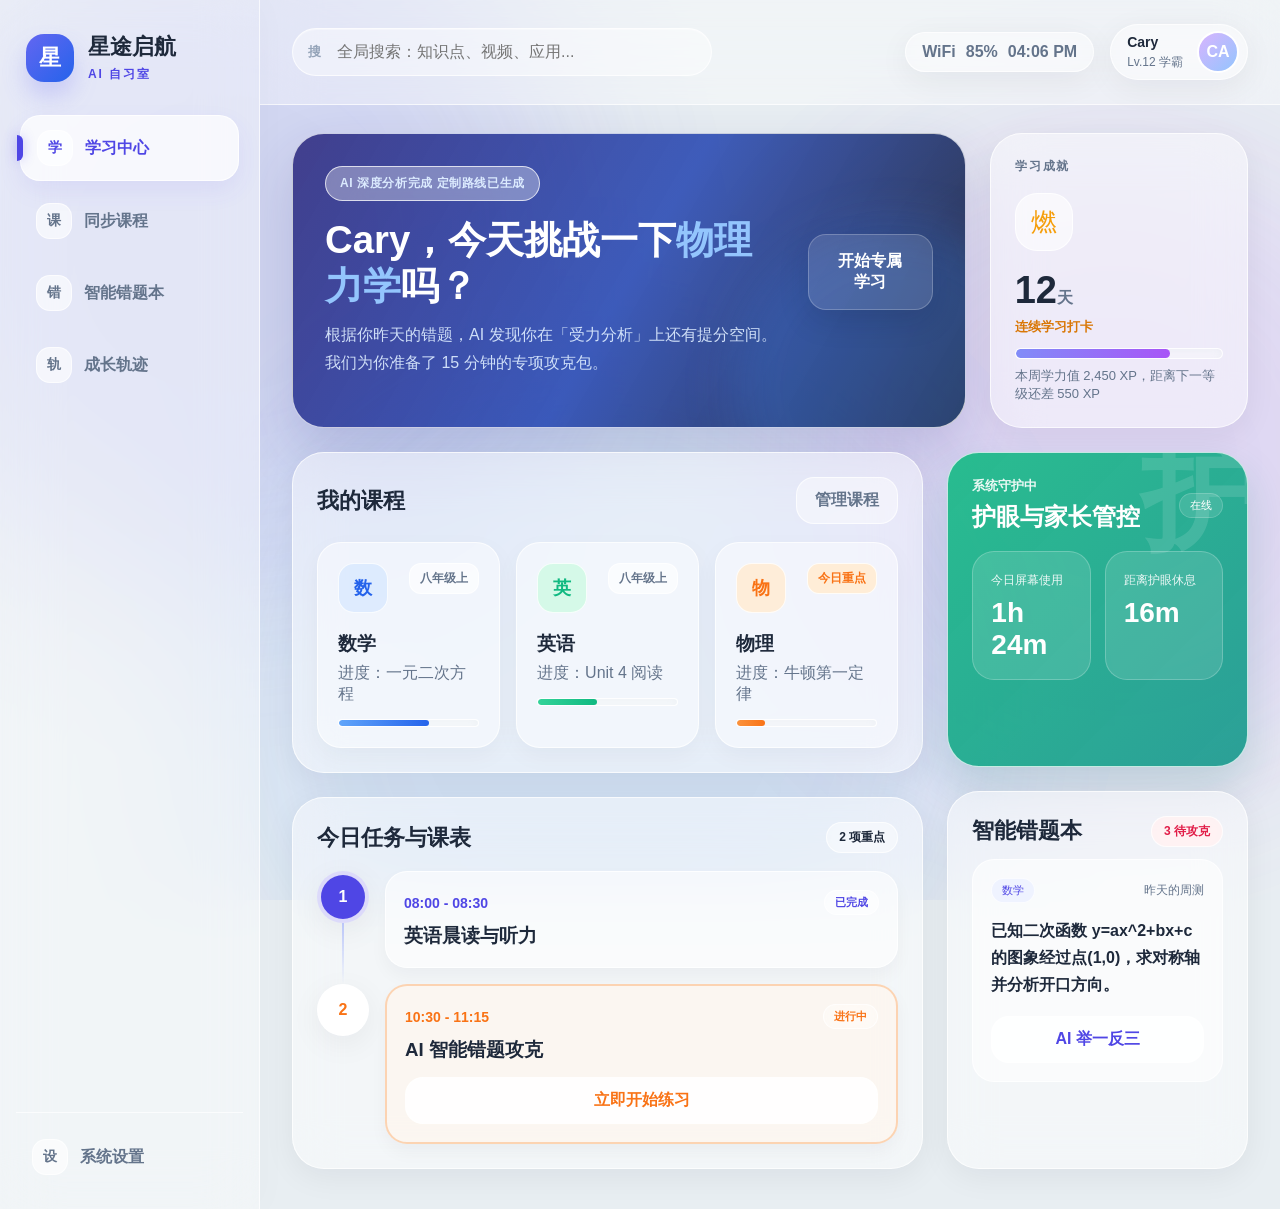
<file: index.html>
﻿<!DOCTYPE html>
<html lang="zh-CN">
  <head>
    <meta charset="UTF-8" />
    <meta name="viewport" content="width=device-width, initial-scale=1.0" />
    <title>星途启航 AI 自习室</title>
    <style>
      :root {
        --bg: #e8eef2;
        --panel: rgba(255, 255, 255, 0.48);
        --line: rgba(255, 255, 255, 0.68);
        --text: #1e293b;
        --muted: #64748b;
        --primary: #4f46e5;
        --blue: #2563eb;
        --emerald: #10b981;
        --orange: #f97316;
        --radius-xl: 24px;
        --radius-2xl: 32px;
        --radius-pill: 999px;
        --shadow-soft: 0 8px 32px rgba(15, 23, 42, 0.06);
        --shadow-strong: 0 18px 48px rgba(30, 41, 59, 0.12);
        --transition: 220ms ease;
        --sidebar-width: 260px;
      }

      /* 已同步项目现有 CSS 风格：复用浅灰背景、玻璃拟态面板、圆角卡片和靛蓝主色。 */
      * { box-sizing: border-box; }
      html, body { margin: 0; min-height: 100%; }
      body {
        min-height: 100vh;
        font-family: "Inter", "PingFang SC", "Microsoft YaHei", sans-serif;
        color: var(--text);
        background: var(--bg);
      }
      button, input { font: inherit; }
      .app-shell { position: relative; display: flex; min-height: 100vh; overflow: hidden; }
      .ambient { position: fixed; inset: 0; pointer-events: none; overflow: hidden; }
      .blob { position: absolute; border-radius: 50%; filter: blur(90px); opacity: .75; animation: drift 18s ease-in-out infinite; }
      .blob.one { top: -12%; left: -10%; width: 44rem; height: 44rem; background: rgba(99, 102, 241, .22); }
      .blob.two { top: 16%; right: -12%; width: 40rem; height: 40rem; background: rgba(168, 85, 247, .2); animation-delay: -4s; }
      .blob.three { bottom: -20%; left: 18%; width: 46rem; height: 46rem; background: rgba(59, 130, 246, .18); animation-delay: -8s; }
      @keyframes drift {
        0%, 100% { transform: translate3d(0, 0, 0) scale(1); }
        50% { transform: translate3d(24px, -18px, 0) scale(1.08); }
      }

      .sidebar {
        position: relative; z-index: 2; width: var(--sidebar-width); padding: 20px 16px;
        border-right: 1px solid var(--line); background: rgba(255,255,255,.4); backdrop-filter: blur(28px);
        box-shadow: 4px 0 32px rgba(0,0,0,.02); display: flex; flex-direction: column; gap: 16px;
      }
      .brand { display: flex; align-items: center; gap: 14px; padding: 12px 10px; }
      .brand-mark, .icon-badge { display: inline-flex; align-items: center; justify-content: center; flex-shrink: 0; }
      .brand-mark {
        width: 48px; height: 48px; border-radius: 18px; color: #fff; font-size: 22px; font-weight: 700;
        background: linear-gradient(135deg, #6366f1, #2563eb); box-shadow: 0 14px 24px rgba(99,102,241,.24);
      }
      .brand-title { margin: 0; font-size: 22px; font-weight: 800; }
      .brand-subtitle { margin: 4px 0 0; color: var(--primary); font-size: 12px; font-weight: 700; letter-spacing: .16em; text-transform: uppercase; }
      .nav { display: flex; flex-direction: column; gap: 8px; padding: 4px; }
      .nav-btn, .ghost-btn, .primary-btn, .secondary-btn, .tag-btn {
        border: 0; cursor: pointer; transition: all var(--transition);
      }
      .nav-btn {
        position: relative; display: flex; align-items: center; gap: 12px; width: 100%; padding: 14px 16px;
        color: var(--muted); background: transparent; border-radius: 20px; text-align: left;
      }
      .nav-btn:hover, .nav-btn.active { color: var(--primary); }
      .nav-btn.active {
        background: rgba(255,255,255,.72); border: 1px solid rgba(255,255,255,.82); box-shadow: 0 10px 24px rgba(79,70,229,.08);
      }
      .nav-btn.active::before {
        content: ""; position: absolute; left: -4px; top: 50%; width: 6px; height: 26px; border-radius: 0 999px 999px 0;
        background: var(--primary); transform: translateY(-50%); box-shadow: 0 0 12px rgba(79,70,229,.35);
      }
      .nav-label { font-weight: 700; }
      .icon-badge {
        width: 36px; height: 36px; border-radius: 14px; background: rgba(255,255,255,.6); border: 1px solid rgba(255,255,255,.7);
        font-size: 14px; font-weight: 800;
      }
      .sidebar-footer { margin-top: auto; border-top: 1px solid var(--line); padding-top: 12px; }

      .content { position: relative; z-index: 1; flex: 1; min-width: 0; display: flex; flex-direction: column; }
      .topbar {
        position: sticky; top: 0; z-index: 5; display: flex; align-items: center; justify-content: space-between; gap: 24px;
        padding: 24px 32px; border-bottom: 1px solid var(--line); background: rgba(255,255,255,.34); backdrop-filter: blur(28px);
      }
      .search-wrap { position: relative; width: min(420px, 100%); }
      .search-wrap input {
        width: 100%; padding: 14px 18px 14px 44px; border: 1px solid rgba(255,255,255,.72); border-radius: var(--radius-pill);
        background: rgba(255,255,255,.42); box-shadow: inset 0 1px 0 rgba(255,255,255,.35); outline: none; color: var(--text);
      }
      .search-wrap::before {
        content: "搜"; position: absolute; left: 16px; top: 50%; transform: translateY(-50%); color: #94a3b8; font-size: 13px; font-weight: 700;
      }
      .topbar-right { display: flex; align-items: center; gap: 16px; }
      .status-pill, .avatar-card, .hero-pill, .stat-chip, .mini-chip {
        border: 1px solid rgba(255,255,255,.72); background: rgba(255,255,255,.34); backdrop-filter: blur(18px);
      }
      .status-pill, .avatar-card { border-radius: var(--radius-pill); box-shadow: var(--shadow-soft); }
      .status-pill { padding: 10px 16px; color: var(--muted); font-weight: 700; display: flex; align-items: center; gap: 10px; }
      .avatar-card { display: flex; align-items: center; gap: 14px; padding: 6px 8px 6px 16px; }
      .avatar {
        width: 42px; height: 42px; border-radius: 50%; display: grid; place-items: center;
        background: linear-gradient(135deg, #d8b4fe, #93c5fd); color: #fff; font-weight: 800; font-size: 16px; border: 2px solid #fff;
      }
      .page-scroll { flex: 1; overflow: auto; padding: 28px 32px 40px; }
      .page { max-width: 1500px; margin: 0 auto; display: none; }
      .page.active { display: block; }
      .grid { display: grid; gap: 24px; }
      .dashboard-grid-top { grid-template-columns: 3fr 1.15fr; }
      .dashboard-grid-main { grid-template-columns: 2.1fr 1fr; }
      .card, .hero-card, .guardian-card {
        position: relative; overflow: hidden; border-radius: var(--radius-2xl); border: 1px solid rgba(255,255,255,.72); box-shadow: var(--shadow-soft);
      }
      .card { padding: 24px; background: var(--panel); backdrop-filter: blur(24px); }
      .hero-card {
        padding: 32px; background: linear-gradient(120deg, rgba(49,46,129,.9), rgba(30,64,175,.84), rgba(15,23,42,.88));
        color: #fff; box-shadow: 0 24px 56px rgba(49,46,129,.18);
      }
      .hero-card::after {
        content: ""; position: absolute; inset: auto -90px -120px auto; width: 320px; height: 320px; border-radius: 50%; background: rgba(59,130,246,.25); filter: blur(24px);
      }
      .hero-body { position: relative; z-index: 1; display: flex; align-items: center; justify-content: space-between; gap: 28px; }
      .hero-pill {
        display: inline-flex; align-items: center; gap: 8px; padding: 8px 14px; border-radius: var(--radius-pill);
        color: #dbeafe; font-size: 12px; font-weight: 800; letter-spacing: .05em; margin-bottom: 16px;
      }
      h1, h2, h3, p { margin: 0; }
      .hero-title { font-size: clamp(28px, 3vw, 42px); line-height: 1.2; margin-bottom: 12px; }
      .hero-title span { color: #93c5fd; }
      .hero-desc { max-width: 620px; color: rgba(219,234,254,.92); line-height: 1.75; }
      .primary-btn, .secondary-btn, .ghost-btn, .tag-btn { border-radius: 18px; font-weight: 800; }
      .primary-btn {
        padding: 16px 26px; color: #fff; background: rgba(255,255,255,.12); border: 1px solid rgba(255,255,255,.22);
        box-shadow: 0 10px 30px rgba(15,23,42,.15);
      }
      .primary-btn:hover, .secondary-btn:hover, .ghost-btn:hover, .tag-btn:hover { transform: translateY(-1px); }
      .secondary-btn { padding: 12px 18px; color: var(--primary); background: rgba(255,255,255,.8); border: 1px solid rgba(255,255,255,.84); }
      .ghost-btn { padding: 12px 18px; color: var(--muted); background: rgba(255,255,255,.44); border: 1px solid rgba(255,255,255,.72); }
      .tag-btn { padding: 8px 14px; color: var(--muted); background: rgba(255,255,255,.5); border: 1px solid rgba(255,255,255,.75); font-size: 13px; }
      .tag-btn.active { color: var(--primary); background: rgba(255,255,255,.88); }
      .section-head, .row-between { display: flex; align-items: center; justify-content: space-between; gap: 16px; }
      .section-title { font-size: 22px; font-weight: 800; }
      .muted { color: var(--muted); }
      .achievement { display: flex; flex-direction: column; justify-content: center; min-height: 100%; }
      .achievement-mark {
        width: 58px; height: 58px; border-radius: 22px; background: rgba(255,255,255,.58); display: grid; place-items: center;
        color: #f59e0b; font-size: 26px; border: 1px solid rgba(255,255,255,.8); margin: 18px 0;
      }
      .achievement-number { font-size: 38px; font-weight: 900; }
      .achievement-number small, .metric strong small { font-size: 16px; color: var(--muted); }
      .progress-track, .micro-track {
        width: 100%; overflow: hidden; background: rgba(255,255,255,.56); border: 1px solid rgba(255,255,255,.74);
        box-shadow: inset 0 2px 10px rgba(148,163,184,.12);
      }
      .progress-track { height: 11px; border-radius: var(--radius-pill); margin: 12px 0 8px; }
      .micro-track { height: 8px; border-radius: var(--radius-pill); }
      .progress-fill, .micro-fill { height: 100%; border-radius: inherit; }
      .progress-fill { width: 75%; background: linear-gradient(90deg, #818cf8, #a855f7); }
      .course-grid, .stats-grid, .timeline, .usage-list, .growth-layout, .guardian-stats { display: grid; }
      .course-grid { grid-template-columns: repeat(3, minmax(0, 1fr)); gap: 16px; }
      .course-card {
        padding: 20px; border-radius: 24px; background: rgba(255,255,255,.46); border: 1px solid rgba(255,255,255,.72); box-shadow: 0 8px 24px rgba(15,23,42,.04);
      }
      .course-head { display: flex; justify-content: space-between; align-items: flex-start; gap: 12px; margin-bottom: 18px; }
      .course-icon {
        width: 50px; height: 50px; border-radius: 16px; display: grid; place-items: center; font-size: 18px; font-weight: 900;
        border: 1px solid rgba(255,255,255,.8); background: rgba(255,255,255,.62);
      }
      .course-meta {
        padding: 6px 10px; border-radius: 12px; font-size: 12px; font-weight: 800; background: rgba(255,255,255,.64);
        border: 1px solid rgba(255,255,255,.8); color: var(--muted);
      }
      .course-card.math .course-icon, .course-card.math .micro-fill { color: var(--blue); background: rgba(219,234,254,.88); }
      .course-card.math .micro-fill { width: 65%; background: linear-gradient(90deg, #60a5fa, #2563eb); }
      .course-card.english .course-icon, .course-card.english .micro-fill { color: var(--emerald); background: rgba(209,250,229,.88); }
      .course-card.english .micro-fill { width: 42%; background: linear-gradient(90deg, #34d399, #10b981); }
      .course-card.physics .course-icon, .course-card.physics .micro-fill { color: var(--orange); background: rgba(255,237,213,.9); }
      .course-card.physics .micro-fill { width: 20%; background: linear-gradient(90deg, #fb923c, #f97316); }
      .timeline { gap: 16px; margin-top: 18px; }
      .timeline-item { position: relative; display: grid; grid-template-columns: 52px 1fr; gap: 16px; align-items: start; }
      .timeline-item::before {
        content: ""; position: absolute; left: 25px; top: 52px; bottom: -16px; width: 2px;
        background: linear-gradient(180deg, rgba(165,180,252,.7), rgba(255,255,255,0));
      }
      .timeline-item:last-child::before { display: none; }
      .timeline-dot {
        width: 52px; height: 52px; border-radius: 50%; border: 4px solid rgba(255,255,255,.8);
        display: grid; place-items: center; font-weight: 900; box-shadow: var(--shadow-soft);
      }
      .timeline-dot.done { background: var(--primary); color: #fff; }
      .timeline-dot.live { background: #fff; color: var(--orange); }
      .timeline-content {
        padding: 18px; border-radius: 22px; border: 1px solid rgba(255,255,255,.8); background: rgba(255,255,255,.54); box-shadow: 0 8px 18px rgba(15,23,42,.04);
      }
      .timeline-content.live { border: 2px solid rgba(251,146,60,.35); background: rgba(255,247,237,.68); }
      .timeline-meta { display: flex; align-items: center; justify-content: space-between; gap: 12px; margin-bottom: 8px; font-size: 14px; font-weight: 800; }
      .mini-chip, .stat-chip { display: inline-flex; align-items: center; justify-content: center; border-radius: var(--radius-pill); }
      .mini-chip { padding: 4px 10px; font-size: 11px; color: var(--primary); }
      .stat-chip { padding: 6px 12px; font-size: 12px; font-weight: 800; }
      .guardian-card {
        padding: 24px; color: #fff; cursor: pointer; background: linear-gradient(135deg, rgba(16,185,129,.88), rgba(13,148,136,.86)); box-shadow: 0 20px 42px rgba(15,118,110,.18);
      }
      .guardian-card::after { content: "护"; position: absolute; right: -14px; top: -18px; font-size: 120px; line-height: 1; opacity: .12; font-weight: 900; }
      .guardian-stats { grid-template-columns: repeat(2, minmax(0, 1fr)); gap: 14px; margin-top: 18px; }
      .guardian-box { padding: 18px; border-radius: 22px; border: 1px solid rgba(255,255,255,.22); background: rgba(255,255,255,.12); }
      .guardian-box strong { display: block; margin-top: 8px; font-size: 28px; }
      .mistake-box { margin-top: 12px; padding: 18px; border-radius: 22px; background: rgba(255,255,255,.56); border: 1px solid rgba(255,255,255,.78); }
      .growth-header { display: flex; align-items: center; justify-content: space-between; gap: 18px; margin-bottom: 24px; }
      .growth-layout { grid-template-columns: 2fr 1fr; gap: 24px; }
      .chart-columns {
        display: grid; grid-template-columns: repeat(7, minmax(0, 1fr)); gap: 14px; align-items: end; height: 300px; margin-top: 24px;
      }
      .chart-item { display: flex; flex-direction: column; align-items: center; gap: 10px; }
      .chart-track {
        width: 100%; height: 100%; display: flex; align-items: end; padding: 0 4px; border-radius: 20px 20px 14px 14px;
        background: rgba(255,255,255,.38); border: 1px solid rgba(255,255,255,.56);
      }
      .chart-bar { position: relative; width: 100%; height: var(--height); border-radius: 16px 16px 10px 10px; background: var(--bar, rgba(129,140,248,.52)); }
      .chart-bar.best::before {
        content: "优秀"; position: absolute; left: 50%; top: -32px; transform: translateX(-50%); padding: 4px 8px; border-radius: 999px;
        background: var(--primary); color: #fff; font-size: 11px; font-weight: 800;
      }
      .stats-grid { grid-template-columns: repeat(3, minmax(0, 1fr)); gap: 16px; margin-top: 24px; padding-top: 24px; border-top: 1px solid rgba(255,255,255,.6); }
      .metric strong { display: block; font-size: 36px; font-weight: 900; margin-top: 8px; }
      .usage-list { gap: 18px; }
      .usage-item-head { display: flex; align-items: center; justify-content: space-between; font-size: 14px; font-weight: 800; margin-bottom: 8px; }
      .usage-fill.orange { width: 60%; background: linear-gradient(90deg, #fb923c, #f97316); }
      .usage-fill.blue { width: 30%; background: linear-gradient(90deg, #60a5fa, #2563eb); }
      .usage-fill.green { width: 10%; background: linear-gradient(90deg, #34d399, #10b981); }
      .summary-card { background: linear-gradient(135deg, rgba(238,242,255,.88), rgba(243,232,255,.84)); }
      .summary-ghost { position: absolute; right: 14px; top: 8px; font-size: 86px; font-weight: 900; opacity: .08; color: var(--primary); }
      .modal { position: fixed; inset: 0; z-index: 20; display: none; align-items: center; justify-content: center; padding: 20px; }
      .modal.open { display: flex; }
      .modal-backdrop { position: absolute; inset: 0; background: rgba(15,23,42,.4); backdrop-filter: blur(10px); }
      .modal-card {
        position: relative; width: min(420px, 100%); padding: 32px; border-radius: var(--radius-2xl); background: #fff; box-shadow: var(--shadow-strong);
      }
      .modal-icon {
        width: 64px; height: 64px; margin: 0 auto 18px; border-radius: 50%; display: grid; place-items: center;
        background: rgba(16,185,129,.16); color: var(--emerald); font-size: 28px; font-weight: 900;
      }
      .modal-card h3, .modal-card p { text-align: center; }
      .modal-card p { margin-top: 8px; color: var(--muted); }
      .password-input {
        width: 100%; margin-top: 22px; padding: 14px 16px; border-radius: 18px; border: 1px solid #e2e8f0;
        background: #f8fafc; text-align: center; letter-spacing: .35em; outline: none;
      }
      .modal-actions { display: grid; grid-template-columns: repeat(2, minmax(0, 1fr)); gap: 12px; margin-top: 20px; }

      @media (max-width: 1180px) {
        .dashboard-grid-top, .dashboard-grid-main, .growth-layout, .course-grid { grid-template-columns: 1fr; }
        .hero-body, .growth-header, .section-head, .row-between, .topbar { flex-direction: column; align-items: stretch; }
      }
      @media (max-width: 900px) {
        .app-shell { flex-direction: column; }
        .sidebar { width: 100%; border-right: 0; border-bottom: 1px solid var(--line); }
        .nav { display: grid; grid-template-columns: repeat(2, minmax(0, 1fr)); }
        .page-scroll, .topbar { padding-left: 18px; padding-right: 18px; }
        .stats-grid, .guardian-stats, .modal-actions { grid-template-columns: 1fr; }
        .chart-columns { gap: 8px; height: 240px; }
      }
    </style>
  </head>
  <body>
    <div class="ambient">
      <div class="blob one"></div>
      <div class="blob two"></div>
      <div class="blob three"></div>
    </div>

    <div class="app-shell">
      <aside class="sidebar">
        <div class="brand">
          <div class="brand-mark">星</div>
          <div>
            <p class="brand-title">星途启航</p>
            <p class="brand-subtitle">AI 自习室</p>
          </div>
        </div>

        <nav class="nav">
          <button class="nav-btn active" data-view="dashboard"><span class="icon-badge">学</span><span class="nav-label">学习中心</span></button>
          <button class="nav-btn" data-view="subjects"><span class="icon-badge">课</span><span class="nav-label">同步课程</span></button>
          <button class="nav-btn" data-view="mistakes"><span class="icon-badge">错</span><span class="nav-label">智能错题本</span></button>
          <button class="nav-btn" data-view="growth"><span class="icon-badge">轨</span><span class="nav-label">成长轨迹</span></button>
        </nav>

        <div class="sidebar-footer">
          <button class="nav-btn"><span class="icon-badge">设</span><span class="nav-label">系统设置</span></button>
        </div>
      </aside>

      <main class="content">
        <header class="topbar">
          <div class="search-wrap">
            <input type="text" placeholder="全局搜索：知识点、视频、应用..." />
          </div>
          <div class="topbar-right">
            <div class="status-pill"><span>WiFi</span><span>85%</span><span id="clock">10:42 AM</span></div>
            <div class="avatar-card">
              <div>
                <p style="font-size:14px;font-weight:800;">Cary</p>
                <p class="muted" style="font-size:12px;margin-top:4px;">Lv.12 学霸</p>
              </div>
              <div class="avatar">CA</div>
            </div>
          </div>
        </header>

        <div class="page-scroll">
          <section class="page active" id="dashboard-page">
            <div class="grid dashboard-grid-top">
              <div class="hero-card">
                <div class="hero-body">
                  <div>
                    <div class="hero-pill">AI 深度分析完成  定制路线已生成</div>
                    <h1 class="hero-title">Cary，今天挑战一下<span>物理力学</span>吗？</h1>
                    <p class="hero-desc">根据你昨天的错题，AI 发现你在「受力分析」上还有提分空间。我们为你准备了 15 分钟的专项攻克包。</p>
                  </div>
                  <button class="primary-btn">开始专属学习</button>
                </div>
              </div>

              <div class="card achievement">
                <p class="muted" style="font-size:12px;font-weight:800;letter-spacing:.16em;text-transform:uppercase;">学习成就</p>
                <div class="achievement-mark">燃</div>
                <div class="achievement-number">12<small>天</small></div>
                <p style="margin-top:6px;color:#d97706;font-size:13px;font-weight:800;">连续学习打卡</p>
                <div class="progress-track"><div class="progress-fill"></div></div>
                <p class="muted" style="font-size:13px;">本周学力值 2,450 XP，距离下一等级还差 550 XP</p>
              </div>
            </div>

            <div class="grid dashboard-grid-main" style="margin-top:24px;">
              <div class="grid" style="gap:24px;">
                <div class="card">
                  <div class="section-head">
                    <h2 class="section-title">我的课程</h2>
                    <button class="ghost-btn">管理课程</button>
                  </div>
                  <div class="course-grid" style="margin-top:18px;">
                    <article class="course-card math">
                      <div class="course-head"><div class="course-icon">数</div><span class="course-meta">八年级上</span></div>
                      <h3>数学</h3>
                      <p class="muted" style="margin-top:6px;margin-bottom:14px;">进度：一元二次方程</p>
                      <div class="micro-track"><div class="micro-fill"></div></div>
                    </article>
                    <article class="course-card english">
                      <div class="course-head"><div class="course-icon">英</div><span class="course-meta">八年级上</span></div>
                      <h3>英语</h3>
                      <p class="muted" style="margin-top:6px;margin-bottom:14px;">进度：Unit 4 阅读</p>
                      <div class="micro-track"><div class="micro-fill"></div></div>
                    </article>
                    <article class="course-card physics">
                      <div class="course-head"><div class="course-icon">物</div><span class="course-meta" style="color:var(--orange);background:rgba(255,237,213,.95);">今日重点</span></div>
                      <h3>物理</h3>
                      <p class="muted" style="margin-top:6px;margin-bottom:14px;">进度：牛顿第一定律</p>
                      <div class="micro-track"><div class="micro-fill"></div></div>
                    </article>
                  </div>
                </div>

                <div class="card">
                  <div class="section-head">
                    <h2 class="section-title">今日任务与课表</h2>
                    <span class="stat-chip">2 项重点</span>
                  </div>
                  <div class="timeline">
                    <div class="timeline-item">
                      <div class="timeline-dot done">1</div>
                      <div class="timeline-content">
                        <div class="timeline-meta"><span style="color:var(--primary);">08:00 - 08:30</span><span class="mini-chip">已完成</span></div>
                        <h3>英语晨读与听力</h3>
                      </div>
                    </div>
                    <div class="timeline-item">
                      <div class="timeline-dot live">2</div>
                      <div class="timeline-content live">
                        <div class="timeline-meta"><span style="color:var(--orange);">10:30 - 11:15</span><span class="mini-chip" style="color:var(--orange);">进行中</span></div>
                        <h3>AI 智能错题攻克</h3>
                        <button class="secondary-btn" style="margin-top:14px;width:100%;background:rgba(255,255,255,.88);color:var(--orange);">立即开始练习</button>
                      </div>
                    </div>
                  </div>
                </div>
              </div>

              <div class="grid" style="gap:24px;">
                <div class="guardian-card" id="open-growth-card">
                  <div class="row-between">
                    <div>
                      <p style="font-size:13px;font-weight:800;opacity:.9;">系统守护中</p>
                      <h2 style="font-size:24px;margin-top:6px;">护眼与家长管控</h2>
                    </div>
                    <span class="mini-chip" style="color:#fff;background:rgba(255,255,255,.12);border-color:rgba(255,255,255,.18);">在线</span>
                  </div>
                  <div class="guardian-stats">
                    <div class="guardian-box"><span style="font-size:12px;opacity:.9;">今日屏幕使用</span><strong>1h 24m</strong></div>
                    <div class="guardian-box"><span style="font-size:12px;opacity:.9;">距离护眼休息</span><strong>16m</strong></div>
                  </div>
                </div>

                <div class="card">
                  <div class="section-head">
                    <h2 class="section-title">智能错题本</h2>
                    <span class="stat-chip" style="color:#e11d48;background:rgba(255,241,242,.92);">3 待攻克</span>
                  </div>
                  <div class="mistake-box">
                    <div class="row-between"><span class="mini-chip" style="background:rgba(238,242,255,.9);">数学</span><span class="muted" style="font-size:12px;">昨天的周测</span></div>
                    <p style="margin:14px 0 18px;line-height:1.7;font-weight:700;">已知二次函数 y=ax^2+bx+c 的图象经过点(1,0)，求对称轴并分析开口方向。</p>
                    <button class="secondary-btn" style="width:100%;">AI 举一反三</button>
                  </div>
                </div>
              </div>
            </div>
          </section>

          <section class="page" id="growth-page">
            <div class="growth-header">
              <div>
                <h1 class="section-title" style="font-size:34px;">成长轨迹</h1>
                <p class="muted" style="margin-top:8px;">全面掌握 Cary 的学习情况与设备使用健康</p>
              </div>
              <button class="secondary-btn" id="open-parent-modal">家长高级设置</button>
            </div>

            <div class="growth-layout">
              <div class="card">
                <div class="section-head">
                  <h2 class="section-title">本周学情走势</h2>
                  <div style="display:flex;gap:8px;flex-wrap:wrap;">
                    <button class="tag-btn active">数学</button>
                    <button class="tag-btn">英语</button>
                    <button class="tag-btn">物理</button>
                  </div>
                </div>
                <div class="chart-columns">
                  <div class="chart-item"><div class="chart-track"><div class="chart-bar" style="--height:30%;"></div></div><span class="muted">周一</span></div>
                  <div class="chart-item"><div class="chart-track"><div class="chart-bar" style="--height:45%;"></div></div><span class="muted">周二</span></div>
                  <div class="chart-item"><div class="chart-track"><div class="chart-bar" style="--height:60%;"></div></div><span class="muted">周三</span></div>
                  <div class="chart-item"><div class="chart-track"><div class="chart-bar" style="--height:40%;"></div></div><span class="muted">周四</span></div>
                  <div class="chart-item"><div class="chart-track"><div class="chart-bar" style="--height:75%;"></div></div><span class="muted">周五</span></div>
                  <div class="chart-item"><div class="chart-track"><div class="chart-bar best" style="--height:85%;--bar:linear-gradient(180deg,#818cf8,#8b5cf6);"></div></div><span class="muted">周六</span></div>
                  <div class="chart-item"><div class="chart-track"><div class="chart-bar" style="--height:50%;"></div></div><span class="muted">周日</span></div>
                </div>
                <div class="stats-grid">
                  <div class="metric"><span class="muted">平均正确率</span><strong>86<small>%</small></strong></div>
                  <div class="metric"><span class="muted">学习总时长</span><strong>14<small>h</small></strong></div>
                  <div class="metric"><span class="muted">掌握知识点</span><strong>24<small>个</small></strong></div>
                </div>
              </div>

              <div class="grid" style="gap:24px;">
                <div class="card">
                  <h2 class="section-title" style="font-size:20px;margin-bottom:18px;">应用使用时长（今日）</h2>
                  <div class="usage-list">
                    <div><div class="usage-item-head"><span>AI 错题本</span><span>45 分钟</span></div><div class="micro-track"><div class="micro-fill usage-fill orange"></div></div></div>
                    <div><div class="usage-item-head"><span>数学同步课</span><span>20 分钟</span></div><div class="micro-track"><div class="micro-fill usage-fill blue"></div></div></div>
                    <div><div class="usage-item-head"><span>英汉词典</span><span>10 分钟</span></div><div class="micro-track"><div class="micro-fill usage-fill green"></div></div></div>
                  </div>
                </div>

                <div class="card summary-card">
                  <div class="summary-ghost">AI</div>
                  <h2 class="section-title" style="font-size:20px;margin-bottom:14px;">AI 学情总结</h2>
                  <p style="position:relative;z-index:1;line-height:1.8;color:#312e81;">Cary 本周在数学二次函数板块进步显著，错误率下降了 40%。但在英语阅读长难句分析上停留时间较长，建议周末进行一次英语专项阅读训练。</p>
                  <button class="secondary-btn" style="margin-top:18px;">生成详细报告给家长</button>
                </div>
              </div>
            </div>
          </section>
        </div>
      </main>
    </div>

    <div class="modal" id="parent-modal">
      <div class="modal-backdrop" data-close-modal="true"></div>
      <div class="modal-card">
        <div class="modal-icon">护</div>
        <h3>请输入家长密码</h3>
        <p>为了保护设备设置，请验证家长身份</p>
        <input class="password-input" type="password" placeholder="输入 6 位密码" maxlength="6" />
        <div class="modal-actions">
          <button class="ghost-btn" data-close-modal="true">取消</button>
          <button class="secondary-btn" id="confirm-parent-modal" style="background:var(--emerald);color:#fff;">确认</button>
        </div>
      </div>
    </div>

    <script>
      const navButtons = Array.from(document.querySelectorAll('.nav-btn[data-view]'));
      const pages = {
        dashboard: document.getElementById('dashboard-page'),
        growth: document.getElementById('growth-page')
      };
      const parentModal = document.getElementById('parent-modal');
      const openParentModal = document.getElementById('open-parent-modal');
      const openGrowthCard = document.getElementById('open-growth-card');
      const confirmParentModal = document.getElementById('confirm-parent-modal');
      const closeModalNodes = document.querySelectorAll('[data-close-modal="true"]');
      const clockNode = document.getElementById('clock');

      function setView(view) {
        const target = view === 'growth' ? 'growth' : 'dashboard';
        navButtons.forEach((button) => {
          button.classList.toggle('active', button.dataset.view === target);
        });
        pages.dashboard.classList.toggle('active', target === 'dashboard');
        pages.growth.classList.toggle('active', target === 'growth');
      }

      function openModal() { parentModal.classList.add('open'); }
      function closeModal() { parentModal.classList.remove('open'); }

      function updateClock() {
        if (!clockNode) return;
        const now = new Date();
        clockNode.textContent = now.toLocaleTimeString('en-US', { hour: '2-digit', minute: '2-digit' });
      }

      navButtons.forEach((button) => {
        button.addEventListener('click', () => {
          if (button.dataset.view === 'growth') {
            setView('growth');
            return;
          }
          setView('dashboard');
        });
      });

      openParentModal?.addEventListener('click', openModal);
      openGrowthCard?.addEventListener('click', () => setView('growth'));
      confirmParentModal?.addEventListener('click', () => {
        closeModal();
        setView('growth');
      });
      closeModalNodes.forEach((node) => node.addEventListener('click', closeModal));
      document.addEventListener('keydown', (event) => {
        if (event.key === 'Escape') closeModal();
      });

      updateClock();
      setInterval(updateClock, 30000);
      setView('dashboard');
    </script>
  </body>
</html>
</file>
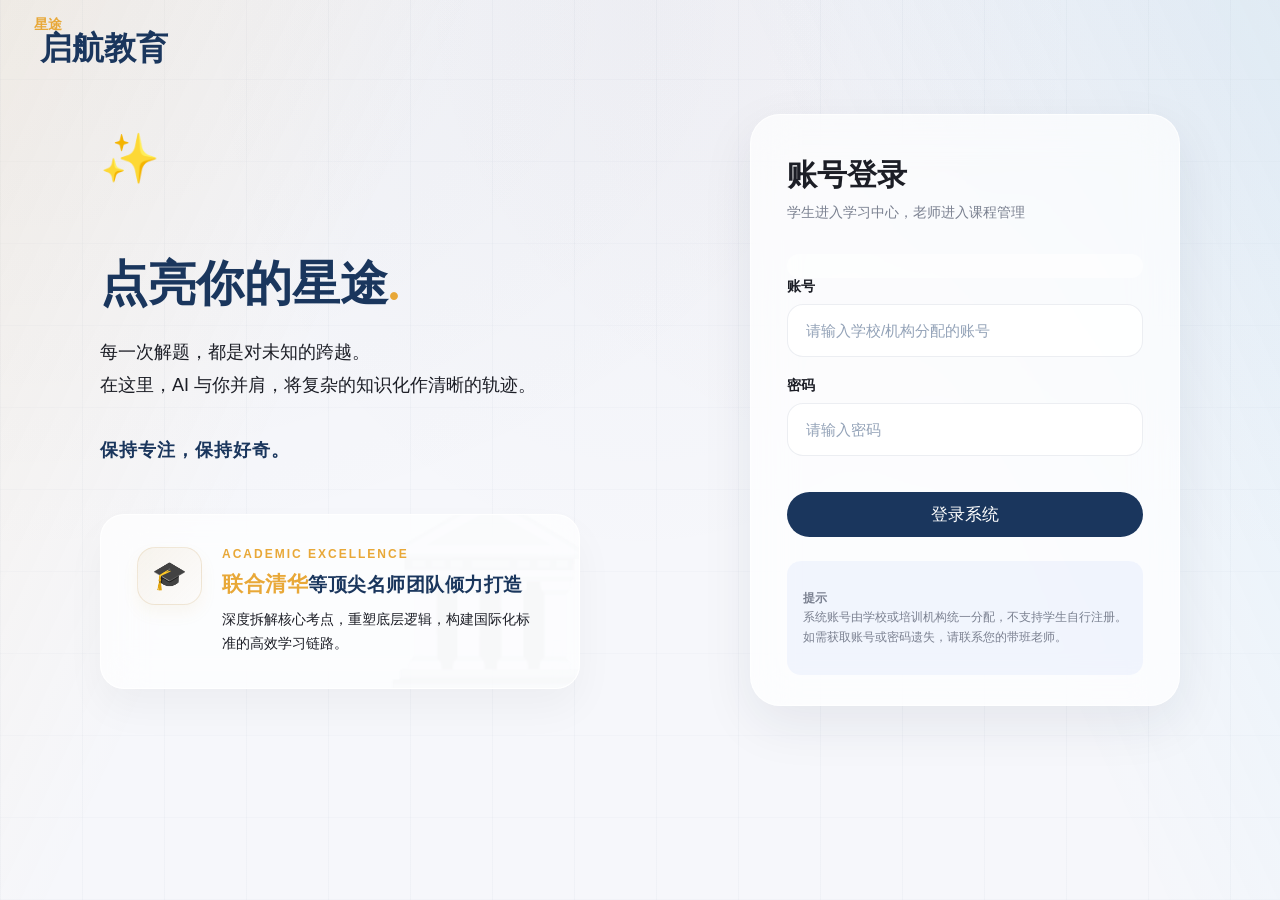
<file: login.html>
<!DOCTYPE html>
<html lang="zh-CN">
  <head>
    <meta charset="UTF-8" />
    <meta name="viewport" content="width=device-width, initial-scale=1.0" />
    <title>登录 - 星途启航 AI 自习室</title>
    <link rel="stylesheet" href="assets/app.css?v=20260713-06" />
</head>
  <body class="login-page" data-page="login">
    <div class="ambient">
      <div class="blob one"></div>
      <div class="blob two"></div>
      <div class="blob three"></div>
    </div>

    
    <div class="login-top-brand">
      <div class="brand-lockup">
  <span class="brand-kicker">星途</span>
  <span class="brand-title">启航教育</span>
</div>
    </div>

    <main class="login-stage">
        <section class="login-showcase">
          <div class="login-brand-area">
            <div class="sparkle-icon">✨</div>
            <h1 class="login-headline slide-up-1">
              点亮你的星途<span class="text-accent">.</span>
            </h1>
            <p class="login-copy slide-up-2">
              每一次解题，都是对未知的跨越。<br>
              在这里，AI 与你并肩，将复杂的知识化作清晰的轨迹。<br><br>
              <span class="login-copy-emphasis">保持专注，保持好奇。</span>
            </p>

            <div class="premium-tsinghua-card slide-up-3">
              <div class="premium-watermark">🏛️</div>
              
              <div class="premium-card-content">
                <div class="premium-icon-box">
                  <span class="premium-icon">🎓</span>
                </div>
                <div>
                  <div class="premium-label">Academic Excellence</div>
                  <h2 class="premium-title">
                    <span class="premium-title-accent">联合清华</span>等顶尖名师团队倾力打造
                  </h2>
                  <p class="premium-desc">
                    深度拆解核心考点，重塑底层逻辑，构建国际化标准的高效学习链路。
                  </p>
                </div>
              </div>
            </div>
          </div>
        </section>

      <section class="login-container">
        <div class="login-card-header">
          <h2 class="login-card-title">账号登录</h2>
          <p class="login-card-subtitle">学生进入学习中心，老师进入课程管理</p>
        </div>

        
        <form action="/api/login" method="POST" id="login-form">
          <div id="login-error" class="feedback-box" role="alert"></div>
          <script>
            const params = new URLSearchParams(window.location.search);
            const loginError = document.getElementById('login-error');
            if (params.get('error') === '1') {
              loginError.textContent = '账号或密码不匹配，请联系老师。';
              loginError.className = 'feedback-box is-error';
            }
            if (params.get('expired') === '1') {
              loginError.textContent = '账号使用期限已结束，请联系老师续期。';
              loginError.className = 'feedback-box is-error';
            }
          </script>

          <div class="form-group slide-up-3">
            <label class="form-label">账号</label>
            <input id="login-username" type="text" name="username" class="form-input" placeholder="请输入学校/机构分配的账号" required />
          </div>
          <div class="form-group slide-up-4">
            <label class="form-label">密码</label>
            <input id="login-password" type="password" name="password" class="form-input" placeholder="请输入密码" required />
          </div>
          <div class="slide-up-5">
            <button type="submit" class="submit-btn">登录系统</button>
          </div>
        </form>

        <div class="notice">
          <p><strong>提示</strong><br />系统账号由学校或培训机构统一分配，不支持学生自行注册。<br />如需获取账号或密码遗失，请联系您的带班老师。</p>
        </div>
      </section>
    </main>
    <script src="assets/app.js?v=20260713-06"></script>
  </body>
</html>
</file>
<file: assets/app.css>
:root {
  /* 高级渐变质感体系：冷白基底，融入星途品牌的活力色彩 */
  --bg-app: #F6F7FB; 
  --bg-sidebar: rgba(255, 255, 255, 0.65);
  --bg-card: rgba(255, 255, 255, 0.85);
  --bg-card-soft: rgba(255, 255, 255, 0.55);
  --bg-glass: rgba(255, 255, 255, 0.75);
  
  --text-main: #1C1E26; 
  --text-subtle: #7A8090; 
  --text-sidebar: #383C49;
  --text-sidebar-soft: #7A8090;
  
  --line: rgba(28, 30, 38, 0.06);
  
  /* 品牌色系强化：不再是死板的深灰，加入深海蓝与紫晶高光 */
  --primary: #1A365D;
  --primary-strong: #4F46E5; /* 增加活力靛蓝 */
  --accent: #E8A838; /* 更年轻的星辉金 */
  --purple: #8B5CF6;
  --emerald: #10B981;
  --danger: #EF4444;
  --orange: #F59E0B;
  --sky: #0EA5E9; /* 新增天青色点缀 */

  --shadow-card: 0 16px 40px rgba(28, 30, 38, 0.05);
  --shadow-soft: 0 8px 24px rgba(28, 30, 38, 0.03);
  
  --radius-xl: 24px;
  --radius-lg: 18px;
  --radius-md: 14px;
  --transition-base: 300ms cubic-bezier(0.2, 0, 0, 1);
  --font-ui: "Inter", "PingFang SC", "Microsoft YaHei", sans-serif;
}

* {
  box-sizing: border-box;
}

html,
body {
  margin: 0;
  min-height: 100%;
  background: var(--bg-app);
  background-image: radial-gradient(at 0% 0%, hsla(253,16%,7%,0.03) 0, transparent 50%), 
                    radial-gradient(at 50% 0%, hsla(225,39%,30%,0.03) 0, transparent 50%), 
                    radial-gradient(at 100% 0%, hsla(339,49%,30%,0.03) 0, transparent 50%);
  color: var(--text-main);
  font-family: var(--font-ui);
}

body {
  position: relative;
  overflow: hidden;
}

a {
  color: inherit;
  text-decoration: none;
}

button,
input,
select,
textarea {
  font: inherit;
}

button {
  border: 0;
  cursor: pointer;
}

.ambient {
  position: fixed;
  inset: 0;
  overflow: hidden;
  pointer-events: none;
}

.blob {
  position: absolute;
  border-radius: 999px;
  filter: blur(10px);
  opacity: 0.22;
  animation: breathe 8s infinite ease-in-out alternate;
}

@keyframes breathe {
  0% { transform: scale(1) translate(0, 0); opacity: 0.22; }
  50% { transform: scale(1.08) translate(15px, -15px); opacity: 0.3; }
  100% { transform: scale(1) translate(0, 0); opacity: 0.22; }
}

.blob-one {
  top: -12%;
  left: -10%;
  width: 44rem;
  height: 44rem;
  background: rgba(99, 102, 241, .22);
  animation-delay: 0s;
}

.blob-two {
  top: 16%;
  right: -12%;
  width: 40rem;
  height: 40rem;
  background: rgba(168, 85, 247, .2);
  animation-duration: 10s;
  animation-delay: -2s;
}

.blob-three {
  bottom: -20%;
  left: 18%;
  width: 46rem;
  height: 46rem;
  background: rgba(59, 130, 246, .18);
  animation-duration: 9s;
  animation-delay: -4s;
}

.page-shell {
  position: relative;
  z-index: 1;
  min-height: 100vh;
}

.login-layout {
  display: grid;
  grid-template-columns: minmax(0, 1.15fr) minmax(360px, 460px);
  align-items: center;
  gap: 28px;
  padding: 40px;
}

.app-layout {
  display: flex;
  min-height: 100vh;
}

.sidebar {
  display: flex;
  flex-direction: column;
  gap: 22px;
  padding: 28px 18px 20px;
  background: var(--bg-sidebar);
  backdrop-filter: blur(28px);
  border-right: 1px solid var(--line);
  box-shadow: 4px 0 32px rgba(0,0,0,.02);
  z-index: 2;
  position: sticky;
  top: 0;
  height: 100vh;
  width: 260px;
  flex-shrink: 0;
}

.content {
  flex: 1;
  min-width: 0;
  display: flex;
  flex-direction: column;
  position: relative;
  overflow: visible; /* Removing overflow: auto to allow window to scroll instead */
  max-height: 100vh;
  overflow-y: auto;
}

.content-inner {
  display: flex;
  flex-direction: column;
  gap: 20px;
}

.brand-badge {
  display: inline-flex;
  position: relative;
  flex-direction: column;
  color: var(--primary);
}

.brand-prefix {
  position: absolute;
  top: -12px;
  left: 0;
  color: var(--accent);
  font-size: 14px;
}

.brand-name {
  font-size: 30px;
  font-weight: 800;
  letter-spacing: 0;
}

.brand-stack {
  display: flex;
  flex-direction: column;
  justify-content: center;
}

.brand-lockup {
  position: relative;
  display: inline-block;
  color: var(--primary);
  font-family: "Playfair Display", serif;
  font-weight: 700;
  letter-spacing: 0;
}

.brand-kicker {
  position: absolute;
  top: -14px;
  left: -6px;
  color: var(--accent);
  font-size: 14px;
  line-height: 1;
}

.brand-title {
  font-size: 32px;
  line-height: 1;
}

.sidebar .brand-name {
  color: var(--bg-card);
}

.sidebar .brand-prefix {
  color: var(--accent);
}

.sidebar-subtitle {
  margin: 10px 0 0;
  color: var(--text-sidebar-soft);
  font-size: 14px;
}

.nav-list {
  display: flex;
  flex-direction: column;
  gap: 10px;
}

.nav-item {
  display: flex;
  align-items: center;
  gap: 12px;
  padding: 14px 16px;
  border-radius: var(--radius-md);
  color: var(--text-sidebar);
  transition: background var(--transition-base), transform var(--transition-base);
}

.nav-item:hover,
.nav-item.is-active {
  background: rgba(255, 255, 255, 0.1);
  transform: translateX(2px);
}

.card, .hero-card, .guardian-card {
  position: relative;
  overflow: hidden;
  border-radius: var(--radius-lg);
  border: 1px solid rgba(0,0,0,.08);
  box-shadow: none;
  transition: var(--transition-base);
}
.card { padding: 24px; background: #fff; }

.glass-card {
  background: var(--bg-glass);
  backdrop-filter: blur(20px);
}

.grid {
  display: grid;
  gap: 18px;
}

.grid-2 {
  grid-template-columns: repeat(2, minmax(0, 1fr));
}

.grid-3 {
  grid-template-columns: repeat(3, minmax(0, 1fr));
}

.topbar {
  display: flex;
  justify-content: space-between;
  align-items: center;
  gap: 16px;
  background: rgba(255, 255, 255, 0.34);
  backdrop-filter: blur(28px);
  -webkit-backdrop-filter: blur(28px);
  padding: 16px 28px;
  border-bottom: 1px solid var(--line);
  position: sticky;
  top: 0;
  z-index: 50;
}

.eyebrow {
  margin: 0 0 8px;
  color: var(--text-subtle);
  font-size: 13px;
  text-transform: uppercase;
  letter-spacing: 0;
}

/* Typography */
.page-title {
  margin: 0;
  font-size: 38px;
  font-weight: 800;
  line-height: 1.2;
}

.section-title {
  font-size: 22px;
  font-weight: 800;
  margin: 0;
}

.helper-text {
  margin: 0;
  color: var(--text-subtle);
  line-height: 1.7;
}

.hero-card {
  padding: 32px; background: #fafafc;
  color: var(--text-main);
  border: 1px solid rgba(0,0,0,.08);
  box-shadow: none;
}

.hero-card::after {
  content: "";
  position: absolute;
  inset: auto -90px -120px auto;
  width: 320px;
  height: 320px;
  border-radius: 50%;
  background: rgba(197, 160, 89, 0.15);
  filter: blur(32px);
}

.hero-pill {
  display: inline-flex;
  align-items: center;
  gap: 8px;
  padding: 8px 14px;
  border-radius: 999px;
  color: var(--primary);
  background: rgba(0, 102, 204, 0.1);
  border: 1px solid rgba(0, 102, 204, 0.2);
  font-size: 12px;
  font-weight: 800;
  letter-spacing: 0;
  margin-bottom: 16px;
}

.account-access-status {
  display: inline-flex;
  margin: 14px 0 0;
  padding: 8px 12px;
  border-radius: 12px;
  color: #047857;
  background: rgba(16, 185, 129, 0.10);
  font-size: 13px;
  font-weight: 700;
}

.hero-title {
  margin: 0;
  font-size: 36px;
  line-height: 1.35;
}

.hero-copy {
  margin: 14px 0 0;
  color: var(--text-subtle);
  line-height: 1.8;
}

.stats-grid {
  display: grid;
  grid-template-columns: repeat(3, minmax(0, 1fr));
  gap: 16px;
}

.stat-label {
  margin: 0;
  color: var(--text-subtle);
  font-size: 14px;
}

.stat-value {
  margin: 12px 0 0;
  color: var(--primary);
  font-size: 30px;
  font-weight: 800;
}

.stack-list {
  display: flex;
  flex-direction: column;
  gap: 14px;
}

.stack-item {
  padding: 16px;
  border: 1px solid var(--line);
  border-radius: var(--radius-lg);
  background: var(--bg-card);
}

.stack-item h3,
.stack-item h4,
.subject-card h3,
.course-card h3 {
  margin: 0;
}

.primary-button,
.secondary-button,
.ghost-button {
  display: inline-flex;
  align-items: center;
  justify-content: center;
  padding: 12px 18px;
  border-radius: var(--radius-md);
  text-decoration: none;
  transition: transform var(--transition-base), background var(--transition-base);
}

.primary-button {
  background: var(--primary);
  color: var(--bg-card);
}

.primary-button:hover {
  background: var(--primary-strong);
  transform: translateY(-1px);
}

.secondary-button {
  background: var(--bg-card-soft);
  color: var(--primary-strong);
}

.ghost-button {
  background: transparent;
  color: var(--primary);
  padding-left: 0;
}

.field {
  display: flex;
  flex-direction: column;
  gap: 8px;
}

.field input {
  width: 100%;
  padding: 12px 14px;
  border: 1px solid var(--line);
  border-radius: var(--radius-md);
  background: var(--bg-card);
}

.login-title {
  margin: 18px 0 0;
  font-size: 48px;
  line-height: 1.2;
  color: var(--primary);
}

.accent-dot {
  color: var(--accent);
}

.login-copy {
  margin: 24px 0 34px;
  color: var(--text-subtle);
  font-size: 17px;
  line-height: 1.9;
}

.premium-card {
  display: flex;
  gap: 16px;
  padding: 22px;
  border: 1px solid var(--line);
  border-radius: var(--radius-xl);
  background: rgba(255, 255, 255, 0.82);
  box-shadow: var(--shadow-soft);
}

.premium-tag {
  margin: 0 0 8px;
  color: var(--accent);
  font-size: 12px;
  font-weight: 800;
  letter-spacing: 0;
  text-transform: uppercase;
}

.premium-card h3,
.premium-card p {
  margin: 0;
}

.premium-card p:last-child {
  margin-top: 8px;
  color: var(--text-subtle);
  line-height: 1.7;
}

.icon-circle,
.avatar {
  display: inline-flex;
  align-items: center;
  justify-content: center;
  width: 48px;
  height: 48px;
  border-radius: 999px;
  background: var(--bg-card);
  box-shadow: var(--shadow-soft);
}

.avatar-card {
  display: flex;
  align-items: center;
  gap: 12px;
  padding: 10px 14px;
  border-radius: 999px;
  background: var(--bg-card);
  box-shadow: var(--shadow-soft);
}

.avatar {
  background: var(--primary);
  color: var(--bg-card);
  font-weight: 800;
}

.subject-section {
  display: flex;
  flex-direction: column;
  gap: 16px;
}

.subject-grid,
.course-grid {
  display: grid;
  grid-template-columns: repeat(auto-fit, minmax(220px, 1fr));
  gap: 16px;
}

.subject-card,
.course-card,
.resource-card,
.mistake-card {
  padding: 20px;
  border-radius: 24px;
  background: rgba(255,255,255,.46);
  border: 1px solid rgba(255,255,255,.72);
  box-shadow: 0 8px 24px rgba(15,23,42,.04);
  transition: var(--transition-base);
}

.dashboard-course-card {
  min-height: 148px;
  padding: 22px;
  background: linear-gradient(135deg, rgba(255, 255, 255, 0.96), rgba(219, 234, 254, 0.42));
  border-color: rgba(30, 64, 175, 0.16);
  box-shadow: 0 14px 32px rgba(30, 64, 175, 0.08);
}

.dashboard-course-icon {
  background: rgba(30, 64, 175, 0.09);
  color: var(--primary);
}

.dashboard-course-chip {
  background: rgba(30, 64, 175, 0.09);
}

.course-meta,
.resource-meta,
.mistake-meta {
  display: flex;
  justify-content: space-between;
  gap: 12px;
  color: var(--text-subtle);
  font-size: 13px;
}

.chip {
  display: inline-flex;
  align-items: center;
  padding: 6px 10px;
  border-radius: 999px;
  background: var(--bg-card-soft);
  color: var(--primary-strong);
  font-size: 12px;
  font-weight: 700;
}

.lesson-list {
  display: flex;
  flex-direction: column;
  gap: 12px;
}

.lesson-item {
  padding: 14px 16px;
  border: 1px solid var(--line);
  border-radius: var(--radius-lg);
  background: var(--bg-card);
}

.lesson-item.is-active {
  border-color: var(--primary);
  background: var(--bg-card-soft);
}

.markdown-viewer {
  padding: 18px;
  border-radius: var(--radius-lg);
  background: rgba(255, 255, 255, 0.78);
  border: 1px solid var(--line);
  white-space: pre-wrap;
  line-height: 1.9;
}

.question-card {
  padding: 16px;
  border: 1px solid var(--line);
  border-radius: var(--radius-lg);
}

.lesson-practice {
  margin-top: 18px;
  border-top: 1px solid var(--line);
  padding-top: 14px;
}

.lesson-block-title {
  margin: 0 0 10px;
  font-size: 13px;
  font-weight: 800;
  color: var(--primary);
}

.lesson-practice-list {
  display: grid;
  gap: 14px;
  margin-top: 14px;
}

.question-options {
  display: grid;
  gap: 10px;
  margin-top: 14px;
}

.question-option {
  display: flex;
  gap: 10px;
  align-items: center;
  padding: 12px 14px;
  border: 1px solid var(--line);
  border-radius: var(--radius-md);
  cursor: pointer;
  transition: border-color 160ms ease, background 160ms ease, color 160ms ease, box-shadow 160ms ease;
}

.question-option:hover {
  border-color: rgba(26, 54, 93, 0.18);
  background: #FFFFFF;
}

.question-option input {
  width: 1px;
  height: 1px;
  opacity: 0;
  position: absolute;
  pointer-events: none;
}

.question-option-mark {
  display: grid;
  place-items: center;
  width: 28px;
  height: 28px;
  flex: 0 0 auto;
  border-radius: 8px;
  background: rgba(26, 54, 93, 0.08);
  color: var(--primary);
  font-size: 12px;
  font-weight: 900;
}

.question-option-text {
  min-width: 0;
  color: #263142;
  font-size: 14px;
  font-weight: 750;
  line-height: 1.55;
}

.question-option.is-selected {
  border-color: rgba(79, 70, 229, 0.34);
  background: #EEF2FF;
  box-shadow: inset 0 0 0 1px rgba(79, 70, 229, 0.16);
}

.question-option.is-selected .question-option-mark {
  background: var(--primary-strong);
  color: #FFFFFF;
}

.question-option.is-locked {
  cursor: default;
}

.question-option.is-correct {
  border-color: rgba(16, 185, 129, 0.36);
  background: #ECFDF5;
}

.question-option.is-correct .question-option-mark {
  background: var(--emerald);
  color: #FFFFFF;
}

.question-option.is-wrong {
  border-color: rgba(239, 68, 68, 0.34);
  background: #FEF2F2;
}

.question-option.is-wrong .question-option-mark {
  background: var(--danger);
  color: #FFFFFF;
}

.question-result {
  margin-top: 12px;
  color: var(--text-subtle);
  font-size: 13px;
  font-weight: 800;
  line-height: 1.55;
}

.question-result.is-error {
  color: var(--danger);
}

.question-result.is-success {
  color: var(--emerald);
}

.question-result.is-info {
  color: var(--text-subtle);
}

.audio-player {
  width: 100%;
  margin-top: 14px;
}

.path-table {
  width: 100%;
  border-collapse: collapse;
}

.path-table th,
.path-table td {
  padding: 12px 14px;
  border-bottom: 1px solid var(--line);
  text-align: left;
  vertical-align: top;
}

.path-code {
  font-family: Consolas, monospace;
  font-size: 12px;
  color: var(--text-subtle);
  word-break: break-all;
}

.feedback-box {
  padding: 12px 14px;
  border-radius: var(--radius-md);
  background: var(--bg-card-soft);
  color: var(--text-subtle);
}

.feedback-box.is-error {
  color: var(--danger);
}

.feedback-box.is-success {
  color: var(--emerald);
}

.welcome-banner {
  display: grid;
  grid-template-columns: minmax(0, 1.6fr) minmax(280px, 0.9fr);
  gap: 18px;
}

@media (max-width: 1120px) {
  .login-layout,
  .app-layout,
  .welcome-banner,
  .grid-2,
  .grid-3,
  .stats-grid {
    grid-template-columns: 1fr;
  }
}

/* Restored Layout & Component Styles */
.app-shell {
  display: block;
  min-height: 100vh;
}


.sidebar {
  display: flex;
  flex-direction: column;
  gap: 22px;
  padding: 28px 18px 20px;
  background: var(--bg-sidebar);
  backdrop-filter: blur(28px);
  border-right: 1px solid var(--line);
  box-shadow: 4px 0 32px rgba(0,0,0,.02);
  z-index: 2;
  position: fixed;
  left: 0;
  top: 0;
  bottom: 0;
  width: 260px;
  flex-shrink: 0;
}

.content {
  margin-left: 260px;
  width: calc(100% - 260px);
  min-width: 0;
  display: flex;
  flex-direction: column;
  position: relative;
  min-height: 100vh;
  overflow: hidden;
}

.page-scroll {
  flex: 1;
  display: flex;
  flex-direction: column;
  gap: 24px;
  padding: 32px 32px 40px;
  min-height: 0;
  overflow-y: auto;
  overscroll-behavior: contain;
  transition: opacity 220ms ease, transform 280ms cubic-bezier(0.22, 1, 0.36, 1), filter 220ms ease;
}

.page {
  width: 100%;
  max-width: 1440px;
  margin: 0 auto;
}

.is-hidden {
  display: none !important;
}

.content::before {
  content: "";
  position: absolute;
  top: 0;
  left: 32px;
  right: 32px;
  height: 3px;
  border-radius: 999px;
  background: linear-gradient(90deg, transparent, rgba(26, 54, 93, 0.22), rgba(232, 168, 56, 0.34), transparent);
  background-size: 45% 100%;
  opacity: 0;
  pointer-events: none;
  transform: translateY(-8px);
  transition: opacity 180ms ease, transform 180ms ease;
  z-index: 5;
}

body.is-data-loading .content::before {
  opacity: 1;
  transform: translateY(0);
  animation: loadingRail 1.1s ease-in-out infinite;
}

body.is-data-loading .page {
  filter: saturate(0.98);
}

.page-transition {
  position: fixed;
  top: 50%;
  left: calc(260px + (100vw - 260px) / 2);
  z-index: 80;
  width: min(340px, calc(100vw - 40px));
  opacity: 0;
  pointer-events: none;
  transform: translate(-50%, calc(-50% + 12px)) scale(0.98);
  transition:
    opacity 180ms ease,
    transform 220ms cubic-bezier(0.22, 1, 0.36, 1);
}

.page-transition.is-active {
  opacity: 1;
  transform: translate(-50%, -50%) scale(1);
}

.page-transition-panel {
  display: flex;
  align-items: center;
  gap: 14px;
  min-height: 58px;
  padding: 10px 14px;
  border: 1px solid rgba(26, 54, 93, 0.14);
  border-radius: 16px;
  background:
    linear-gradient(90deg, rgba(255, 255, 255, 0.92), rgba(255, 255, 255, 0.76)),
    radial-gradient(circle at 16% 50%, rgba(232, 168, 56, 0.12), transparent 34%);
  box-shadow: 0 18px 42px rgba(28, 30, 38, 0.14);
  backdrop-filter: blur(18px);
}

.page-transition-mark {
  width: 34px;
  height: 34px;
  border-radius: 12px;
  background: linear-gradient(135deg, var(--primary), #315f8f);
  position: relative;
  box-shadow: 0 10px 24px rgba(26, 54, 93, 0.18);
  flex: 0 0 auto;
}

.page-transition-mark::after {
  content: "";
  position: absolute;
  inset: 9px;
  border-radius: 999px;
  border: 2px solid rgba(255, 255, 255, 0.72);
  border-top-color: var(--accent);
  animation: routeSpin 850ms linear infinite;
}

.page-transition-kicker {
  margin: 0 0 2px;
  color: var(--text-subtle);
  font-size: 12px;
  font-weight: 800;
}

.page-transition-title {
  margin: 0;
  color: var(--text-main);
  font-size: 16px;
  font-weight: 900;
  letter-spacing: 0;
}

body.is-route-transitioning .page-scroll {
  opacity: 0.99;
}

@keyframes routeSpin {
  to { transform: rotate(360deg); }
}

@media (max-width: 760px) {
  .page-transition {
    left: 50%;
    width: min(300px, calc(100vw - 28px));
  }

  .grade-stage-rail,
  .grade-overview-panel {
    grid-template-columns: 1fr;
  }

  .grade-stage-rail {
    align-items: start;
  }

  .grade-directory-head {
    align-items: flex-start;
    flex-direction: column;
  }

  .grade-stage-count,
  .grade-directory-head span {
    justify-self: start;
    text-align: left;
  }

  .grade-overview-meter {
    width: 100%;
  }
}

@keyframes loadingRail {
  0% { background-position: -40vw 0; }
  100% { background-position: 40vw 0; }
}

.mt-24 {
  margin-top: 24px;
}

.gap-24 {
  gap: 24px;
}

.text-sm {
  font-size: 13px;
}

.stage-list {
  display: grid;
  gap: 34px;
  margin-top: 28px;
}

.stage-panel {
  position: relative;
  padding: 4px 0 0;
}

.stage-panel-head {
  display: flex;
  align-items: center;
  flex-wrap: wrap;
  justify-content: space-between;
  gap: 18px;
  margin-bottom: 18px;
  padding: 0 4px;
}

.stage-panel-title {
  display: flex;
  align-items: center;
  gap: 14px;
}

.stage-index {
  width: 46px;
  height: 46px;
  border-radius: 16px;
  display: inline-flex;
  align-items: center;
  justify-content: center;
  font-size: 15px;
  font-weight: 900;
  box-shadow: inset 0 0 0 1px rgba(255, 255, 255, 0.55);
}

.stage-eyebrow {
  margin: 0 0 4px;
  font-size: 11px;
  font-weight: 800;
  letter-spacing: 0;
  color: var(--text-subtle);
}

.subject-board {
  display: grid;
  grid-template-columns: repeat(auto-fit, minmax(280px, 1fr));
  gap: 18px;
}

.subject-column {
  position: relative;
  overflow: hidden;
  padding: 20px;
  border-radius: 26px;
  background:
    linear-gradient(180deg, rgba(255, 255, 255, 0.96), rgba(248, 250, 255, 0.88)),
    linear-gradient(135deg, rgba(14, 165, 233, 0.10), transparent 38%),
    linear-gradient(315deg, rgba(232, 168, 56, 0.10), transparent 42%);
  border: 1px solid rgba(26, 54, 93, 0.08);
  box-shadow: 0 22px 56px rgba(28, 30, 38, 0.07);
}

.subject-column::before {
  content: "";
  position: absolute;
  inset: 0 0 auto;
  height: 3px;
  background: linear-gradient(90deg, var(--accent), var(--sky), var(--purple));
}

.subject-title {
  margin: 0;
  font-size: 21px;
  font-weight: 900;
  letter-spacing: 0;
}

.subject-course-list {
  display: flex;
  flex-direction: column;
  gap: 12px;
}

.subject-course-item {
  position: relative;
  display: flex;
  align-items: center;
  justify-content: space-between;
  gap: 12px;
  min-height: 64px;
  padding: 14px 16px;
  border-radius: 18px;
  background: rgba(255, 255, 255, 0.88);
  border: 1px solid rgba(26, 54, 93, 0.08);
  box-shadow: 0 10px 24px rgba(28, 30, 38, 0.04);
}

.subject-course-link {
  color: inherit;
  text-decoration: none;
  transition: border-color .18s ease, transform .18s ease, box-shadow .18s ease;
}

.subject-course-link:hover {
  border-color: rgba(79, 70, 229, 0.20);
  box-shadow: 0 18px 32px rgba(26, 54, 93, 0.10);
  transform: translateY(-2px);
}

.subject-course-item.is-unlocked {
  min-height: 82px;
  align-items: flex-start;
  background: rgba(255, 255, 255, 0.92);
}

.subject-course-item.is-locked {
  min-height: 82px;
  align-items: flex-start;
  opacity: 0.58;
  background: rgba(248, 250, 252, 0.72);
}

.subject-enter-chip {
  display: inline-flex;
  align-items: center;
  gap: 6px;
  flex: 0 0 auto;
  white-space: nowrap;
  color: var(--primary-strong);
  font-size: 12px;
  font-weight: 900;
}

.subject-directory-card {
  display: flex;
  flex-direction: column;
  gap: 18px;
}

.subject-directory-head {
  display: flex;
  align-items: center;
  gap: 12px;
}

.subject-mark {
  width: 46px;
  height: 46px;
  border-radius: 17px;
  display: inline-flex;
  align-items: center;
  justify-content: center;
  flex: 0 0 auto;
  color: #fff;
  font-size: 20px;
  font-weight: 900;
  background:
    linear-gradient(135deg, rgba(26, 54, 93, 0.96), rgba(79, 70, 229, 0.88)),
    linear-gradient(135deg, var(--accent), var(--sky));
  box-shadow: 0 14px 26px rgba(26, 54, 93, 0.16);
}

.subject-directory-copy {
  min-width: 0;
}

.resource-link-button {
  border: 0;
  white-space: nowrap;
  cursor: pointer;
}

.stage-panel-meta {
  margin-left: auto;
  font-size: 13px;
  color: var(--text-subtle);
  font-weight: 700;
}

.grade-entry-shell {
  display: grid;
  gap: 18px;
  margin-top: 28px;
}

.grade-entry-grid {
  display: grid;
  grid-template-columns: repeat(auto-fit, minmax(220px, 1fr));
  gap: 16px;
}

.grade-entry-shell > .grade-entry-grid[data-grade-grid] {
  grid-template-columns: 1fr;
  gap: 18px;
}

.grade-stage-section {
  display: grid;
  gap: 14px;
  padding: 16px;
  border: 1px solid rgba(26, 43, 60, 0.08);
  border-radius: 14px;
  background:
    linear-gradient(135deg, rgba(255, 255, 255, 0.96), rgba(248, 250, 252, 0.82)),
    linear-gradient(90deg, var(--stage-bg, rgba(30, 64, 175, 0.08)), transparent 48%);
  box-shadow: 0 16px 38px rgba(15, 23, 42, 0.06);
}

.grade-stage-section.stage-primary,
.grade-overview-panel.stage-primary {
  --stage-color: var(--accent);
  --stage-bg: rgba(232, 168, 56, 0.13);
}

.grade-stage-section.stage-junior,
.grade-overview-panel.stage-junior {
  --stage-color: var(--sky);
  --stage-bg: rgba(14, 165, 233, 0.11);
}

.grade-stage-section.stage-bridge,
.grade-overview-panel.stage-bridge {
  --stage-color: var(--emerald);
  --stage-bg: rgba(16, 185, 129, 0.11);
}

.grade-stage-section.stage-senior,
.grade-overview-panel.stage-senior {
  --stage-color: var(--purple);
  --stage-bg: rgba(139, 92, 246, 0.11);
}

.grade-stage-rail {
  display: grid;
  grid-template-columns: 46px minmax(0, 1fr) auto;
  align-items: center;
  gap: 14px;
}

.grade-stage-rail h3 {
  margin: 0;
  color: var(--text-main);
  font-size: 22px;
  font-weight: 900;
  line-height: 1.2;
}

.grade-stage-count {
  justify-self: end;
  color: var(--text-subtle);
  font-size: 13px;
  font-weight: 800;
  line-height: 1.45;
  text-align: right;
}

.grade-entry-card {
  --stage-color: var(--primary);
  --stage-bg: rgba(30, 64, 175, 0.08);
  appearance: none;
  position: relative;
  display: flex;
  min-height: 172px;
  flex-direction: column;
  align-items: flex-start;
  justify-content: space-between;
  gap: 12px;
  padding: 22px;
  text-align: left;
  cursor: pointer;
  color: var(--text-main);
  text-decoration: none;
  background: rgba(255, 255, 255, 0.88);
  border: 1px solid rgba(26, 54, 93, 0.08);
  border-radius: 12px;
  box-shadow: 0 10px 26px rgba(28, 30, 38, 0.05);
  transition: transform 0.18s ease, border-color 0.18s ease, box-shadow 0.18s ease;
}

.grade-entry-card:hover {
  transform: translateY(-3px);
  border-color: rgba(79, 70, 229, 0.22);
  box-shadow: 0 24px 52px rgba(26, 54, 93, 0.11);
}

.grade-entry-card.stage-primary {
  --stage-color: var(--accent);
  --stage-bg: rgba(232, 168, 56, 0.13);
}

.grade-entry-card.stage-junior {
  --stage-color: var(--sky);
  --stage-bg: rgba(14, 165, 233, 0.11);
}

.grade-entry-card.stage-bridge {
  --stage-color: var(--emerald);
  --stage-bg: rgba(16, 185, 129, 0.11);
}

.grade-entry-card.stage-senior {
  --stage-color: var(--purple);
  --stage-bg: rgba(139, 92, 246, 0.11);
}

.grade-entry-card.is-current {
  border-color: color-mix(in srgb, var(--stage-color), transparent 62%);
  box-shadow:
    inset 0 0 0 1px color-mix(in srgb, var(--stage-color), transparent 76%),
    0 16px 34px rgba(15, 23, 42, 0.08);
}

.grade-entry-topline,
.grade-entry-foot {
  display: flex;
  align-items: center;
  justify-content: space-between;
  gap: 10px;
  width: 100%;
}

.grade-entry-stage {
  display: inline-flex;
  align-items: center;
  min-height: 28px;
  padding: 6px 10px;
  border-radius: 999px;
  color: var(--stage-color);
  background: var(--stage-bg);
  font-size: 12px;
  font-weight: 850;
}

.grade-current-chip {
  padding: 6px 9px;
  border-radius: 999px;
  background: var(--stage-color);
  color: #FFFFFF;
  font-size: 12px;
  font-weight: 900;
}

.grade-entry-card strong {
  display: block;
  font-size: 30px;
  line-height: 1.15;
  letter-spacing: 0;
}

.grade-entry-card span:not(.grade-entry-stage):not(.grade-current-chip),
.grade-entry-card em {
  color: var(--text-subtle);
  font-size: 13px;
  font-style: normal;
  font-weight: 700;
}

.grade-entry-card em {
  color: var(--stage-color);
}

.grade-entry-subjects {
  display: flex;
  flex-wrap: wrap;
  gap: 6px;
  min-height: 28px;
}

.grade-entry-subjects b {
  display: inline-flex;
  align-items: center;
  min-height: 24px;
  padding: 4px 8px;
  border-radius: 8px;
  background: rgba(26, 43, 60, 0.06);
  color: #334155;
  font-size: 12px;
  font-weight: 850;
  line-height: 1;
}

.grade-progress-line {
  display: block;
  width: 100%;
  height: 8px;
  overflow: hidden;
  border-radius: 999px;
  background: rgba(26, 43, 60, 0.08);
}

.grade-progress-line i {
  display: block;
  height: 100%;
  border-radius: inherit;
  background: linear-gradient(90deg, var(--stage-color), var(--sky));
}

.grade-entry-foot span {
  color: var(--primary);
  font-weight: 900;
}

.grade-overview-panel {
  --stage-color: var(--primary);
  --stage-bg: rgba(30, 64, 175, 0.08);
  display: grid;
  grid-template-columns: minmax(0, 1fr) 190px;
  gap: 16px;
  align-items: center;
  padding: 18px;
  border: 1px solid rgba(26, 43, 60, 0.08);
  border-radius: 14px;
  background:
    linear-gradient(135deg, rgba(255, 255, 255, 0.98), rgba(248, 250, 252, 0.84)),
    linear-gradient(90deg, var(--stage-bg), transparent 52%);
  box-shadow: 0 16px 40px rgba(15, 23, 42, 0.06);
}

.grade-overview-copy h2 {
  margin: 12px 0 8px;
  color: var(--text-main);
  font-size: 26px;
  font-weight: 900;
  line-height: 1.22;
}

.grade-overview-copy p {
  margin: 0;
  color: var(--text-subtle);
  font-size: 14px;
  font-weight: 700;
  line-height: 1.65;
}

.grade-overview-meter {
  display: grid;
  gap: 7px;
  padding: 14px;
  border-radius: 12px;
  background: rgba(255, 255, 255, 0.78);
  border: 1px solid rgba(26, 43, 60, 0.07);
}

.grade-overview-meter strong {
  color: var(--stage-color);
  font-size: 30px;
  font-weight: 900;
  line-height: 1;
}

.grade-overview-meter span {
  color: var(--text-subtle);
  font-size: 12px;
  font-weight: 850;
}

.grade-overview-meter i {
  height: 8px;
  overflow: hidden;
  border-radius: 999px;
  background: rgba(26, 43, 60, 0.08);
}

.grade-overview-meter b {
  display: block;
  height: 100%;
  border-radius: inherit;
  background: linear-gradient(90deg, var(--stage-color), var(--sky));
}

.grade-overview-subjects {
  grid-column: 1 / -1;
  display: flex;
  flex-wrap: wrap;
  gap: 8px;
}

.grade-overview-subjects span {
  padding: 7px 10px;
  border-radius: 8px;
  background: rgba(26, 43, 60, 0.06);
  color: #334155;
  font-size: 12px;
  font-weight: 900;
}

.grade-directory-head {
  display: flex;
  align-items: flex-end;
  justify-content: space-between;
  gap: 14px;
  margin-top: 4px;
  padding: 0 4px;
}

.grade-directory-head span {
  color: var(--text-subtle);
  font-size: 13px;
  font-weight: 800;
  text-align: right;
}

.grade-detail-head {
  display: flex;
  align-items: center;
  flex-wrap: wrap;
  gap: 18px;
  margin-bottom: 20px;
  padding: 0 4px;
}

.grade-back-button {
  margin: 0 8px 0 0;
}

.grade-subject-board {
  grid-template-columns: repeat(auto-fit, minmax(280px, 1fr));
}

.grade-subject-board > .grade-overview-panel,
.grade-subject-board > .grade-directory-head {
  grid-column: 1 / -1;
}

.stage-primary .stage-index,
.stage-primary .subject-mark {
  color: var(--accent);
  background: rgba(232, 168, 56, 0.13);
}

.stage-junior .stage-index,
.stage-junior .subject-mark {
  color: var(--sky);
  background: rgba(14, 165, 233, 0.11);
}

.stage-bridge .stage-index,
.stage-bridge .subject-mark {
  color: var(--emerald);
  background: rgba(16, 185, 129, 0.11);
}

.stage-senior .stage-index,
.stage-senior .subject-mark {
  color: var(--purple);
  background: rgba(139, 92, 246, 0.11);
}

.subject-empty {
  padding: 12px 14px;
  border-radius: 14px;
  background: rgba(255, 255, 255, 0.72);
  border: 1px dashed rgba(26, 54, 93, 0.16);
}

.subject-empty p {
  margin: 0;
  color: var(--text-subtle);
  font-size: 13px;
}

.subject-template-list {
  display: flex;
  flex-wrap: wrap;
  gap: 8px;
}

.subject-template-link {
  padding: 7px 10px;
  border-radius: 10px;
  background: rgba(26, 54, 93, 0.06);
  color: var(--primary);
  font-size: 12px;
  border: 0;
}

.subject-course-copy {
  display: flex;
  flex-direction: column;
  gap: 4px;
  min-width: 0;
}

.subject-course-name {
  margin: 0;
  font-size: 15px;
  font-weight: 850;
  color: var(--text-main);
  line-height: 1.45;
}

.subject-course-meta {
  margin: 2px 0 0;
  font-size: 12px;
  color: var(--primary-strong);
  font-weight: 600;
}

.subjects-hero-card {
  position: relative;
  overflow: hidden;
  display: grid;
  grid-template-columns: minmax(0, 1.25fr) minmax(360px, .75fr);
  gap: 32px;
  align-items: center;
  padding: 38px 42px;
  border-radius: 32px;
  background:
    linear-gradient(122deg, rgba(232, 168, 56, 0.28), transparent 34%),
    linear-gradient(245deg, rgba(14, 165, 233, 0.24), transparent 36%),
    linear-gradient(135deg, #151a2e 0%, #213865 46%, #164e63 100%);
  color: #fff;
  border: 1px solid rgba(255, 255, 255, 0.14);
  box-shadow: 0 28px 80px rgba(21, 26, 46, 0.22);
}

.subjects-hero-card::before {
  content: "";
  position: absolute;
  inset: 22px;
  border-radius: 24px;
  border: 1px solid rgba(255, 255, 255, 0.10);
  pointer-events: none;
}

.subjects-hero-card::after {
  content: "";
  position: absolute;
  inset: 0;
  border-radius: inherit;
  background:
    repeating-linear-gradient(115deg, rgba(255, 255, 255, 0.08) 0 1px, transparent 1px 18px),
    linear-gradient(90deg, transparent, rgba(255, 255, 255, 0.10), transparent);
  opacity: 0.52;
  pointer-events: none;
}

.subjects-hero-copy,
.subjects-hero-stats {
  position: relative;
  z-index: 1;
}

.subjects-hero-kicker,
.knowledge-map-kicker,
.course-summary-label,
.course-summary-foot {
  margin: 0;
}

.subjects-hero-kicker,
.knowledge-map-kicker {
  font-size: 12px;
  font-weight: 800;
  letter-spacing: 0;
  text-transform: uppercase;
  color: rgba(232, 168, 56, 0.92);
}

.subjects-hero-title {
  margin: 12px 0 14px;
  max-width: 720px;
  font-size: 36px;
  line-height: 1.22;
  letter-spacing: 0;
}

.subjects-hero-desc {
  margin: 0;
  max-width: 620px;
  font-size: 15px;
  line-height: 1.8;
  color: rgba(255, 255, 255, 0.84);
}

.subjects-hero-stats {
  display: grid;
  grid-template-columns: repeat(3, 1fr);
  gap: 12px;
}

.subjects-hero-stat {
  padding: 20px 16px;
  border-radius: 22px;
  background: rgba(255, 255, 255, 0.13);
  border: 1px solid rgba(255, 255, 255, 0.18);
  text-align: center;
  backdrop-filter: blur(14px);
}

.subjects-hero-stat strong {
  display: block;
  font-size: 28px;
  margin-bottom: 6px;
}

.subjects-hero-stat span {
  font-size: 12px;
  color: rgba(255, 255, 255, 0.82);
}

.course-overview-grid {
  display: grid;
  grid-template-columns: 1.4fr repeat(3, 1fr);
  gap: 20px;
}

.course-summary-card {
  padding: 22px 24px;
  border-radius: 22px;
  background: var(--bg-card);
  border: 1px solid var(--line);
  box-shadow: var(--shadow-soft);
}

.course-summary-hero {
  background: linear-gradient(135deg, rgba(26, 54, 93, 0.92), rgba(79, 70, 229, 0.82));
  color: #fff;
  border-color: rgba(255, 255, 255, 0.08);
}

.course-summary-title {
  margin: 12px 0 10px;
  font-size: 28px;
  line-height: 1.25;
  letter-spacing: 0;
}

.course-summary-desc {
  margin: 0;
  font-size: 14px;
  line-height: 1.8;
  color: rgba(255, 255, 255, 0.82);
}

.course-resource-button {
  margin-top: 18px;
  color: #fff;
  border-color: rgba(255, 255, 255, 0.72);
}

.course-summary-label {
  font-size: 12px;
  letter-spacing: 0;
  text-transform: uppercase;
  color: var(--text-subtle);
  font-weight: 700;
}

.course-summary-value {
  margin: 12px 0 10px;
  font-size: 34px;
  font-weight: 800;
  letter-spacing: 0;
  color: var(--primary);
}

.course-summary-value small {
  font-size: 18px;
  margin-left: 4px;
}

.course-summary-foot {
  font-size: 12px;
  color: var(--text-subtle);
}

.course-map-shell {
  display: grid;
  grid-template-columns: 300px 1fr;
  gap: 24px;
  align-items: start;
}

.course-outline-card,
.knowledge-map-card {
  border-radius: 24px;
  background: var(--bg-card);
  border: 1px solid var(--line);
  box-shadow: var(--shadow-soft);
}

.course-outline-card {
  padding: 18px;
  position: sticky;
  top: 24px;
}

.course-outline-card.lesson-tree-sidebar {
  align-self: start;
  max-height: calc(100vh - 132px);
  overflow: auto;
  top: 96px;
}

.course-outline-head {
  display: flex;
  justify-content: space-between;
  align-items: center;
  margin-bottom: 14px;
  font-size: 14px;
  font-weight: 800;
}

.course-outline-list {
  display: flex;
  flex-direction: column;
  gap: 10px;
}

.course-outline-item {
  position: relative;
  overflow: hidden;
  display: flex;
  gap: 12px;
  align-items: center;
  width: 100%;
  padding: 12px;
  text-align: left;
  cursor: pointer;
  border-radius: 16px;
  background: rgba(255, 255, 255, 0.88);
  border: 1px solid rgba(0, 0, 0, 0.05);
  text-decoration: none;
}

.course-outline-item.is-active {
  border-color: rgba(79, 70, 229, 0.42);
  background: rgba(79, 70, 229, 0.08);
}

.course-outline-order {
  display: inline-flex;
  width: 28px;
  height: 28px;
  align-items: center;
  justify-content: center;
  border-radius: 999px;
  background: rgba(79, 70, 229, 0.12);
  color: var(--primary-strong);
  font-size: 13px;
  font-weight: 800;
}

.course-outline-copy p,
.course-outline-copy span {
  margin: 0;
}

.course-outline-copy p {
  font-size: 13px;
  font-weight: 700;
  color: var(--text-main);
}

.course-outline-copy span {
  font-size: 12px;
  color: var(--text-subtle);
}

.knowledge-map-card {
  padding: 22px 24px;
}

.learning-desk-card {
  min-width: 0;
}

.knowledge-map-head {
  display: flex;
  justify-content: space-between;
  gap: 16px;
  align-items: end;
  margin-bottom: 20px;
}

.knowledge-map-list {
  display: flex;
  flex-direction: column;
  gap: 18px;
}

.knowledge-node-card {
  position: relative;
  display: grid;
  grid-template-columns: 36px 1fr;
  gap: 18px;
}

.knowledge-node-line {
  position: absolute;
  left: 17px;
  top: 38px;
  bottom: -18px;
  width: 2px;
  background: linear-gradient(180deg, rgba(79, 70, 229, 0.26), rgba(79, 70, 229, 0.04));
}

.knowledge-node-line.is-last {
  display: none;
}

.knowledge-node-marker {
  position: relative;
  z-index: 1;
  width: 36px;
  height: 36px;
  border-radius: 999px;
  display: flex;
  align-items: center;
  justify-content: center;
  background: linear-gradient(180deg, var(--primary-strong), var(--primary));
  color: #fff;
  font-size: 13px;
  font-weight: 800;
  box-shadow: 0 12px 24px rgba(79, 70, 229, 0.18);
}

.knowledge-node-panel {
  position: relative;
  overflow: hidden;
  padding: 20px 22px;
  border-radius: 22px;
  background: rgba(255, 255, 255, 0.88);
  border: 1px solid rgba(0, 0, 0, 0.055);
}

.lesson-detail-grid {
  display: grid;
  grid-template-columns: minmax(0, 1.35fr) minmax(320px, 0.8fr);
  gap: 18px;
  align-items: start;
}

.lesson-detail-panel,
.lesson-practice-panel {
  box-shadow: none;
}

.lesson-practice-head {
  padding: 0;
  margin-bottom: 14px;
}

.knowledge-node-head {
  display: flex;
  justify-content: space-between;
  gap: 16px;
  align-items: start;
  margin-bottom: 12px;
}

.knowledge-node-kicker {
  margin: 0 0 6px;
  font-size: 12px;
  color: var(--text-subtle);
  font-weight: 700;
}

.knowledge-node-title {
  margin: 0;
  font-size: 20px;
  letter-spacing: 0;
}

.knowledge-node-status {
  padding: 7px 12px;
  border-radius: 999px;
  font-size: 12px;
  font-weight: 700;
  white-space: nowrap;
}

.knowledge-node-status.is-completed {
  background: rgba(16, 185, 129, 0.12);
  color: var(--emerald);
}

.knowledge-node-status.is-progress {
  background: rgba(14, 165, 233, 0.12);
  color: var(--sky);
}

.knowledge-node-status.is-review {
  background: rgba(245, 158, 11, 0.14);
  color: var(--orange);
}

.knowledge-node-status.is-pending {
  background: rgba(148, 163, 184, 0.14);
  color: #64748b;
}

.knowledge-node-learning {
  margin-bottom: 14px;
}

.knowledge-node-content {
  display: grid;
  gap: 8px;
  margin: 0;
  padding: 14px 16px;
  border-radius: 16px;
  background: rgba(26, 54, 93, 0.04);
  color: var(--text-main);
  line-height: 1.75;
}

.knowledge-node-subtitle {
  margin: 4px 0 0;
  font-size: 15px;
  color: var(--text-main);
}

.knowledge-node-paragraph {
  margin: 0;
  color: var(--text-subtle);
}

.knowledge-node-meta {
  display: flex;
  justify-content: space-between;
  gap: 16px;
  align-items: center;
}

.knowledge-node-progress {
  flex: 1;
}

.knowledge-node-progress span {
  display: inline-block;
  margin-bottom: 8px;
  font-size: 12px;
  color: var(--text-subtle);
}

.knowledge-node-track {
  height: 6px;
  border-radius: 999px;
  background: rgba(148, 163, 184, 0.15);
  overflow: hidden;
}

.knowledge-node-fill {
  width: var(--progress-width, 8%);
  height: 100%;
  border-radius: inherit;
  background: linear-gradient(90deg, var(--primary-strong), var(--accent));
}

.knowledge-node-actions {
  display: flex;
  gap: 10px;
  margin-top: 16px;
}

.lesson-start-actions {
  margin-bottom: 18px;
}

.lesson-question-card {
  background: #fff;
}

.lesson-question-title {
  margin: 0;
  line-height: 1.6;
}

.lesson-question-actions {
  display: flex;
  gap: 10px;
  align-items: center;
  margin-top: 14px;
  flex-wrap: wrap;
}

.lesson-question-actions .question-result {
  margin-top: 0;
  flex: 1 1 260px;
}

.lesson-answer-box {
  flex: 1;
  min-width: 220px;
}

.lesson-answer-box summary {
  cursor: pointer;
  font-weight: 800;
  color: var(--primary);
}

.lesson-answer-box p {
  margin: 8px 0 0;
  line-height: 1.7;
}

.lesson-empty-text {
  margin: 0;
  font-size: 13px;
}

.question-action-row {
  margin-top: 14px;
}

.growth-highlight-row {
  display: flex;
  gap: 10px;
  flex-wrap: wrap;
}

.growth-rule-grid {
  display: grid;
  grid-template-columns: 1.1fr .9fr;
  gap: 24px;
  margin-top: 24px;
}

.growth-rule-list,
.growth-activity-list {
  display: flex;
  flex-direction: column;
  gap: 14px;
}

.growth-rule-item {
  padding: 14px 16px;
  border-radius: 16px;
  background: rgba(79, 70, 229, 0.05);
  border: 1px solid rgba(79, 70, 229, 0.08);
  line-height: 1.7;
  color: var(--text-main);
}

.growth-activity-item {
  display: grid;
  grid-template-columns: 12px 1fr;
  gap: 12px;
  align-items: start;
}

.growth-activity-dot {
  width: 12px;
  height: 12px;
  border-radius: 999px;
  margin-top: 6px;
  background: linear-gradient(180deg, var(--primary-strong), var(--accent));
  box-shadow: 0 0 0 6px rgba(79, 70, 229, 0.08);
}

.growth-activity-item strong,
.growth-activity-item p,
.growth-activity-item span {
  display: block;
}

.growth-activity-item strong {
  margin-bottom: 6px;
  font-size: 15px;
}

.growth-activity-item p {
  margin: 0 0 6px;
  color: var(--text-subtle);
  line-height: 1.7;
}

.growth-activity-item span {
  font-size: 12px;
  color: var(--text-subtle);
}

.nav {
  display: flex;
  flex-direction: column;
  gap: 8px;
  margin-top: 16px;
}

.nav-btn {
  display: flex;
  align-items: center;
  gap: 12px;
  padding: 12px 16px;
  border-radius: 16px;
  color: var(--text-sidebar);
  text-decoration: none;
  font-weight: 600;
  transition: all var(--transition-base);
  border: none;
  background: transparent;
  width: 100%;
  text-align: left;
  opacity: 0.85;
}

.nav-btn:hover, .nav-btn.active {
  background: rgba(26, 43, 60, 0.05);
  transform: translateX(4px);
  opacity: 1;
}

.nav-btn.active {
  background: #fff;
  border: 1px solid rgba(26, 43, 60, 0.08);
  box-shadow: 0 4px 12px rgba(26, 43, 60, 0.05);
  font-weight: 800;
  color: var(--primary);
}

.nav-btn.active::before {
  content: "";
  position: absolute;
  left: -4px;
  top: 50%;
  width: 4px;
  height: 20px;
  border-radius: 0 4px 4px 0;
  background: var(--accent);
  transform: translateY(-50%);
  box-shadow: 0 0 8px rgba(197, 160, 89, 0.4);
}

.icon-badge {
  display: inline-flex;
  align-items: center;
  justify-content: center;
  width: 36px;
  height: 36px;
  border-radius: 14px;
  background: rgba(255, 255, 255, 0.6);
  border: 1px solid rgba(255, 255, 255, 0.7);
  font-size: 14px;
  font-weight: 800;
}

.nav-btn.active .icon-badge {
  background: var(--primary);
  color: #fff;
  border-color: var(--primary);
}

.sidebar-footer {
  margin-top: auto;
  padding-top: 18px;
  border-top: 1px solid rgba(0, 0, 0, 0.06);
}

.sidebar-footer .avatar-card {
  width: 100%;
  justify-content: space-between;
  gap: 10px;
  padding: 10px 12px;
  border-radius: 18px;
  background: rgba(255, 255, 255, 0.78);
  backdrop-filter: blur(20px) saturate(160%);
  -webkit-backdrop-filter: blur(20px) saturate(160%);
  box-shadow: none;
  border: 1px solid rgba(0, 0, 0, 0.055);
}

.avatar-trigger-card {
  position: relative;
  cursor: pointer;
}

body:not(.profile-ready) .sidebar-footer [data-user-name],
body:not(.profile-ready) .sidebar-footer [data-user-level],
body:not(.profile-ready) .sidebar-footer [data-user-email],
body:not(.profile-ready) .sidebar-footer [data-avatar-text] {
  opacity: 0;
}

body.profile-ready .sidebar-footer [data-user-name],
body.profile-ready .sidebar-footer [data-user-level],
body.profile-ready .sidebar-footer [data-user-email],
body.profile-ready .sidebar-footer [data-avatar-text] {
  opacity: 1;
}

.sidebar-footer .avatar {
  flex-shrink: 0;
  width: 40px;
  height: 40px;
  background: #0066cc;
  color: #fff;
  box-shadow: none;
}

.sidebar-footer .avatar.avatar-sm {
  width: 36px;
  height: 36px;
  font-size: 14px;
}

.sidebar-footer .avatar-dropdown {
  right: -2px;
  top: auto;
  bottom: calc(100% + 12px);
  transform-origin: bottom right;
}

.sidebar-footer [data-user-name] {
  display: block;
  margin: 0;
  color: #1d1d1f;
  letter-spacing: 0;
}

.sidebar-user-name {
  font-size: 14px;
  font-weight: 800;
}

.sidebar-footer [data-user-level] {
  color: #6e6e73;
}

.sidebar-user-level {
  margin-top: 4px;
  font-size: 12px;
}

.page-scroll {
  display: flex;
  flex-direction: column;
  gap: 24px;
  padding-top: 24px;
}

.dashboard-grid-top, .dashboard-grid-main {
  display: grid;
  grid-template-columns: 2fr 1fr;
  gap: 24px;
  align-items: start;
}

@media (max-width: 1024px) {
  .subjects-hero-card,
  .course-overview-grid,
  .course-map-shell,
  .lesson-detail-grid,
  .growth-rule-grid {
    grid-template-columns: 1fr;
  }
  .course-outline-card.lesson-tree-sidebar {
    position: relative;
    top: auto;
    max-height: none;
  }
  .dashboard-grid-top, .dashboard-grid-main {
    grid-template-columns: 1fr;
  }
  .app-shell {
    display: block;
  }
  .sidebar {
    display: none;
  }
  body {
    overflow: auto;
  }
  .content {
    margin-left: 0;
    width: 100%;
    min-height: auto;
    overflow: visible;
  }
  .page-scroll {
    overflow: visible;
    min-height: auto;
  }
}

@media (max-width: 720px) {
  .subjects-hero-card {
    padding: 28px 24px;
    border-radius: 26px;
  }
  .subjects-hero-title {
    font-size: 28px;
  }
  .subjects-hero-stats {
    grid-template-columns: 1fr;
  }
  .stage-panel-head {
    align-items: flex-start;
  }
  .grade-detail-head {
    align-items: flex-start;
    flex-direction: column;
  }
  .stage-panel-meta {
    margin-left: 0;
  }
  .course-title-meta {
    display: block;
    margin: 8px 0 0;
    line-height: 1.5;
  }
  .subject-board {
    grid-template-columns: 1fr;
  }
  .subject-course-item {
    align-items: flex-start;
    flex-direction: column;
  }
}

.achievement {
  text-align: center;
  display: flex;
  flex-direction: column;
  align-items: center;
  justify-content: center;
  background: linear-gradient(135deg, rgba(255,255,255,0.9), rgba(255,255,255,0.6));
  border-radius: var(--radius-xl);
  border: 1px solid rgba(255, 255, 255, 0.72);
}

.achievement-mark {
  width: 58px;
  height: 58px;
  border-radius: 22px;
  background: rgba(255,255,255,.58);
  display: grid;
  place-items: center;
  color: #f59e0b;
  font-size: 26px;
  border: 1px solid rgba(255,255,255,.8);
  margin: 18px 0;
  filter: drop-shadow(0 8px 16px rgba(217, 119, 6, 0.3));
}

.achievement-number {
  font-size: 38px;
  font-weight: 900;
  line-height: 1;
}

.achievement-number small {
  font-size: 16px;
  color: var(--text-subtle);
}

.progress-track {
  width: 100%;
  height: 11px;
  background: rgba(255,255,255,.56);
  border: 1px solid rgba(255,255,255,.74);
  box-shadow: inset 0 2px 10px rgba(148,163,184,.12);
  border-radius: 999px;
  margin: 12px 0 8px;
  overflow: hidden;
}

.progress-fill {
  height: 100%;
  background: linear-gradient(90deg, #818cf8, #a855f7);
  background-size: 180% 100%;
  width: 75%;
  border-radius: inherit;
}

.progress-fill-zero {
  width: 0%;
}

.section-head {
  display: flex;
  justify-content: space-between;
  align-items: center;
  gap: 16px;
  margin-bottom: 20px;
}

.section-title {
  font-size: 22px;
  font-weight: 800;
  margin: 0;
}

.stat-chip {
  padding: 6px 12px;
  border-radius: 999px;
  font-size: 12px;
  font-weight: 800;
}

.stat-chip-primary {
  color: var(--primary-strong);
  background: rgba(79, 70, 229, 0.10);
}

.stat-chip-emerald {
  color: var(--emerald);
  background: rgba(74, 124, 89, 0.15);
}

.stat-chip-orange {
  color: var(--orange);
  background: rgba(107, 91, 149, 0.15);
}

.achievement-kicker {
  font-size: 12px;
  font-weight: 800;
  letter-spacing: 0;
  text-transform: uppercase;
}

.achievement-label {
  margin-top: 6px;
  color: var(--accent);
  font-size: 13px;
  font-weight: 800;
}

.timeline {
  display: grid;
  gap: 16px;
  border-left: 2px solid var(--line);
  padding-left: 20px;
  margin-left: 10px;
}

.timeline-item {
  position: relative;
}

.timeline-dot {
  position: absolute;
  left: -33px;
  top: 0;
  width: 52px;
  height: 52px;
  border-radius: 50%;
  border: 4px solid rgba(255,255,255,.8);
  display: grid;
  place-items: center;
  font-weight: 900;
  box-shadow: var(--shadow-soft);
  z-index: 2;
  transform: translateX(-35%);
}

.timeline-dot.is-urgent {
  background: var(--orange);
  color: #fff;
  border-color: rgba(197, 160, 89, 0.2);
  font-size: 14px;
}

.timeline-dot.is-normal {
  background: var(--accent);
  color: #fff;
  border-color: rgba(197, 160, 89, 0.2);
  font-size: 14px;
}

.timeline-content {
  padding: 18px;
  border-radius: 22px;
  border: 1px solid rgba(255,255,255,.8);
  background: rgba(255,255,255,.54);
  box-shadow: 0 8px 18px rgba(15,23,42,.04);
  transition: var(--transition-base);
}

.timeline-content.is-urgent {
  border-color: rgba(197, 160, 89, 0.2);
  background: rgba(197, 160, 89, 0.05);
}

.timeline-content:hover {
  transform: translateX(4px);
  box-shadow: var(--shadow-soft);
}

.timeline-meta {
  display: flex;
  justify-content: space-between;
  font-size: 12px;
  font-weight: 700;
  margin-bottom: 8px;
}

.timeline-status.is-urgent,
.timeline-score-chip.is-urgent {
  color: var(--orange);
}

.timeline-status.is-normal,
.timeline-score-chip.is-normal {
  color: var(--accent);
}

.timeline-score-chip {
  background: rgba(255, 255, 255, 0.5);
}

.timeline-title {
  margin: 0 0 6px;
}

.timeline-date {
  margin-bottom: 12px;
  font-size: 13px;
}

.timeline-reason {
  margin: 0 0 6px;
  font-size: 13px;
  line-height: 1.6;
}

.timeline-review-button {
  padding: 8px 16px;
  font-size: 12px;
}

.timeline-review-button.is-urgent {
  background: var(--orange);
  color: #fff;
  border: none;
}

.mini-chip {
  padding: 4px 8px;
  border-radius: 6px;
  font-size: 11px;
  font-weight: 800;
}

.chip-soft {
  background: rgba(26, 43, 60, 0.08);
}

.text-xs {
  font-size: 12px;
}

.compact-empty-text {
  margin: 0 0 12px;
  font-size: 13px;
}

.full-width-button {
  width: 100%;
}

a.full-width-button {
  text-decoration: none;
}

.mistake-question-preview {
  margin: 14px 0 18px;
  line-height: 1.7;
  font-weight: 700;
}

.mistake-context-text {
  margin: 12px 0 0;
  font-size: 13px;
}

.mistake-explanation-text {
  margin: 0 0 16px;
  font-size: 13px;
  line-height: 1.7;
}

.mistakes-empty-text {
  padding: 20px;
  font-size: 13px;
}

.mistake-box {
  margin-top: 12px;
  padding: 18px;
  border-radius: 22px;
  background: rgba(255,255,255,.56);
  border: 1px solid rgba(255,255,255,.78);
}

.dashboard-mistake-list {
  display: grid;
  gap: 14px;
}

.dashboard-mistake-item + .dashboard-mistake-item {
  padding-top: 14px;
  border-top: 1px solid rgba(26, 54, 93, 0.08);
}

.dashboard-mistake-more {
  margin-top: 14px;
}

.dashboard-mistake-more summary {
  cursor: pointer;
  color: var(--primary);
  font-size: 13px;
  font-weight: 900;
}

.dashboard-mistake-more .dashboard-mistake-item {
  margin-top: 14px;
}

.mistakes-more {
  display: grid;
  gap: 24px;
}

.mistakes-more summary {
  cursor: pointer;
  color: var(--primary);
  font-size: 14px;
  font-weight: 900;
}

.row-between {
  display: flex;
  justify-content: space-between;
  align-items: center;
}

.avatar-dropdown {
  position: absolute;
  top: calc(100% + 8px);
  right: 0;
  width: 240px;
  background: rgba(255, 255, 255, 0.86);
  backdrop-filter: blur(22px) saturate(180%);
  -webkit-backdrop-filter: blur(22px) saturate(180%);
  border: 1px solid rgba(0, 0, 0, 0.08);
  border-radius: 20px;
  box-shadow: rgba(0, 0, 0, 0.12) 0px 12px 32px;
  padding: 8px;
  opacity: 0;
  visibility: hidden;
  transform: translateY(-6px) scale(0.985);
  transform-origin: top right;
  transition: opacity 0.3s cubic-bezier(0.4, 0, 0.2, 1), 
              transform 0.3s cubic-bezier(0.4, 0, 0.2, 1),
              visibility 0.3s;
  z-index: 100;
  display: block;
}

.avatar-dropdown.active {
  opacity: 1;
  visibility: visible;
  transform: translateY(0) scale(1);
}

.dropdown-header {
  display: flex;
  align-items: center;
  gap: 12px;
  padding: 12px;
}

.dropdown-user-name {
  margin: 0;
  color: var(--text);
  font-size: 14px;
  font-weight: 700;
}

.dropdown-user-email {
  margin: 2px 0 0;
  color: var(--muted);
  font-size: 12px;
}

.dropdown-divider {
  height: 1px;
  background: rgba(0, 0, 0, 0.07);
  margin: 8px 0;
}

.dropdown-item {
  display: flex;
  align-items: center;
  gap: 12px;
  width: 100%;
  padding: 10px 12px;
  background: transparent;
  border: none;
  border-radius: 14px;
  color: var(--text-main);
  font-size: 14px;
  font-weight: 600;
  text-align: left;
  cursor: pointer;
  transition: background 0.2s ease, transform 0.2s ease, color 0.2s ease;
  text-decoration: none;
}

.dropdown-item:hover {
  background: rgba(0, 102, 204, 0.08);
  color: #0066cc;
}

.dropdown-item:active {
  transform: scale(0.98);
  background: rgba(0, 102, 204, 0.12);
}

.dropdown-logout {
  display: flex;
  color: var(--text);
  text-decoration: none;
}

.dropdown-logout-icon {
  width: 20px;
  font-size: 16px;
  text-align: center;
}

.growth-header {
  position: relative;
  overflow: hidden;
  display: flex;
  justify-content: space-between;
  align-items: flex-end;
  margin-bottom: 24px;
  padding: 4px 0 10px;
}

.course-sticky-header {
  position: sticky;
  top: 0;
  z-index: 30;
  padding: 18px 0 14px;
  margin: -32px 0 24px;
  background: rgba(246, 247, 251, 0.94);
  backdrop-filter: blur(18px);
  -webkit-backdrop-filter: blur(18px);
}

.course-title-meta {
  display: inline-block;
  margin-left: 8px;
  color: var(--muted);
  font-size: 16px;
  font-weight: 400;
  vertical-align: baseline;
}

.growth-header::after {
  content: "";
  position: absolute;
  left: 0;
  bottom: 0;
  width: 156px;
  height: 3px;
  border-radius: 999px;
  background: linear-gradient(90deg, var(--accent), var(--sky), var(--purple));
  background-size: 180% 100%;
  animation: liquidProgress 5s ease-in-out infinite;
}

.page-title-lg {
  font-size: 34px;
}

.page-header-subtitle {
  margin-top: 8px;
}

.primary-btn {
  position: relative;
  overflow: hidden;
  display: inline-flex;
  align-items: center;
  justify-content: center;
  padding: 11px 22px;
  border-radius: 9999px;
  background: var(--primary);
  color: #fff;
  font-weight: 400;
  border: none;
  box-shadow: none;
  cursor: pointer;
  transition: transform 0.3s cubic-bezier(0.34, 1.56, 0.64, 1);
  font-size: 17px;
}

.primary-btn:hover {
  transform: scale(0.95);
  box-shadow: none;
}

.primary-btn:focus-visible {
  outline: 2px solid #0071e3;
  outline-offset: 2px;
}

.secondary-btn {
  display: inline-flex;
  align-items: center;
  justify-content: center;
  padding: 11px 22px;
  border-radius: 9999px;
  background: transparent;
  color: var(--primary);
  font-weight: 400;
  border: 1px solid var(--primary);
  box-shadow: none;
  cursor: pointer;
  transition: transform 0.3s cubic-bezier(0.34, 1.56, 0.64, 1);
  font-size: 17px;
  text-decoration: none;
}

.secondary-btn:hover {
  background: transparent;
  transform: scale(0.95);
  box-shadow: none;
}

.ghost-btn {
  display: inline-flex;
  align-items: center;
  justify-content: center;
  padding: 8px 15px;
  border-radius: 8px;
  background: #1d1d1f;
  color: #fff;
  font-weight: 400;
  border: none;
  cursor: pointer;
  transition: transform 0.3s cubic-bezier(0.34, 1.56, 0.64, 1);
  font-size: 14px;
}

.ghost-btn:hover {
  background: #1d1d1f;
  transform: scale(0.95);
  box-shadow: none;
}

.muted {
  color: var(--text-subtle);
}

.growth-layout {
  display: grid;
  grid-template-columns: 2fr 1fr;
  gap: 24px;
}

.chart-columns {
  display: flex;
  justify-content: space-between;
  align-items: flex-end;
  height: 200px;
  margin-top: 24px;
  padding: 0 12px;
}
.chart-item {
  display: flex;
  flex-direction: column;
  align-items: center;
  gap: 12px;
  width: 40px;
}
.chart-track {
  width: 100%;
  height: 150px;
  background: var(--bg-app);
  border-radius: 8px;
  position: relative;
  display: flex;
  align-items: flex-end;
}
.chart-bar {
  width: 100%;
  height: var(--height);
  background: var(--primary);
  border-radius: 8px;
  transition: height 1s ease;
}
.chart-bar.best {
  background: var(--bar);
}
.tag-btn {
  padding: 6px 14px;
  border-radius: 999px;
  border: 1px solid var(--line);
  background: var(--bg-card);
  color: var(--text-subtle);
  font-size: 13px;
  font-weight: 600;
  cursor: pointer;
}
.tag-btn.active {
  background: var(--primary);
  color: #fff;
  border-color: var(--primary);
}
.open-course {
  position: relative;
  overflow: hidden;
}
.course-head {
  display: flex;
  justify-content: space-between;
  align-items: center;
  margin-bottom: 16px;
}
.course-icon {
  width: 40px;
  height: 40px;
  border-radius: 12px;
  display: flex;
  align-items: center;
  justify-content: center;
  font-size: 18px;
  font-weight: 800;
}
.chapter-list {
  list-style: none;
  padding: 0;
  margin: 16px 0 0 0;
  display: flex;
  flex-direction: column;
  gap: 8px;
}
.chapter-list li {
  font-size: 13px;
  color: var(--text-main);
  display: flex;
  align-items: center;
  gap: 8px;
}
.chapter-list li::before {
  content: "";
  display: block;
  width: 4px;
  height: 4px;
  border-radius: 50%;
  background: var(--text-subtle);
}

/* Navigation Back Link */
.nav-back-link {
  display: inline-flex;
  align-items: center;
  gap: 8px;
  margin-bottom: 16px;
  color: var(--text-subtle);
  text-decoration: none;
  font-size: 14px;
  font-weight: 700;
  padding: 8px 16px 8px 12px;
  background: var(--bg-card);
  border-radius: 999px;
  box-shadow: var(--shadow-soft);
  border: 1px solid var(--line);
  transition: all 0.2s cubic-bezier(0.4, 0, 0.2, 1);
}

.nav-back-link:hover {
  color: var(--primary);
  background: #fff;
  transform: translateX(-4px);
  box-shadow: 0 4px 12px rgba(28, 30, 38, 0.05);
}

.nav-back-link svg {
  transition: transform 0.2s ease;
}

.nav-back-link:hover svg {
  transform: translateX(-2px);
}

/* Growth Page AI Radar & Layout */
.growth-ai-hero {
  position: relative;
  border-radius: var(--radius-xl);
  background: linear-gradient(135deg, rgba(26, 54, 93, 0.95), rgba(79, 70, 229, 0.9));
  color: #fff;
  padding: 40px;
  overflow: hidden;
  box-shadow: var(--shadow-card);
  display: grid;
  grid-template-columns: 1fr 1fr;
  gap: 40px;
  align-items: center;
}

.growth-ai-hero::before {
  content: "";
  position: absolute;
  top: 0; left: 0; right: 0; bottom: 0;
  background: url("data:image/svg+xml,%3Csvg width='100' height='100' viewBox='0 0 100 100' xmlns='http://www.w3.org/2000/svg'%3E%3Cpath d='M10 10h80v80H10z' fill='none' stroke='rgba(255,255,255,0.05)' stroke-width='1'/%3E%3C/svg%3E") repeat;
  pointer-events: none;
}

.growth-ai-text {
  position: relative;
  z-index: 2;
}

.ai-badge {
  display: inline-flex;
  align-items: center;
  gap: 8px;
  padding: 6px 14px;
  background: rgba(255, 255, 255, 0.15);
  backdrop-filter: blur(10px);
  border-radius: 999px;
  font-size: 13px;
  font-weight: 700;
  letter-spacing: 0;
  margin-bottom: 24px;
  border: 1px solid rgba(255, 255, 255, 0.2);
}

.growth-ai-title {
  font-size: 32px;
  line-height: 1.3;
  margin-bottom: 16px;
  font-weight: 800;
  letter-spacing: 0;
}

.growth-ai-desc {
  font-size: 15px;
  line-height: 1.8;
  color: rgba(255, 255, 255, 0.85);
  margin-bottom: 24px;
}

.radar-container {
  position: relative;
  height: 280px;
  display: flex;
  align-items: center;
  justify-content: center;
}

.radar-ring {
  position: absolute;
  border-radius: 50%;
  border: 1px solid rgba(255, 255, 255, 0.1);
}

.radar-ring:nth-child(1) { width: 100%; height: 100%; }
.radar-ring:nth-child(2) { width: 70%; height: 70%; }
.radar-ring:nth-child(3) { width: 40%; height: 40%; }

.radar-polygon {
  position: absolute;
  width: 75%;
  height: 75%;
  background: rgba(168, 85, 247, 0.3);
  backdrop-filter: blur(4px);
  clip-path: var(--radar-polygon, polygon(50% 0%, 95% 35%, 80% 90%, 20% 90%, 5% 35%));
  border: 2px solid rgba(168, 85, 247, 0.8);
  animation: pulse-polygon 4s infinite alternate ease-in-out;
}

@keyframes pulse-polygon {
  0% { transform: scale(0.98); opacity: 0.8; }
  100% { transform: scale(1.02); opacity: 1; }
}

.radar-label {
  position: absolute;
  font-size: 12px;
  font-weight: 700;
  color: rgba(255, 255, 255, 0.9);
  background: rgba(0, 0, 0, 0.4);
  padding: 4px 10px;
  border-radius: 6px;
  backdrop-filter: blur(4px);
}
.radar-label.l1 { top: -10px; left: 50%; transform: translateX(-50%); }
.radar-label.l2 { top: 30%; right: -10px; }
.radar-label.l3 { bottom: -10px; right: 15%; }
.radar-label.l4 { bottom: -10px; left: 15%; }
.radar-label.l5 { top: 30%; left: -10px; }

.growth-stats-grid {
  display: grid;
  grid-template-columns: repeat(3, 1fr);
  gap: 24px;
  margin-top: 24px;
}

.growth-stat-card {
  background: var(--bg-card);
  padding: 24px;
  border-radius: var(--radius-lg);
  border: 1px solid var(--line);
  box-shadow: var(--shadow-soft);
}

.growth-stat-value {
  font-size: 36px;
  font-weight: 800;
  color: var(--primary);
  margin: 12px 0 4px;
  letter-spacing: 0;
}

.growth-stat-label {
  font-size: 13px;
  color: var(--text-subtle);
  font-weight: 600;
}

.growth-stat-note {
  font-size: 12px;
}

.growth-stat-unit {
  margin-left: 4px;
  font-size: 18px;
}

.growth-stat-unit.is-percent {
  margin-left: 2px;
  font-size: 24px;
}

/* Restored Login Layout Styles */
.login-top-brand {
  position: absolute;
  top: 32px;
  left: 40px;
  z-index: 10;
  display: flex;
  align-items: center;
  gap: 12px;
}

.login-stage {
  position: relative;
  z-index: 1;
  width: min(1080px, 100%);
  min-height: calc(100vh - 80px);
  display: grid;
  grid-template-columns: minmax(420px, 1fr) minmax(420px, 430px);
  align-items: center;
  gap: 72px;
  margin: 0 auto;
}

.login-brand-area {
  max-width: 480px;
  text-align: left;
}

.sparkle-icon {
  display: inline-block;
  margin-bottom: 28px;
  font-size: 48px;
  animation: softFloat 3.5s cubic-bezier(0.4, 0, 0.2, 1) infinite;
}

.login-headline {
  margin-bottom: 24px;
  color: var(--primary);
  font-family: "Playfair Display", serif;
  font-size: 48px;
  font-weight: 800;
  line-height: 1.2;
  letter-spacing: 0;
}

.login-copy {
  margin-bottom: 48px;
  color: var(--muted);
  font-size: 18px;
  font-weight: 400;
  line-height: 1.8;
}

.text-accent {
  color: var(--accent);
}

.login-copy-emphasis {
  color: var(--primary);
  font-weight: 600;
  letter-spacing: 1px;
}

.premium-tsinghua-card {
  position: relative;
  overflow: hidden;
  padding: 32px 36px;
  cursor: default;
  background: rgba(255, 255, 255, 0.7);
  border: 1px solid rgba(255, 255, 255, 0.9);
  border-radius: 24px;
  box-shadow: 0 20px 40px rgba(0, 0, 0, 0.04);
  backdrop-filter: blur(20px);
  -webkit-backdrop-filter: blur(20px);
  transition: transform 0.5s ease, box-shadow 0.5s ease;
}

.premium-tsinghua-card:hover {
  transform: translateY(-6px);
  box-shadow: 0 30px 60px rgba(0, 0, 0, 0.08);
}

.premium-watermark {
  position: absolute;
  top: -15%;
  right: -5%;
  color: var(--primary);
  font-size: 180px;
  opacity: 0.03;
  pointer-events: none;
}

.premium-card-content {
  position: relative;
  z-index: 1;
  display: flex;
  align-items: flex-start;
  gap: 20px;
}

.premium-icon-box {
  display: flex;
  flex-shrink: 0;
  align-items: center;
  justify-content: center;
  padding: 14px;
  border: 1px solid rgba(197, 160, 89, 0.2);
  border-radius: 18px;
  background: linear-gradient(135deg, rgba(197, 160, 89, 0.1), rgba(197, 160, 89, 0.02));
  box-shadow: 0 8px 16px rgba(197, 160, 89, 0.08);
}

.premium-icon {
  display: block;
  font-size: 28px;
  line-height: 1;
}

.premium-label {
  margin-bottom: 8px;
  color: var(--accent);
  font-size: 12px;
  font-weight: 800;
  letter-spacing: 2px;
  text-transform: uppercase;
}

.premium-title {
  margin: 0 0 10px;
  color: var(--primary);
  font-size: 19px;
  font-weight: 800;
  line-height: 1.4;
  letter-spacing: 0.5px;
}

.premium-title-accent {
  color: var(--accent);
  font-size: 21px;
}

.premium-desc {
  margin: 0;
  color: var(--muted);
  font-size: 14px;
  font-weight: 500;
  line-height: 1.7;
}

.login-error-message {
  margin-bottom: 16px;
  padding: 12px;
  color: var(--accent);
  font-size: 14px;
  background: rgba(197, 160, 89, 0.1);
  border-radius: 8px;
}

@media (max-width: 1024px) {
  .login-stage {
    grid-template-columns: 1fr;
  }
}

.login-container {
  position: relative;
  z-index: 1;
  width: 100%;
  max-width: 430px;
  padding: 40px 36px 30px;
  background: rgba(255, 255, 255, 0.68);
  backdrop-filter: blur(22px);
  border: 1px solid rgba(255, 255, 255, 0.7);
  border-radius: 30px;
  box-shadow: 0 18px 52px rgba(30, 41, 59, 0.08);
}

.login-card-header {
  margin-bottom: 32px;
}

.login-card-title {
  font-size: 30px;
  font-weight: 900;
  margin: 0 0 8px;
  color: var(--text-main);
  letter-spacing: 0;
}

.login-card-subtitle {
  font-size: 14px;
  color: var(--text-subtle);
  margin: 0;
}

.form-group {
  margin-bottom: 20px;
  display: flex;
  flex-direction: column;
  gap: 8px;
}

.form-group-compact {
  margin: 0;
}

.student-create-form {
  display: grid;
  grid-template-columns: repeat(auto-fit, minmax(210px, 1fr));
  gap: 16px;
  align-items: end;
}

.student-create-actions {
  display: flex;
  align-items: center;
  gap: 12px;
  min-height: 54px;
}

.management-menu {
  position: sticky;
  top: 0;
  z-index: 12;
  display: flex;
  gap: 26px;
  overflow-x: auto;
  margin-top: 16px;
  padding: 0 2px;
  border-bottom: 1px solid rgba(26, 54, 93, 0.12);
  background: rgba(248, 250, 252, 0.96);
  scrollbar-width: none;
}

.management-menu::-webkit-scrollbar {
  display: none;
}

.management-menu a {
  position: relative;
  flex: 0 0 auto;
  padding: 15px 1px 13px;
  color: #64748b;
  font-size: 14px;
  font-weight: 800;
  text-decoration: none;
}

.management-menu a::after {
  position: absolute;
  right: 0;
  bottom: -1px;
  left: 0;
  height: 3px;
  background: transparent;
  content: "";
}

.management-menu a:hover,
.management-menu a.is-active {
  color: #1d4ed8;
}

.management-menu a.is-active::after {
  background: #2563eb;
}

.management-student-switcher {
  position: sticky;
  right: 0;
  display: flex;
  min-height: 48px;
  align-items: center;
  flex: 0 0 auto;
  gap: 9px;
  margin-left: auto;
  padding-left: 20px;
  background: rgba(248, 250, 252, 0.98);
  box-shadow: -12px 0 18px rgba(248, 250, 252, 0.98);
}

.management-student-switcher span {
  color: #64748b;
  font-size: 12px;
  font-weight: 800;
  white-space: nowrap;
}

.management-student-switcher select {
  width: min(190px, 34vw);
  height: 36px;
  padding: 0 32px 0 11px;
  border: 1px solid rgba(37, 99, 235, 0.22);
  border-radius: 6px;
  background: #fff;
  color: #1e3a5f;
  font: inherit;
  font-size: 13px;
  font-weight: 800;
}

.management-student-switcher select:disabled {
  color: #94a3b8;
  cursor: not-allowed;
}

.teacher-current-student {
  grid-column: 1 / -1;
  margin: 0;
  color: #1d4ed8;
  font-size: 13px;
  font-weight: 800;
}

.teacher-growth-current {
  align-self: center;
  color: #1e3a5f;
  font-size: 14px;
}

.teacher-account-directory {
  grid-column: 1 / -1;
  margin-top: 24px;
  padding-top: 22px;
  border-top: 1px solid rgba(26, 54, 93, 0.10);
}

.teacher-account-directory-head,
.teacher-account-row {
  display: flex;
  align-items: center;
  justify-content: space-between;
  gap: 16px;
}

.teacher-account-directory-head {
  margin-bottom: 8px;
}

.teacher-account-directory-head h3 {
  margin: 0;
  color: var(--text-main);
  font-size: 16px;
}

.teacher-account-directory-head span {
  color: var(--text-subtle);
  font-size: 12px;
  font-weight: 700;
}

.teacher-account-row {
  min-height: 70px;
  padding: 13px 0;
  border-bottom: 1px solid rgba(26, 54, 93, 0.08);
}

.teacher-account-mark {
  display: inline-flex;
  width: 40px;
  height: 40px;
  align-items: center;
  justify-content: center;
  flex: 0 0 40px;
  border-radius: 8px;
  background: #eff6ff;
  color: #1d4ed8;
  font-weight: 900;
}

.teacher-account-identity {
  display: grid;
  flex: 1 1 auto;
  gap: 4px;
  min-width: 0;
}

.teacher-account-identity strong {
  color: var(--text-main);
  font-size: 14px;
}

.teacher-account-identity span,
.teacher-account-meta span,
.teacher-account-meta small,
.teacher-account-empty {
  color: var(--text-subtle);
  font-size: 12px;
}

.teacher-account-identity span {
  color: #334155;
  font-weight: 700;
}

.teacher-account-meta {
  display: grid;
  flex: 0 0 min(300px, 34%);
  gap: 4px;
  text-align: right;
}

.teacher-account-empty {
  margin: 0;
  padding: 22px 0;
  border-bottom: 1px solid rgba(26, 54, 93, 0.08);
}

.teacher-admin-panel {
  margin-top: 24px;
}

.model-settings-panel {
  border-color: rgba(37, 99, 235, 0.14);
  background:
    linear-gradient(135deg, rgba(239, 246, 255, 0.72), rgba(255, 255, 255, 0.96) 46%),
    #fff;
}

.model-settings-panel .section-head {
  align-items: flex-start;
}

.model-settings-panel .section-head p {
  margin: 7px 0 0;
  line-height: 1.6;
}

.model-settings-form {
  grid-template-columns: minmax(260px, 1.35fr) minmax(230px, 1fr) minmax(190px, 0.72fr);
}

.model-settings-actions {
  grid-column: 1 / -1;
  flex-wrap: wrap;
  min-height: auto;
  padding-top: 2px;
}

.model-settings-actions .save-feedback {
  flex: 1 1 240px;
}

.model-settings-panel [data-model-settings-state] {
  flex: 0 0 auto;
  min-height: 0;
  padding: 7px 11px;
  border-radius: 999px;
  background: rgba(148, 163, 184, 0.12);
  white-space: nowrap;
}

.model-settings-panel [data-model-settings-state].is-success {
  background: rgba(16, 185, 129, 0.10);
}

.model-settings-panel [data-model-settings-state].is-error {
  background: rgba(239, 68, 68, 0.08);
}

.admin-student-card {
  margin-bottom: 18px;
  transition: border-color 0.2s ease, box-shadow 0.2s ease, transform 0.2s ease;
}

.admin-student-card.is-open {
  border-color: rgba(37, 99, 235, 0.28);
  box-shadow: 0 18px 44px rgba(15, 23, 42, 0.10);
}

.admin-student-toggle {
  width: 100%;
  padding: 0;
  text-align: left;
  cursor: pointer;
  background: transparent;
  border: 0;
}

.admin-student-toggle:focus-visible {
  outline: 3px solid rgba(37, 99, 235, 0.25);
  outline-offset: 8px;
  border-radius: 22px;
}

.admin-student-toggle .subject-directory-copy {
  flex: 1 1 auto;
}

.admin-student-title,
.admin-student-summary {
  display: block;
}

.admin-student-toggle-chip {
  min-width: 118px;
  justify-content: center;
  gap: 7px;
  padding: 10px 14px;
  border: 1px solid rgba(37, 99, 235, 0.18);
  background: linear-gradient(135deg, #2563eb, #1d4ed8);
  color: #fff;
  font-weight: 800;
  box-shadow: 0 10px 22px rgba(37, 99, 235, 0.24);
  transition: transform 0.18s ease, box-shadow 0.18s ease, background 0.18s ease;
}

.admin-student-toggle:hover .admin-student-toggle-chip {
  transform: translateY(-1px);
  box-shadow: 0 14px 28px rgba(37, 99, 235, 0.30);
}

.admin-student-card.is-open .admin-student-toggle-chip {
  background: linear-gradient(135deg, #0f172a, #334155);
  border-color: rgba(15, 23, 42, 0.12);
  box-shadow: 0 10px 22px rgba(15, 23, 42, 0.20);
}

.admin-toggle-icon {
  display: inline-flex;
  align-items: center;
  justify-content: center;
  width: 18px;
  height: 18px;
  font-size: 18px;
  line-height: 1;
  transform: rotate(0deg);
  transition: transform 0.18s ease;
}

.admin-student-card.is-open .admin-toggle-icon {
  transform: rotate(180deg);
}

.admin-student-body {
  display: grid;
  grid-template-columns: minmax(300px, 0.92fr) minmax(360px, 1.08fr);
  gap: 14px;
  margin-top: 14px;
  padding-top: 14px;
  border-top: 1px solid rgba(26, 54, 93, 0.08);
}

.admin-student-section {
  padding: 14px;
  border: 1px solid rgba(26, 54, 93, 0.10);
  border-radius: 18px;
  min-width: 0;
}

.admin-student-section + .admin-student-section {
  margin-top: 0;
}

.admin-profile-section {
  background: rgba(37, 99, 235, 0.035);
  border-left: 4px solid #2563eb;
}

.admin-enrollment-section {
  background: rgba(16, 185, 129, 0.04);
  border-left: 4px solid #10b981;
}

.admin-section-heading {
  display: flex;
  align-items: center;
  gap: 10px;
  margin-bottom: 12px;
}

.admin-section-index {
  display: inline-flex;
  align-items: center;
  justify-content: center;
  flex: 0 0 32px;
  height: 32px;
  border-radius: 10px;
  background: var(--primary);
  color: #fff;
  font-size: 12px;
  font-weight: 800;
}

.admin-enrollment-section .admin-section-index {
  background: #059669;
}

.admin-section-heading h3,
.admin-section-heading p {
  margin: 0;
}

.admin-section-heading h3 {
  color: var(--text-main);
  font-size: 16px;
}

.admin-section-heading p {
  margin-top: 2px;
  color: var(--text-subtle);
  font-size: 12px;
}

.student-edit-form {
  display: grid;
  grid-template-columns: repeat(2, minmax(0, 1fr));
  gap: 8px 10px;
  margin-bottom: 0;
}

.student-edit-form .form-label,
.student-edit-form .form-help {
  font-size: 12px;
}

.form-label-row {
  display: flex;
  align-items: center;
  justify-content: space-between;
  gap: 8px;
  min-width: 0;
}

.form-inline-help {
  min-width: 0;
  overflow: hidden;
  color: var(--text-subtle);
  font-size: 11px;
  font-weight: 600;
  line-height: 1.2;
  text-align: right;
  text-overflow: ellipsis;
  white-space: nowrap;
}

.student-edit-form .form-input {
  min-height: 40px;
  padding: 9px 12px;
}

.student-edit-actions {
  display: flex;
  grid-column: 1 / -1;
  align-items: center;
  flex-wrap: wrap;
  gap: 10px;
  margin-top: 4px;
}

.password-field {
  position: relative;
}

.password-field .form-input {
  padding-right: 52px;
}

.password-toggle {
  position: absolute;
  top: 50%;
  right: 10px;
  width: 32px;
  height: 32px;
  display: inline-flex;
  align-items: center;
  justify-content: center;
  border-radius: 999px;
  background: rgba(26, 54, 93, 0.06);
  color: var(--primary);
  font-size: 15px;
  line-height: 1;
  transform: translateY(-50%);
}

.password-toggle:hover {
  background: rgba(26, 54, 93, 0.12);
}

.admin-enrollment-toolbar {
  display: flex;
  flex-wrap: wrap;
  gap: 8px;
  margin: 2px 0 10px;
}

.admin-subject-grid {
  display: grid;
  grid-template-columns: repeat(auto-fit, minmax(168px, 1fr));
  gap: 8px;
}

.admin-subject-option {
  min-height: auto;
  align-items: flex-start;
  justify-content: flex-start;
  cursor: pointer;
  padding: 10px;
}

.admin-subject-option .subject-course-name {
  font-size: 13px;
}

.admin-subject-option .subject-course-meta {
  font-size: 12px;
}

.admin-subject-checkbox {
  margin-top: 4px;
}

.admin-actions {
  display: flex;
  align-items: center;
  flex-wrap: wrap;
  gap: 10px;
  margin-top: 12px;
}

.save-feedback {
  min-height: 20px;
  font-size: 13px;
  font-weight: 700;
}

.save-feedback.is-saving-text {
  color: #1d4ed8;
}

.save-feedback.is-success {
  color: #047857;
}

.save-feedback.is-error {
  color: var(--danger);
}

.primary-btn.is-saving,
.secondary-btn.is-saving {
  opacity: 0.82;
  cursor: wait;
}

.primary-btn.is-saving::before,
.secondary-btn.is-saving::before {
  content: "";
  display: inline-block;
  width: 14px;
  height: 14px;
  margin-right: 8px;
  border: 2px solid currentColor;
  border-right-color: transparent;
  border-radius: 50%;
  vertical-align: -2px;
  animation: admin-save-spin 0.7s linear infinite;
}

@media (max-width: 1180px) {
  .admin-student-body {
    grid-template-columns: 1fr;
  }

  .admin-student-section + .admin-student-section {
    margin-top: 0;
  }
}

@media (max-width: 720px) {
  .management-menu {
    gap: 20px;
    margin-right: -10px;
    margin-left: -10px;
    padding-right: 12px;
    padding-left: 12px;
  }

  .management-student-switcher {
    padding-left: 12px;
  }

  .management-student-switcher span {
    display: none;
  }

  .management-student-switcher select {
    width: 142px;
  }

  .teacher-account-row {
    align-items: flex-start;
    flex-wrap: wrap;
  }

  .teacher-account-meta {
    flex: 1 0 100%;
    padding-left: 56px;
    text-align: left;
  }

  .admin-student-toggle {
    align-items: flex-start;
  }

  .admin-student-toggle-chip {
    min-width: auto;
    padding: 9px 11px;
  }

  .admin-student-body {
    gap: 12px;
  }

  .student-edit-form {
    grid-template-columns: 1fr;
  }

  .admin-section-heading {
    align-items: flex-start;
  }
}

@keyframes admin-save-spin {
  to {
    transform: rotate(360deg);
  }
}

.danger-soft-btn {
  color: var(--danger);
  background: rgba(239, 68, 68, 0.10);
}

.form-label {
  font-size: 14px;
  font-weight: 700;
  color: var(--text-main);
}

.form-help {
  color: var(--text-subtle);
  font-size: 12px;
  line-height: 1.5;
}

.form-input {
  width: 100%;
  padding: 17px 18px;
  border: 1px solid rgba(148,163,184,.18);
  border-radius: 16px;
  background: rgba(255, 255, 255, 0.84);
  outline: none;
  transition: var(--transition-base);
  font-size: 15px;
  box-shadow: inset 0 1px 0 rgba(255,255,255,.5);
}

.form-input::placeholder {
  color: #94a3b8;
}

.form-input:focus {
  border-color: rgba(30,41,59,.16);
  box-shadow: 0 0 0 4px rgba(255, 255, 255, 0.42);
  transform: none;
}

.submit-btn {
  width: 100%;
  margin-top: 16px;
  padding: 11px 22px;
  border-radius: 9999px;
  background: var(--primary);
  color: #fff;
  font-size: 17px;
  font-weight: 400;
  border: none;
  box-shadow: none;
  cursor: pointer;
  transition: transform 0.3s cubic-bezier(0.34, 1.56, 0.64, 1);
}

.submit-btn:hover {
  transform: scale(0.95);
  box-shadow: none;
}

.submit-btn:focus-visible {
  outline: 2px solid #0071e3;
  outline-offset: 2px;
}

.notice {
  margin-top: 24px;
  padding: 16px;
  background: rgba(37, 99, 235, 0.05);
  border-radius: var(--radius-md);
  font-size: 12px;
  color: var(--text-subtle);
  line-height: 1.6;
}

.slide-up-1 { animation: slideUp 0.4s ease 0.05s both; }
.slide-up-2 { animation: slideUp 0.4s ease 0.1s both; }
.slide-up-3 { animation: slideUp 0.4s ease 0.15s both; }
.slide-up-4 { animation: slideUp 0.4s ease 0.2s both; }
.slide-up-5 { animation: slideUp 0.4s ease 0.25s both; }

@keyframes slideUp {
  from { opacity: 0; transform: translateY(20px); }
  to { opacity: 1; transform: translateY(0); }
}

/* ==========================================================================
   全新注入的流畅动画系统 (Modern UI Animation System)
   ========================================================================== */

/* 1. 全局进场动画：轻量瀑布式展示 */
@keyframes fadeSlideUp {
  from { opacity: 0; transform: translateY(16px); }
  to { opacity: 1; transform: translateY(0); }
}

.page-scroll > *,
.content-inner > *,
.dashboard-grid-top > *,
.dashboard-grid-main > *,
.subject-grid > *,
.course-grid > *,
.lesson-list > * {
  animation: fadeSlideUp 0.46s cubic-bezier(0.16, 1, 0.3, 1) both;
}

/* 错位延迟 (Staggered Delays) */
.page-scroll > *:nth-child(1), .dashboard-grid-top > *:nth-child(1), .subject-grid > *:nth-child(1) { animation-delay: 0.0s; }
.page-scroll > *:nth-child(2), .dashboard-grid-top > *:nth-child(2), .subject-grid > *:nth-child(2) { animation-delay: 0.05s; }
.page-scroll > *:nth-child(3), .dashboard-grid-main > *:nth-child(1), .subject-grid > *:nth-child(3) { animation-delay: 0.1s; }
.page-scroll > *:nth-child(4), .dashboard-grid-main > *:nth-child(2), .subject-grid > *:nth-child(4) { animation-delay: 0.15s; }
.page-scroll > *:nth-child(5), .subject-grid > *:nth-child(5) { animation-delay: 0.2s; }

:where(
  .subject-grid,
  .course-grid,
  .lesson-list,
  .growth-stats-grid,
  .growth-rule-grid,
  .growth-rule-list,
  .growth-activity-list,
  .course-outline-list,
  .knowledge-map-list
) > *:nth-child(1) { animation-delay: 0.04s; }
:where(
  .subject-grid,
  .course-grid,
  .lesson-list,
  .growth-stats-grid,
  .growth-rule-grid,
  .growth-rule-list,
  .growth-activity-list,
  .course-outline-list,
  .knowledge-map-list
) > *:nth-child(2) { animation-delay: 0.08s; }
:where(
  .subject-grid,
  .course-grid,
  .lesson-list,
  .growth-stats-grid,
  .growth-rule-grid,
  .growth-rule-list,
  .growth-activity-list,
  .course-outline-list,
  .knowledge-map-list
) > *:nth-child(3) { animation-delay: 0.12s; }
:where(
  .subject-grid,
  .course-grid,
  .lesson-list,
  .growth-stats-grid,
  .growth-rule-grid,
  .growth-rule-list,
  .growth-activity-list,
  .course-outline-list,
  .knowledge-map-list
) > *:nth-child(4) { animation-delay: 0.16s; }
:where(
  .subject-grid,
  .course-grid,
  .lesson-list,
  .growth-stats-grid,
  .growth-rule-grid,
  .growth-rule-list,
  .growth-activity-list,
  .course-outline-list,
  .knowledge-map-list
) > *:nth-child(5) { animation-delay: 0.2s; }
:where(
  .subject-grid,
  .course-grid,
  .lesson-list,
  .growth-rule-list,
  .growth-activity-list,
  .course-outline-list,
  .knowledge-map-list
) > *:nth-child(n + 6) { animation-delay: 0.24s; }

/* 2. 交互反馈动画 (物理弹性悬浮) */
.card, .subject-card, .course-card, .resource-card, .mistake-card, .stack-item, .lesson-item {
  transition: transform 0.4s cubic-bezier(0.34, 1.56, 0.64, 1), box-shadow 0.4s cubic-bezier(0.16, 1, 0.3, 1), border-color 0.3s ease;
  will-change: transform, box-shadow;
}

.card:hover, .subject-card:hover, .course-card:hover, .resource-card:hover, .mistake-card:hover {
  transform: translateY(-2px) scale(1.005);
  box-shadow: 0 12px 24px rgba(15, 23, 42, 0.08), 0 4px 8px rgba(15, 23, 42, 0.02);
}

.stack-item:hover, .lesson-item:hover {
  transform: translateX(2px);
  border-color: var(--primary);
  background: var(--bg-card-soft);
}

/* 按钮的物理弹性反馈 */
button, .primary-btn, .secondary-btn, .ghost-btn, .primary-button, .secondary-button, .ghost-button, .nav-btn, .tag-btn {
  transition: transform 0.3s cubic-bezier(0.34, 1.56, 0.64, 1), background 0.3s ease, box-shadow 0.3s ease, color 0.3s ease;
  will-change: transform;
}

.primary-btn:hover, .primary-button:hover, .submit-btn:hover {
  transform: translateY(-2px) scale(1.03);
  box-shadow: 0 10px 24px rgba(37, 99, 235, 0.35);
}

.secondary-btn:hover, .secondary-button:hover {
  transform: translateY(-2px) scale(1.02);
  box-shadow: 0 8px 20px rgba(15, 23, 42, 0.08);
}

.ghost-btn:hover, .ghost-button:hover {
  transform: translateY(-2px);
  background: var(--bg-card-soft);
}

/* 3. 平滑过渡 (页面/Tab淡入淡出) */
.page {
  display: none;
  opacity: 0;
  transition: opacity 0.4s ease;
}

.page.active {
  display: block;
  animation: pageFadeIn 0.26s cubic-bezier(0.16, 1, 0.3, 1) forwards;
}

@keyframes pageFadeIn {
  from { opacity: 0; transform: translateY(10px); }
  to { opacity: 1; transform: translateY(0); }
}

/* 头像交互等细微动画 */
.avatar-card {
  transition: background 0.25s ease, border-color 0.25s ease, transform 0.25s ease;
}
.avatar-card:hover {
  background: rgba(255, 255, 255, 0.92);
  border-color: rgba(0, 102, 204, 0.18);
  transform: translateY(-1px);
}

/* Premium global motion layer */
:root {
  --pointer-x: 50vw;
  --pointer-y: 50vh;
}

.ambient {
  background:
    linear-gradient(115deg, rgba(232, 168, 56, 0.08), transparent 28%),
    linear-gradient(245deg, rgba(14, 165, 233, 0.08), transparent 32%),
    repeating-linear-gradient(90deg, rgba(26, 54, 93, 0.026) 0 1px, transparent 1px 82px),
    repeating-linear-gradient(0deg, rgba(26, 54, 93, 0.018) 0 1px, transparent 1px 82px);
  animation: none;
}

.blob {
  display: none;
}

.content::before {
  content: "";
  position: fixed;
  inset: 0 0 0 260px;
  pointer-events: none;
  z-index: 0;
  background:
    linear-gradient(120deg, transparent 0%, rgba(255, 255, 255, 0.38) 48%, transparent 58%),
    linear-gradient(180deg, rgba(255, 255, 255, 0.2), transparent 38%);
  opacity: 0.18;
  transform: none;
  animation: none;
}

.page-scroll,
.page {
  position: relative;
  z-index: 1;
}

.motion-item {
  opacity: 0;
  transform: translateY(20px) scale(0.988);
  filter: none;
  transition:
    opacity 420ms cubic-bezier(0.16, 1, 0.3, 1),
    transform 520ms cubic-bezier(0.16, 1, 0.3, 1);
  transition-delay: var(--motion-delay, 0ms);
}

.motion-item.is-visible {
  opacity: 1;
  transform: translateY(0) scale(1);
}

.subjects-hero-card,
.growth-ai-hero,
.course-summary-hero,
.hero-card {
  isolation: isolate;
}

.subjects-hero-card::before,
.growth-ai-hero::after,
.course-summary-hero::after,
.hero-card::after {
  content: "";
  position: absolute;
  inset: 0;
  pointer-events: none;
  border-radius: inherit;
  background: linear-gradient(110deg, transparent 0%, rgba(255, 255, 255, 0.22) 42%, transparent 58%);
  transform: none;
  animation: none;
  opacity: 0.18;
  z-index: 1;
}

.subjects-hero-card::before {
  inset: 22px;
  border: 1px solid rgba(255, 255, 255, 0.10);
  background:
    linear-gradient(110deg, transparent 0%, rgba(255, 255, 255, 0.18) 42%, transparent 58%),
    linear-gradient(135deg, rgba(255, 255, 255, 0.10), transparent);
}

.hero-card {
  background:
    linear-gradient(125deg, rgba(232, 168, 56, 0.16), transparent 34%),
    linear-gradient(135deg, rgba(255, 255, 255, 0.96), rgba(243, 247, 255, 0.86));
  border-color: rgba(26, 54, 93, 0.08);
  box-shadow: 0 24px 70px rgba(28, 30, 38, 0.08);
}

.card,
.subject-column,
.course-summary-card,
.course-outline-card,
.knowledge-map-card,
.knowledge-node-panel,
.growth-stat-card,
.growth-rule-item,
.growth-activity-item,
.timeline-content,
.mistake-box {
  backdrop-filter: none;
  -webkit-backdrop-filter: none;
}

.card,
.subject-column,
.course-summary-card,
.growth-stat-card,
.timeline-content,
.mistake-box {
  position: relative;
}

.card::before,
.subject-column::after,
.course-summary-card::before,
.growth-stat-card::before,
.timeline-content::before,
.mistake-box::before {
  content: "";
  position: absolute;
  inset: 0;
  border-radius: inherit;
  pointer-events: none;
  border: 1px solid rgba(255, 255, 255, 0.58);
  opacity: 0.72;
}

.subject-column:hover,
.course-summary-card:hover,
.growth-stat-card:hover,
.timeline-content:hover,
.mistake-box:hover,
.knowledge-node-panel:hover {
  transform: translateY(-3px);
  box-shadow: 0 26px 62px rgba(26, 54, 93, 0.11);
}

.subject-course-link::before,
.course-outline-item::before,
.knowledge-node-panel::before {
  content: "";
  position: absolute;
  inset: 0;
  border-radius: inherit;
  pointer-events: none;
  background: linear-gradient(90deg, rgba(232, 168, 56, 0.18), rgba(14, 165, 233, 0.14), rgba(139, 92, 246, 0.12));
  opacity: 0;
  transition: opacity 240ms ease;
}

.subject-course-link:hover::before,
.course-outline-item:hover::before,
.knowledge-node-panel:hover::before {
  opacity: 1;
}

.subject-enter-chip span,
.nav-back-link svg,
.course-outline-order,
.knowledge-node-marker,
.achievement-mark,
.growth-activity-dot {
  animation: none;
}

.subjects-hero-stat,
.achievement,
.growth-stat-card {
  animation: none;
}

.subjects-hero-stat:nth-child(2),
.growth-stat-card:nth-child(2) {
  animation-delay: -1.4s;
}

.subjects-hero-stat:nth-child(3),
.growth-stat-card:nth-child(3) {
  animation-delay: -2.8s;
}

.progress-fill,
.knowledge-node-fill,
.radar-polygon {
  position: relative;
  overflow: hidden;
  background-image: linear-gradient(90deg, var(--primary-strong), var(--sky), var(--accent), var(--primary-strong));
  background-size: 180% 100%;
  animation: none;
}

.timeline-dot {
  animation: none;
}

.radar-ring {
  animation: none;
}

.radar-ring:nth-child(2) {
  animation-delay: -1.2s;
}

.radar-ring:nth-child(3) {
  animation-delay: -2.2s;
}

/* Performance tuning: keep the premium look without costly continuous paints. */
.sidebar,
.topbar,
.glass-card,
.avatar-dropdown,
.ai-badge,
.card,
.subject-column,
.course-summary-card,
.course-outline-card,
.knowledge-map-card,
.knowledge-node-panel,
.growth-stat-card,
.growth-rule-item,
.growth-activity-item,
.timeline-content,
.mistake-box {
  backdrop-filter: none !important;
  -webkit-backdrop-filter: none !important;
}

.page-scroll > *,
.content-inner > *,
.dashboard-grid-top > *,
.dashboard-grid-main > *,
.subject-grid > *,
.course-grid > *,
.lesson-list > * {
  animation-duration: 0.42s !important;
}

.slide-up-1,
.slide-up-2,
.slide-up-3,
.slide-up-4,
.slide-up-5 {
  animation-duration: 0.2s !important;
}

.card,
.subject-card,
.course-card,
.resource-card,
.mistake-card,
.stack-item,
.lesson-item,
button,
.primary-btn,
.secondary-btn,
.ghost-btn,
.primary-button,
.secondary-button,
.ghost-button,
.nav-btn,
.tag-btn {
  will-change: auto;
}

@keyframes ambientDrift {
  from { background-position: 0 0, 0 0, 0 0, 0 0; }
  to { background-position: 120px 80px, -80px 120px, 82px 82px, -82px 82px; }
}

@keyframes pageSheen {
  0%, 34% { transform: translateX(-48%); opacity: 0; }
  52% { opacity: 0.35; }
  75%, 100% { transform: translateX(28%); opacity: 0; }
}

@keyframes premiumSheen {
  0%, 45% { transform: translateX(-120%); opacity: 0; }
  58% { opacity: 1; }
  74%, 100% { transform: translateX(120%); opacity: 0; }
}

@keyframes softFloat {
  0%, 100% { transform: translateY(0); }
  50% { transform: translateY(-5px); }
}

@keyframes quietPulse {
  0%, 100% { transform: translateX(0) scale(1); opacity: 1; }
  50% { transform: translateX(2px) scale(1.03); opacity: 0.86; }
}

@keyframes liquidProgress {
  0%, 100% { background-position: 0% 50%; }
  50% { background-position: 100% 50%; }
}

@keyframes dotHalo {
  0%, 100% { box-shadow: 0 0 0 rgba(232, 168, 56, 0); }
  50% { box-shadow: 0 0 0 8px rgba(232, 168, 56, 0.14); }
}

@keyframes radarBreath {
  0%, 100% { transform: scale(1); opacity: 0.78; }
  50% { transform: scale(1.035); opacity: 1; }
}

/* Course Page: three-column learning workbench */
body[data-page="course"],
body[data-page="grade"] {
  overflow: hidden;
}

body[data-page="course"] .content,
body[data-page="grade"] .content,
body[data-page="question-bank"] .content {
  height: 100vh;
  min-height: 100vh;
  overflow: hidden;
}

body[data-page="course"] .content::before,
body[data-page="grade"] .content::before,
body[data-page="question-bank"] .content::before {
  display: none;
}

.course-content-shell {
  background:
    radial-gradient(circle at 14% 12%, rgba(79, 70, 229, 0.08), transparent 28%),
    radial-gradient(circle at 84% 8%, rgba(14, 165, 233, 0.08), transparent 30%),
    linear-gradient(135deg, rgba(246, 247, 251, 0.98), rgba(238, 242, 247, 0.94));
}

.course-workspace {
  display: grid;
  grid-template-rows: minmax(70px, auto) minmax(0, 1fr);
  gap: 18px;
  width: 100%;
  max-width: none;
  height: 100vh;
  min-height: 0;
  margin: 0;
  padding: 14px;
  overflow: hidden;
}

.workspace-mini-header {
  position: relative;
  z-index: 10;
  display: flex;
  align-items: center;
  justify-content: space-between;
  gap: 18px;
  min-height: 64px;
  padding: 10px 14px;
  overflow: visible;
  border: 1px solid rgba(255, 255, 255, 0.72);
  border-radius: 22px;
  background: rgba(255, 255, 255, 0.76);
  box-shadow: 0 18px 50px rgba(15, 23, 42, 0.09);
  backdrop-filter: blur(22px);
  -webkit-backdrop-filter: blur(22px);
}

.workspace-title-zone {
  display: flex;
  align-items: center;
  min-width: 0;
  gap: 14px;
  flex: 1 1 auto;
}

.workspace-back-link {
  flex: 0 0 auto;
  height: 40px;
  padding: 0 14px;
  border-radius: 999px;
  background:
    linear-gradient(135deg, rgba(255, 255, 255, 0.94), rgba(237, 242, 247, 0.88)),
    linear-gradient(135deg, rgba(232, 168, 56, 0.18), rgba(14, 165, 233, 0.14));
  border: 1px solid rgba(26, 54, 93, 0.14);
  color: var(--primary);
  box-shadow: 0 10px 24px rgba(26, 54, 93, 0.10);
}

.admin-assignment-section {
  display: grid;
  grid-template-columns: minmax(220px, 420px) minmax(260px, 1fr);
  gap: 14px 20px;
  align-items: end;
}

.admin-assignment-section .admin-section-heading {
  grid-column: 1 / -1;
}

.assignment-save-actions {
  min-height: 42px;
  margin-top: 0;
}

.assignment-save-actions .save-feedback:not(:empty) {
  padding: 9px 12px;
  border-radius: 6px;
}

.assignment-save-actions .save-feedback.is-saving-text {
  background: #eff6ff;
}

.assignment-save-actions .save-feedback.is-success {
  background: #ecfdf5;
  border: 1px solid #a7f3d0;
}

.assignment-save-actions .save-feedback.is-error {
  background: #fef2f2;
  border: 1px solid #fecaca;
}

.workspace-back-link span {
  white-space: nowrap;
}

.workspace-title-copy {
  min-width: 0;
}

.workspace-title-copy h1 {
  margin: 0;
  overflow: hidden;
  color: var(--primary);
  font-size: 18px;
  font-weight: 900;
  letter-spacing: 0;
  line-height: 1.25;
  text-overflow: ellipsis;
  white-space: nowrap;
}

.workspace-title-copy p {
  margin: 2px 0 0;
  overflow: hidden;
  color: var(--text-subtle);
  font-size: 12px;
  font-weight: 700;
  letter-spacing: 0;
  text-overflow: ellipsis;
  white-space: nowrap;
}

.workspace-badges {
  display: flex;
  align-items: center;
  justify-content: flex-end;
  gap: 8px;
  flex: 0 1 auto;
  flex-wrap: wrap;
}

.workspace-badge {
  display: inline-flex;
  align-items: baseline;
  justify-content: center;
  gap: 5px;
  min-width: 74px;
  height: 38px;
  padding: 0 12px;
  border: 1px solid rgba(26, 43, 60, 0.08);
  border-radius: 999px;
  background: rgba(255, 255, 255, 0.84);
  color: var(--text-subtle);
  font-size: 11px;
  font-weight: 800;
  line-height: 1;
}

.workspace-badge strong {
  color: var(--primary);
  font-size: 16px;
  font-weight: 900;
}

.learning-desk-sandbox {
  position: relative;
  z-index: 1;
  display: grid;
  grid-template-columns: 260px minmax(340px, 1.2fr) minmax(290px, 0.95fr);
  gap: 14px;
  height: 100%;
  min-height: 0;
  overflow: hidden;
}

.course-overview-root,
.grade-page-root {
  position: relative;
  z-index: 1;
  display: grid;
  align-content: start;
  gap: 20px;
  height: 100%;
  min-height: 0;
  overflow-y: auto;
  overflow-x: hidden;
  padding: 2px 4px 28px;
  scrollbar-color: rgba(100, 116, 139, 0.28) transparent;
  scrollbar-width: thin;
}

.course-overview-root::-webkit-scrollbar,
.grade-page-root::-webkit-scrollbar {
  width: 6px;
}

.course-overview-root::-webkit-scrollbar-track,
.grade-page-root::-webkit-scrollbar-track {
  background: transparent;
}

.course-overview-root::-webkit-scrollbar-thumb,
.grade-page-root::-webkit-scrollbar-thumb {
  border-radius: 999px;
  background: rgba(100, 116, 139, 0.24);
}

.learning-pane {
  height: 100%;
  min-height: 0;
  overflow-y: auto;
  overflow-x: hidden;
  overscroll-behavior: contain;
  scrollbar-color: rgba(100, 116, 139, 0.28) transparent;
  scrollbar-width: thin;
}

.learning-pane::-webkit-scrollbar {
  width: 6px;
}

.learning-pane::-webkit-scrollbar-track {
  background: transparent;
}

.learning-pane::-webkit-scrollbar-thumb {
  border-radius: 999px;
  background: rgba(100, 116, 139, 0.24);
}

.learning-pane::-webkit-scrollbar-thumb:hover {
  background: rgba(100, 116, 139, 0.38);
}

.chapter-tree-panel,
.practice-pane {
  padding: 14px;
  padding-top: 16px;
  border: 1px solid rgba(255, 255, 255, 0.68);
  border-radius: 28px;
  background: rgba(248, 250, 252, 0.74);
  box-shadow: 0 18px 52px rgba(15, 23, 42, 0.07);
}

.lecture-pane {
  border: 1px solid rgba(26, 43, 60, 0.06);
  border-radius: 30px;
  background: #FFFFFF;
  box-shadow: 0 24px 70px rgba(15, 23, 42, 0.12);
}

.pane-head,
.practice-pane-head {
  position: sticky;
  top: 0;
  z-index: 3;
  display: flex;
  align-items: center;
  justify-content: space-between;
  gap: 12px;
  padding: 6px 4px 12px;
  background: linear-gradient(180deg, rgba(248, 250, 252, 0.96), rgba(248, 250, 252, 0.74));
  backdrop-filter: blur(16px);
  -webkit-backdrop-filter: blur(16px);
}

.pane-head p,
.practice-kicker {
  margin: 0 0 4px;
  color: var(--text-subtle);
  font-size: 11px;
  font-weight: 900;
  letter-spacing: 0;
}

.pane-head h2,
.practice-pane-head h2 {
  margin: 0;
  color: var(--primary);
  font-size: 16px;
  font-weight: 900;
  letter-spacing: 0;
  line-height: 1.25;
}

.pane-head strong,
.practice-pane-head > span {
  flex: 0 0 auto;
  padding: 6px 10px;
  border-radius: 999px;
  background: rgba(26, 54, 93, 0.08);
  color: var(--primary);
  font-size: 11px;
  font-weight: 900;
}

.chapter-tree,
.practice-question-list {
  display: grid;
  gap: 10px;
}

.chapter-node-card {
  display: grid;
  grid-template-columns: 30px minmax(0, 1fr);
  gap: 10px;
  align-items: center;
  width: 100%;
  padding: 11px;
  border: 1px solid rgba(26, 43, 60, 0.06);
  border-radius: 18px;
  background: rgba(255, 255, 255, 0.72);
  color: inherit;
  text-decoration: none;
  text-align: left;
  cursor: pointer;
  transition: transform var(--transition-base), border-color var(--transition-base), background var(--transition-base), box-shadow var(--transition-base);
}

.chapter-node-card:hover {
  transform: translateY(-1px);
  background: rgba(255, 255, 255, 0.94);
}

.chapter-node-card.is-active {
  border-color: rgba(79, 70, 229, 0.46);
  background: #FFFFFF;
  box-shadow: 0 12px 28px rgba(79, 70, 229, 0.12);
}

.chapter-node-order {
  display: grid;
  place-items: center;
  width: 30px;
  height: 30px;
  border-radius: 10px;
  background: rgba(26, 54, 93, 0.08);
  color: var(--primary);
  font-size: 12px;
  font-weight: 900;
}

.chapter-node-card.is-active .chapter-node-order {
  background: var(--primary-strong);
  color: #FFFFFF;
}

.chapter-node-copy {
  min-width: 0;
}

.chapter-node-copy p {
  margin: 0 0 5px;
  color: var(--text-main);
  font-size: 13px;
  font-weight: 800;
  letter-spacing: 0;
  line-height: 1.35;
}

.chapter-node-status {
  color: var(--text-subtle);
  font-size: 11px;
  font-weight: 800;
}

.chapter-node-status.is-completed {
  color: var(--emerald);
}

.chapter-node-status.is-progress,
.chapter-node-status.is-review {
  color: var(--primary-strong);
}

.lecture-document {
  max-width: 780px;
  margin: 0 auto;
  padding: 34px 42px 48px;
}

.lecture-document-head {
  display: flex;
  align-items: flex-start;
  justify-content: space-between;
  gap: 20px;
  padding-bottom: 18px;
  border-bottom: 1px solid rgba(26, 43, 60, 0.08);
}

.lecture-kicker {
  margin: 0 0 6px;
  color: var(--text-subtle);
  font-size: 12px;
  font-weight: 900;
  letter-spacing: 0;
}

.lecture-document h2 {
  margin: 0;
  color: var(--primary);
  font-size: 28px;
  font-weight: 900;
  letter-spacing: 0;
  line-height: 1.25;
}

.lecture-progress-row {
  display: grid;
  grid-template-columns: 110px minmax(0, 1fr);
  gap: 12px;
  align-items: center;
  margin-top: 18px;
  color: var(--text-subtle);
  font-size: 12px;
  font-weight: 800;
}

.lecture-action-row {
  display: flex;
  flex-wrap: wrap;
  gap: 8px;
  margin: 18px 0 24px;
}

.learning-rhythm-chip {
  display: inline-flex;
  align-items: center;
  min-height: 30px;
  padding: 6px 10px;
  border-radius: 999px;
  background: rgba(26, 54, 93, 0.07);
  color: var(--primary);
  font-size: 12px;
  font-weight: 900;
}

.lecture-content {
  display: grid;
  gap: 16px;
  color: #1D1D1F;
  font-size: 15px;
  letter-spacing: 0;
  line-height: 1.6;
}

.lecture-content .knowledge-node-subtitle {
  margin: 14px 0 0;
  color: var(--primary);
  font-size: 17px;
  line-height: 1.35;
}

.lecture-content .knowledge-node-paragraph {
  color: #2F3A4A;
  line-height: 1.6;
}

.learning-flow-strip {
  display: grid;
  grid-template-columns: repeat(4, minmax(0, 1fr));
  gap: 8px;
}

.learning-flow-strip span {
  display: flex;
  align-items: center;
  gap: 7px;
  min-height: 42px;
  padding: 8px 10px;
  border: 1px solid rgba(26, 43, 60, 0.07);
  border-radius: 14px;
  background: rgba(248, 250, 252, 0.82);
  color: #344154;
  font-size: 12px;
  font-weight: 800;
}

.learning-flow-strip strong {
  display: grid;
  place-items: center;
  flex: 0 0 auto;
  width: 22px;
  height: 22px;
  border-radius: 8px;
  background: var(--primary);
  color: #FFFFFF;
  font-size: 11px;
}

.learning-brief-grid {
  display: grid;
  grid-template-columns: repeat(2, minmax(0, 1fr));
  gap: 14px;
}

.learning-brief-card {
  padding: 18px;
  border: 1px solid rgba(26, 43, 60, 0.07);
  border-radius: 22px;
  background: #FFFFFF;
  box-shadow: 0 10px 26px rgba(15, 23, 42, 0.05);
}

.learning-brief-card.is-emphasis {
  border-color: rgba(79, 70, 229, 0.18);
  background: linear-gradient(135deg, rgba(255, 255, 255, 1), rgba(239, 246, 255, 0.86));
}

.learning-brief-card.is-warning {
  border-color: rgba(245, 158, 11, 0.22);
  background: rgba(255, 251, 235, 0.7);
}

.learning-brief-card.is-method {
  border-color: rgba(14, 165, 233, 0.18);
  background: rgba(240, 249, 255, 0.72);
}

.learning-brief-card.is-check {
  border-color: rgba(16, 185, 129, 0.18);
  background: rgba(236, 253, 245, 0.64);
}

.kuangk-textbook-panel {
  display: grid;
  gap: 16px;
  padding: 22px;
  border: 1px solid rgba(26, 43, 60, 0.08);
  border-radius: 18px;
  background: #FFFFFF;
  box-shadow: 0 12px 30px rgba(15, 23, 42, 0.05);
}

.kuangk-textbook-head {
  display: grid;
  gap: 6px;
  border-bottom: 1px solid rgba(26, 43, 60, 0.08);
  padding-bottom: 14px;
}

.kuangk-textbook-head h3 {
  margin: 0;
  color: var(--text-main);
  font-size: 24px;
  line-height: 1.25;
}

.kuangk-textbook-head span,
.kuangk-source-list span,
.kuangk-bank-note p {
  color: var(--text-subtle);
  font-size: 13px;
  font-weight: 800;
  line-height: 1.6;
}

.kuangk-source-list {
  display: grid;
  gap: 4px;
  padding: 12px 14px;
  border-radius: 14px;
  background: rgba(248, 250, 252, 0.88);
}

.kuangk-ocr-body {
  display: grid;
  gap: 10px;
}

.kuangk-ocr-body p {
  margin: 0;
  color: #1F2937;
  font-size: 15px;
  font-weight: 700;
  line-height: 1.85;
}

.lesson-inline-media {
  display: grid;
  gap: 6px;
  margin: 4px 0;
}

.lesson-media-line {
  display: flex;
  flex-wrap: wrap;
  align-items: flex-start;
  gap: 8px 10px;
  color: #1F2937;
  font-size: 15px;
  font-weight: 700;
  line-height: 1.85;
}

.lesson-media-text {
  min-width: 0;
}

.lesson-media-line .lesson-inline-media {
  margin: 0;
}

.lesson-inline-media img {
  display: block;
  max-width: min(100%, 760px);
  max-height: 360px;
  height: auto;
  border: 1px solid rgba(26, 43, 60, 0.1);
  border-radius: 8px;
  background: #FFFFFF;
}

.lesson-inline-media figcaption {
  color: var(--text-subtle);
  font-size: 12px;
  font-weight: 800;
}

.kuangk-bank-note {
  display: grid;
  gap: 4px;
  padding-top: 12px;
  border-top: 1px solid rgba(26, 43, 60, 0.08);
}

.kuangk-bank-note p {
  margin: 0;
}

.learning-section-kicker {
  margin: 0 0 8px;
  color: var(--text-subtle);
  font-size: 11px;
  font-weight: 900;
  letter-spacing: 0;
}

.learning-brief-card h3 {
  margin: 0 0 10px;
  color: var(--primary);
  font-size: 20px;
  line-height: 1.35;
  letter-spacing: 0;
}

.learning-brief-card p {
  margin: 0;
  color: #2F3A4A;
  line-height: 1.6;
}

.concept-callout {
  display: grid;
  gap: 6px;
  margin-top: 14px;
  padding: 14px;
  border-radius: 16px;
  background: rgba(26, 54, 93, 0.07);
}

.concept-callout span {
  color: var(--text-subtle);
  font-size: 11px;
  font-weight: 900;
}

.concept-callout strong {
  color: var(--primary);
  font-size: 15px;
  line-height: 1.5;
}

.learning-point-list {
  display: grid;
  gap: 9px;
  margin: 0;
  padding: 0;
  list-style: none;
}

.learning-point-list li {
  position: relative;
  padding-left: 18px;
  color: #2F3A4A;
  line-height: 1.6;
}

.learning-point-list li::before {
  content: "";
  position: absolute;
  top: 0.68em;
  left: 2px;
  width: 6px;
  height: 6px;
  border-radius: 999px;
  background: var(--primary-strong);
}

.textbook-page-figure {
  margin: 0;
  padding: 14px;
  border: 1px solid rgba(26, 43, 60, 0.07);
  border-radius: 24px;
  background: rgba(248, 250, 252, 0.82);
}

.textbook-page-figure.is-loading {
  min-height: 128px;
}

.textbook-page-loading {
  display: grid;
  place-items: center;
  min-height: 100px;
  border: 1px dashed rgba(26, 54, 93, 0.18);
  border-radius: 18px;
  background: rgba(255, 255, 255, 0.72);
  color: var(--text-subtle);
  font-size: 13px;
  font-weight: 900;
}

.textbook-page-frame {
  max-height: 520px;
  overflow: hidden;
  border: 1px solid rgba(26, 43, 60, 0.08);
  border-radius: 18px;
  background: #FFFFFF;
}

.textbook-page-frame img {
  display: block;
  width: 100%;
  height: auto;
}

.textbook-page-figure figcaption {
  margin-top: 10px;
  color: var(--text-subtle);
  font-size: 12px;
  font-weight: 800;
  line-height: 1.5;
}

.question-source-figure {
  margin: 12px 0 14px;
}

.question-source-frame {
  max-height: 540px;
  overflow: auto;
  border: 1px solid rgba(26, 43, 60, 0.08);
  border-radius: 16px;
  background: #FFFFFF;
}

.question-source-frame img {
  display: block;
  width: 100%;
  height: auto;
}

.question-source-figure figcaption {
  margin-top: 8px;
  color: var(--text-subtle);
  font-size: 12px;
  font-weight: 800;
  line-height: 1.5;
}

.exit-check-grid {
  display: grid;
  grid-template-columns: repeat(3, minmax(0, 1fr));
  gap: 10px;
}

.exit-check-grid span {
  min-height: 74px;
  padding: 12px;
  border-radius: 16px;
  background: rgba(255, 255, 255, 0.74);
  color: #2F3A4A;
  font-size: 13px;
  font-weight: 800;
  line-height: 1.5;
}

.practice-question-card {
  display: grid;
  gap: 12px;
  padding: 16px;
  border: 1px solid rgba(26, 43, 60, 0.07);
  border-radius: 12px;
  background: rgba(255, 255, 255, 0.94);
  box-shadow: 0 10px 28px rgba(15, 23, 42, 0.05);
}

.practice-question-card .question-option {
  background: rgba(248, 250, 252, 0.78);
}

.practice-question-topline,
.practice-session-head,
.practice-session-footer,
.practice-session-summary {
  display: flex;
  align-items: center;
  justify-content: space-between;
  gap: 12px;
}

.practice-question-topline > span {
  flex: 0 0 auto;
  padding: 5px 8px;
  border-radius: 8px;
  background: rgba(26, 54, 93, 0.07);
  color: var(--primary);
  font-size: 11px;
  font-weight: 900;
}

.question-source-label {
  margin: 0;
  color: var(--text-subtle);
  font-size: 11px;
  font-weight: 900;
}

.question-bank-panel {
  margin-top: 18px;
  padding-top: 16px;
  border-top: 1px solid rgba(26, 54, 93, 0.08);
}

.practice-session {
  display: grid;
  gap: 14px;
}

.practice-session-head {
  padding: 14px;
  border: 1px solid rgba(15, 23, 42, 0.08);
  border-radius: 12px;
  background: #F8FAFC;
}

.practice-session-head > div:first-child {
  min-width: 0;
}

.practice-session-head h2,
.question-bank-head h2 {
  margin: 0;
  color: var(--primary);
  font-size: 16px;
  font-weight: 900;
  line-height: 1.25;
}

.practice-session-head span {
  display: block;
  margin-top: 5px;
  color: var(--text-subtle);
  font-size: 12px;
  font-weight: 800;
  line-height: 1.55;
}

.practice-session-meter {
  display: grid;
  gap: 7px;
  min-width: 150px;
}

.practice-session-meter strong {
  color: var(--primary);
  font-size: 12px;
  font-weight: 900;
  text-align: right;
}

.practice-session-track {
  height: 8px;
  overflow: hidden;
  border-radius: 999px;
  background: rgba(26, 54, 93, 0.08);
}

.practice-session-track > div {
  width: var(--practice-progress, 0%);
  height: 100%;
  border-radius: inherit;
  background: linear-gradient(90deg, var(--primary-strong), var(--sky));
  transition: width 200ms ease;
}

.practice-session-summary {
  padding: 14px;
  border: 1px solid rgba(16, 185, 129, 0.20);
  border-radius: 12px;
  background: #ECFDF5;
}

.practice-session-summary strong {
  color: #047857;
  font-size: 28px;
  font-weight: 900;
  line-height: 1;
}

.practice-session-summary span {
  color: #065F46;
  font-size: 13px;
  font-weight: 800;
  line-height: 1.55;
}

.practice-session-footer {
  position: sticky;
  bottom: -1px;
  z-index: 4;
  padding: 12px 14px;
  border: 1px solid rgba(15, 23, 42, 0.08);
  border-radius: 12px;
  background: rgba(255, 255, 255, 0.96);
  box-shadow: 0 -10px 28px rgba(15, 23, 42, 0.06);
}

.practice-session-footer > span {
  color: var(--text-subtle);
  font-size: 12px;
  font-weight: 800;
  line-height: 1.55;
}

.practice-review-button {
  flex: 0 0 auto;
  min-width: 108px;
}

.answer-review-box {
  display: grid;
  gap: 8px;
  margin-top: 2px;
  border-radius: 10px;
  background: #F8FAFC;
}

.answer-review-box p {
  margin: 0;
  color: #334155;
  font-size: 13px;
  line-height: 1.65;
}

.answer-review-box strong {
  color: var(--primary);
}

.question-bank-head {
  display: flex;
  align-items: center;
  justify-content: space-between;
  gap: 12px;
  margin-bottom: 12px;
}

.question-bank-head > span {
  flex: 0 0 auto;
  padding: 6px 10px;
  border-radius: 999px;
  background: rgba(26, 54, 93, 0.08);
  color: var(--primary);
  font-size: 11px;
  font-weight: 900;
}

.question-bank-entry {
  display: flex;
  align-items: center;
  justify-content: space-between;
  gap: 18px;
  min-height: 92px;
  margin-top: 22px;
  padding: 22px 20px;
  border: 1px solid rgba(26, 54, 93, 0.10);
  border-radius: 24px;
  background: linear-gradient(135deg, rgba(239, 246, 255, 0.98), rgba(224, 242, 254, 0.90));
  box-shadow: 0 14px 32px rgba(30, 64, 175, 0.08);
  color: var(--primary);
  text-decoration: none;
}

.question-bank-entry strong,
.question-bank-entry em,
.question-bank-entry b {
  display: block;
}

.question-bank-entry strong {
  margin-bottom: 6px;
  color: var(--primary);
  font-size: 18px;
  font-weight: 900;
}

.question-bank-entry em {
  color: var(--text-subtle);
  font-size: 13px;
  font-style: normal;
  font-weight: 800;
}

.question-bank-entry b {
  flex: 0 0 auto;
  min-width: 64px;
  padding: 11px 18px;
  border-radius: 999px;
  background: var(--primary);
  color: #FFFFFF;
  font-size: 14px;
  font-weight: 900;
  text-align: center;
}

.textbook-answer-box {
  width: 100%;
  min-height: 92px;
  margin-top: 12px;
  padding: 12px 14px;
  resize: vertical;
  border: 1px solid rgba(26, 54, 93, 0.10);
  border-radius: 14px;
  background: rgba(248, 250, 252, 0.82);
  color: var(--text-main);
  font: inherit;
  line-height: 1.6;
  outline: none;
}

.textbook-answer-box:focus {
  border-color: rgba(79, 70, 229, 0.34);
  box-shadow: 0 0 0 3px rgba(79, 70, 229, 0.08);
}

.question-bank-content {
  overflow: hidden;
}

.question-bank-workspace {
  grid-template-rows: minmax(70px, auto) minmax(0, 1fr);
}

.question-bank-page-root {
  min-height: 0;
  overflow-y: auto;
  padding: 4px 6px 36px;
  scrollbar-color: rgba(100, 116, 139, 0.28) transparent;
  scrollbar-width: thin;
}

.question-bank-toolbar,
.question-bank-empty {
  margin: 0 auto 16px;
  max-width: 960px;
  padding: 18px 20px;
  border: 1px solid rgba(26, 54, 93, 0.08);
  border-radius: 22px;
  background: rgba(255, 255, 255, 0.86);
  box-shadow: 0 14px 34px rgba(15, 23, 42, 0.06);
}

.question-bank-toolbar {
  display: flex;
  align-items: center;
  justify-content: space-between;
  gap: 14px;
}

.question-bank-toolbar h2,
.question-bank-empty h2 {
  margin: 0;
  color: var(--primary);
  font-size: 20px;
  font-weight: 900;
}

.question-bank-toolbar > span {
  flex: 0 0 auto;
  padding: 8px 12px;
  border-radius: 999px;
  background: rgba(26, 54, 93, 0.08);
  color: var(--primary);
  font-size: 12px;
  font-weight: 900;
}

.question-bank-empty p {
  margin: 10px 0 0;
  color: var(--text-subtle);
  line-height: 1.7;
}

.question-bank-list {
  display: grid;
  gap: 14px;
  max-width: 960px;
  margin: 0 auto;
}

.bank-page-question {
  background: rgba(255, 255, 255, 0.92);
}

.course-empty-state {
  display: grid;
  place-items: center;
  height: 100%;
  border-radius: 28px;
  background: rgba(255, 255, 255, 0.82);
  color: var(--text-subtle);
  font-weight: 800;
}

.timeline-review-button {
  display: inline-flex;
  align-items: center;
  justify-content: center;
  text-decoration: none;
}

/* Refined course reader */
body[data-page="course"] .ambient {
  display: none;
}

body[data-page="course"] .content {
  background: #F4F6F8;
}

body[data-page="course"] .course-content-shell {
  background:
    linear-gradient(180deg, #F7F8FA 0%, #EEF1F5 100%);
}

body[data-page="course"] .course-workspace {
  gap: 14px;
  padding: 18px;
}

body[data-page="course"] .workspace-mini-header {
  min-height: 74px;
  border: 1px solid rgba(15, 23, 42, 0.08);
  border-radius: 8px;
  background: rgba(255, 255, 255, 0.92);
  box-shadow: 0 10px 32px rgba(15, 23, 42, 0.06);
}

body[data-page="course"] .workspace-back-link,
body[data-page="course"] .workspace-badge {
  border-radius: 8px;
}

body[data-page="course"] .learning-desk-sandbox {
  grid-template-columns: 230px minmax(390px, 1fr);
  gap: 14px;
  height: calc(100vh - 124px);
}

body[data-page="course"] .chapter-tree-panel,
body[data-page="course"] .lecture-pane,
body[data-page="course"] .study-coach-panel {
  border: 1px solid rgba(15, 23, 42, 0.08);
  border-radius: 8px;
  background: #FFFFFF;
  box-shadow: 0 14px 36px rgba(15, 23, 42, 0.07);
}

body[data-page="course"] .chapter-tree-panel {
  padding: 14px;
}

body[data-page="course"] .pane-head {
  padding: 4px 2px 14px;
  background: linear-gradient(180deg, rgba(255, 255, 255, 0.98), rgba(255, 255, 255, 0.86));
}

body[data-page="course"] .pane-head p,
body[data-page="course"] .lecture-kicker {
  color: #6B7280;
  font-size: 11px;
}

body[data-page="course"] .chapter-node-card {
  grid-template-columns: 28px minmax(0, 1fr);
  min-height: 54px;
  padding: 10px;
  border-color: transparent;
  border-radius: 8px;
  background: transparent;
  box-shadow: none;
}

body[data-page="course"] .chapter-node-card:hover {
  background: #F6F8FB;
  transform: none;
}

body[data-page="course"] .chapter-node-card.is-active {
  border-color: rgba(26, 54, 93, 0.16);
  background: #F2F6FC;
  box-shadow: none;
}

body[data-page="course"] .chapter-node-order {
  width: 28px;
  height: 28px;
  border-radius: 8px;
}

body[data-page="course"] .lecture-pane {
  overflow-y: auto;
}

body[data-page="course"] .lecture-document {
  max-width: 980px;
  padding: 30px 34px 52px;
}

body[data-page="course"] .lecture-document-head {
  align-items: flex-start;
  padding-bottom: 22px;
}

body[data-page="course"] .lecture-document h2 {
  color: #111827;
  font-size: 32px;
  font-weight: 900;
}

.lesson-header-actions {
  display: flex;
  align-items: center;
  gap: 10px;
  flex: 0 0 auto;
}

.lesson-practice-link {
  display: inline-flex;
  align-items: center;
  gap: 8px;
  min-height: 36px;
  padding: 8px 12px;
  border: 1px solid rgba(26, 54, 93, 0.14);
  border-radius: 8px;
  background: #0F2A4A;
  color: #FFFFFF;
  text-decoration: none;
  font-size: 13px;
  font-weight: 900;
}

.lesson-practice-link span {
  color: rgba(255, 255, 255, 0.76);
}

.lesson-practice-link b {
  color: #FFFFFF;
}

.study-coach-panel {
  padding: 14px;
  overflow-y: auto;
}

body[data-page="course"] .study-coach-panel {
  padding: 14px;
}

.coach-pane-head {
  margin-bottom: 12px;
}

.coach-stack {
  display: grid;
  gap: 12px;
}

.coach-card {
  display: grid;
  gap: 12px;
  padding: 14px;
  border: 1px solid rgba(15, 23, 42, 0.08);
  border-radius: 8px;
  background: #FFFFFF;
}

.coach-card-primary {
  background: linear-gradient(180deg, #F8FAFC, #FFFFFF);
}

.coach-grade-lock-card {
  border-color: rgba(16, 185, 129, 0.22);
  background: rgba(236, 253, 245, 0.58);
}

.coach-card-head {
  display: flex;
  align-items: center;
  justify-content: space-between;
  gap: 10px;
}

.coach-card-head span {
  flex: 0 0 auto;
  padding: 5px 8px;
  border-radius: 8px;
  background: rgba(26, 54, 93, 0.07);
  color: #1A365D;
  font-size: 11px;
  font-weight: 900;
  line-height: 1;
}

.coach-card-head strong {
  min-width: 0;
  color: #111827;
  font-size: 15px;
  font-weight: 900;
  line-height: 1.3;
  text-align: right;
}

.coach-card p {
  margin: 0;
  color: #4B5563;
  font-size: 13px;
  font-weight: 700;
  line-height: 1.65;
}

.tutor-chat-card {
  border-color: rgba(37, 99, 235, 0.18);
  background: linear-gradient(180deg, #F8FBFF 0%, #FFFFFF 44%);
}

.tutor-message-list {
  display: grid;
  align-content: start;
  gap: 8px;
  min-height: 92px;
  max-height: 300px;
  overflow-y: auto;
  overscroll-behavior: contain;
  padding: 2px 3px 2px 0;
  scrollbar-width: thin;
}

.tutor-message {
  display: grid;
  gap: 4px;
  padding: 9px 10px;
  border: 1px solid rgba(15, 23, 42, 0.07);
  border-radius: 10px;
  background: #F8FAFC;
}

.tutor-message-user {
  margin-left: 18px;
  border-color: rgba(37, 99, 235, 0.16);
  background: #EFF6FF;
}

.tutor-message-assistant {
  margin-right: 8px;
}

.tutor-message-role {
  color: #1D4ED8;
  font-size: 10px;
  font-weight: 900;
  letter-spacing: 0.04em;
}

.tutor-message-content {
  margin: 0 !important;
  color: #263142 !important;
  font-size: 12px !important;
  font-weight: 650 !important;
  line-height: 1.65 !important;
  overflow-wrap: anywhere;
  white-space: pre-wrap;
}

.tutor-quick-questions {
  display: flex;
  flex-wrap: wrap;
  gap: 6px;
}

.tutor-quick-question {
  min-height: 30px;
  padding: 6px 9px;
  border: 1px solid rgba(37, 99, 235, 0.12);
  border-radius: 8px;
  background: rgba(239, 246, 255, 0.76);
  color: #1A365D;
  font-size: 11px;
  font-weight: 800;
}

.tutor-compose-form {
  display: grid;
  gap: 8px;
}

.tutor-message-input {
  min-height: 68px;
  max-height: 160px;
  padding: 10px 11px;
  border-radius: 9px;
  font-size: 12px;
  line-height: 1.55;
  resize: vertical;
}

.tutor-compose-actions {
  display: flex;
  align-items: center;
  justify-content: space-between;
  gap: 8px;
}

.tutor-compose-actions [data-tutor-status] {
  min-width: 0;
  color: #64748B;
  font-size: 11px;
  line-height: 1.35;
}

.tutor-compose-actions [data-tutor-status][data-state="success"] {
  color: #047857;
}

.tutor-compose-actions [data-tutor-status][data-state="error"] {
  color: #B91C1C;
}

.tutor-send-button {
  flex: 0 0 auto;
  min-height: 34px;
  padding: 8px 13px;
}

.tutor-chat-card[aria-busy="true"] .tutor-message-list {
  opacity: 0.78;
}

.tutor-chat-card button:disabled,
.tutor-chat-card textarea:disabled {
  cursor: wait;
  opacity: 0.62;
}

.coach-advice-list,
.lesson-plan-list {
  display: grid;
  gap: 8px;
  margin: 0;
  padding: 0;
  list-style: none;
}

.coach-advice-list li {
  padding: 10px 11px;
  border: 1px solid rgba(15, 23, 42, 0.07);
  border-radius: 8px;
  background: #F8FAFC;
  color: #263142;
  font-size: 13px;
  font-weight: 750;
  line-height: 1.55;
}

.coach-advice-list li.is-active {
  border-color: rgba(79, 70, 229, 0.26);
  background: #EEF2FF;
  color: #1A365D;
}

.lesson-plan-list li {
  display: grid;
  grid-template-columns: 28px minmax(0, 1fr);
  gap: 10px;
  padding: 10px 0;
  border-bottom: 1px solid rgba(15, 23, 42, 0.07);
}

.lesson-plan-list li:last-child {
  border-bottom: 0;
}

.lesson-plan-list li > span {
  display: grid;
  place-items: center;
  width: 26px;
  height: 26px;
  border-radius: 8px;
  background: #E5E7EB;
  color: #374151;
  font-size: 12px;
  font-weight: 900;
}

.lesson-plan-list li.is-done > span {
  background: #DCFCE7;
  color: #047857;
}

.lesson-plan-list strong {
  display: block;
  margin-bottom: 3px;
  color: #111827;
  font-size: 13px;
  font-weight: 900;
}

.lesson-plan-list p {
  margin: 0;
  color: #6B7280;
  font-size: 12px;
  line-height: 1.55;
}

.coach-bank-row {
  display: flex;
  align-items: center;
  justify-content: space-between;
  gap: 10px;
}

.coach-bank-row > span {
  color: #047857;
  font-size: 18px;
  font-weight: 900;
}

.coach-bank-link {
  min-height: 34px;
}

.coach-bank-link.is-disabled {
  opacity: 0.48;
  pointer-events: none;
}

.coach-signal-grid {
  display: grid;
  grid-template-columns: repeat(2, minmax(0, 1fr));
  gap: 8px;
}

.coach-signal {
  min-height: 58px;
  padding: 10px;
  border: 1px solid rgba(15, 23, 42, 0.07);
  border-radius: 8px;
  background: #F8FAFC;
}

.coach-signal span,
.question-bank-grade-lock {
  display: block;
  color: #6B7280;
  font-size: 11px;
  font-weight: 850;
  line-height: 1.45;
}

.coach-signal strong {
  display: block;
  margin-top: 5px;
  color: #111827;
  font-size: 15px;
  font-weight: 900;
  line-height: 1.2;
}

.coach-next-list {
  margin-top: 2px;
}

.question-bank-grade-lock {
  margin: 5px 0 0;
}

body[data-page="course"] .lecture-progress-row {
  grid-template-columns: 90px minmax(0, 1fr);
  margin: 16px 0 24px;
}

.study-paper {
  display: grid;
  gap: 22px;
}

.study-paper-head {
  display: none;
}

.study-source-line {
  display: none;
}

.study-material-body {
  display: grid;
  gap: 18px;
}

.material-section-title {
  position: sticky;
  top: -1px;
  z-index: 2;
  margin: 8px 0 0;
  padding: 12px 0 10px;
  border-bottom: 1px solid rgba(15, 23, 42, 0.10);
  background: rgba(255, 255, 255, 0.96);
  color: #0F2A4A;
  font-size: 20px;
  font-weight: 900;
  line-height: 1.35;
}

.material-intro-line {
  color: #111827;
}

.material-question-block {
  padding: 2px 0 18px;
  border-bottom: 1px solid rgba(15, 23, 42, 0.08);
}

.material-question-title {
  margin: 0 0 12px;
  color: #111827;
  font-size: 17px;
  font-weight: 900;
  line-height: 1.9;
}

.material-question-body {
  display: grid;
  gap: 10px;
  color: #263142;
  font-size: 15px;
  font-weight: 650;
  line-height: 1.9;
}

.study-material-body p,
.lesson-media-line {
  margin: 0;
  color: #263142;
  font-size: 15px;
  font-weight: 650;
  line-height: 1.9;
}

.exercise-options-row {
  display: grid;
  grid-template-columns: repeat(2, minmax(0, 1fr));
  gap: 8px;
}

.exercise-options-row span,
.exercise-options-row button {
  min-height: 38px;
  padding: 8px 10px;
  border: 1px solid rgba(15, 23, 42, 0.08);
  border-radius: 8px;
  background: #F8FAFC;
  color: #263142;
  font-size: 14px;
  font-weight: 750;
  line-height: 1.65;
}

.exercise-options-row button {
  width: 100%;
  text-align: left;
  cursor: pointer;
  transition: border-color 160ms ease, background 160ms ease, color 160ms ease, box-shadow 160ms ease;
}

.exercise-options-row button:hover {
  border-color: rgba(26, 54, 93, 0.22);
  background: #FFFFFF;
}

.exercise-options-row button.is-selected {
  border-color: rgba(79, 70, 229, 0.38);
  background: #EEF2FF;
  color: #1A365D;
  box-shadow: inset 0 0 0 1px rgba(79, 70, 229, 0.18);
}

.question-option {
  cursor: pointer;
}

.question-option input {
  cursor: pointer;
}

.lesson-inline-practice {
  margin-top: 4px;
}

.material-table-wrap {
  overflow-x: auto;
  border: 1px solid rgba(15, 23, 42, 0.10);
  border-radius: 8px;
  background: #FFFFFF;
}

.material-table {
  width: 100%;
  border-collapse: collapse;
  min-width: 560px;
}

.material-table td {
  padding: 10px 12px;
  border-right: 1px solid rgba(15, 23, 42, 0.08);
  border-bottom: 1px solid rgba(15, 23, 42, 0.08);
  color: #263142;
  font-size: 14px;
  font-weight: 650;
  line-height: 1.7;
  vertical-align: top;
}

.material-table tr:last-child td {
  border-bottom: 0;
}

.material-table td:last-child {
  border-right: 0;
}

body[data-page="course"] .lesson-inline-media {
  display: inline-grid;
  max-width: 100%;
  margin: 2px 0;
}

body[data-page="course"] .lesson-inline-media img {
  max-width: min(100%, 680px);
  max-height: 300px;
  border-radius: 8px;
}

body[data-page="course"] .lesson-inline-media figcaption {
  display: none;
}

.study-footnote {
  display: none;
}

@media (max-width: 1180px) {
  .learning-desk-sandbox {
    grid-template-columns: 260px minmax(0, 1fr);
  }

  body[data-page="course"] .learning-desk-sandbox {
    grid-template-columns: 250px minmax(0, 1fr);
    grid-template-rows: minmax(0, 1fr) auto;
    overflow-y: auto;
  }

  body[data-page="course"] .study-coach-panel {
    grid-column: 1 / -1;
    max-height: 320px;
  }

  .practice-pane {
    display: none;
  }
}

@media (max-width: 900px) {
  body[data-page="course"],
  body[data-page="grade"] {
    overflow: auto;
  }

  body[data-page="course"] .content,
  body[data-page="grade"] .content {
    height: auto;
    min-height: 100vh;
    overflow: visible;
  }

  .course-workspace {
    height: auto;
    min-height: 100vh;
    grid-template-rows: auto auto;
    padding: 10px;
  }

  .workspace-mini-header {
    align-items: flex-start;
    flex-direction: column;
    height: auto;
    min-height: auto;
    overflow: visible;
  }

  .workspace-badges {
    width: 100%;
    justify-content: flex-start;
    overflow-x: auto;
    padding-bottom: 2px;
  }

  body[data-page="course"] .learning-desk-sandbox {
    grid-template-columns: 1fr;
    height: auto;
    overflow: visible;
  }

  body[data-page="course"] .lecture-pane {
    order: 1;
  }

  body[data-page="course"] .chapter-tree-panel {
    order: 2;
  }

  body[data-page="course"] .study-coach-panel {
    order: 3;
    max-height: none;
  }

  .learning-pane {
    max-height: none;
    overflow: visible;
  }

  .practice-pane {
    display: block;
  }

  .lecture-document {
    padding: 26px 22px 34px;
  }

  body[data-page="course"] .lecture-document {
    padding: 24px 20px 34px;
  }

  .lecture-document-head,
  .lesson-header-actions {
    flex-wrap: wrap;
  }

  .exercise-options-row {
    grid-template-columns: 1fr;
  }

  .learning-flow-strip,
  .learning-brief-grid,
  .exit-check-grid {
    grid-template-columns: 1fr;
  }

  .textbook-page-frame {
    max-height: 420px;
  }
}

@media (max-width: 720px) {
  body {
    padding-bottom: calc(78px + env(safe-area-inset-bottom));
    overflow: auto;
  }

  .sidebar {
    display: block !important;
    position: fixed;
    inset: auto 0 0 0;
    width: 100%;
    height: auto;
    padding: 8px 10px calc(8px + env(safe-area-inset-bottom));
    border-right: 0;
    border-top: 1px solid rgba(26, 43, 60, 0.10);
    background: rgba(255, 255, 255, 0.94);
    box-shadow: 0 -10px 30px rgba(15, 23, 42, 0.10);
    z-index: 100;
  }

  .sidebar .brand,
  .sidebar-footer {
    display: none;
  }

  .nav {
    display: grid;
    grid-template-columns: repeat(4, minmax(0, 1fr));
    gap: 6px;
    margin: 0;
  }

  .nav-btn {
    flex-direction: column;
    gap: 4px;
    min-width: 0;
    min-height: 56px;
    padding: 7px 4px;
    border-radius: 12px;
    font-size: 11px;
    text-align: center;
    transform: none !important;
  }

  .nav-btn.active::before {
    display: none;
  }

  .icon-badge {
    width: 30px;
    height: 30px;
    margin: 0 auto;
    font-size: 12px;
  }

  .nav-label {
    max-width: 100%;
    overflow: hidden;
    font-size: 11px;
    line-height: 1.2;
    text-overflow: ellipsis;
    white-space: nowrap;
  }

  .content {
    margin-left: 0 !important;
    width: 100% !important;
    padding-bottom: calc(72px + env(safe-area-inset-bottom));
  }

  .page-scroll {
    gap: 16px;
    padding: 16px 14px calc(100px + env(safe-area-inset-bottom)) !important;
  }

  .page {
    max-width: none;
  }

  .card,
  .hero-card,
  .growth-stat-card,
  .growth-rule-item,
  .growth-activity-item,
  .timeline-content,
  .mistake-box,
  .question-bank-toolbar,
  .question-bank-empty {
    border-radius: 12px;
  }

  .card,
  .hero-card {
    padding: 18px;
  }

  .page-title,
  .page-title-lg {
    font-size: 28px;
    line-height: 1.18;
  }

  .growth-header {
    margin-bottom: 4px;
  }

  .login-page {
    position: relative;
    min-height: 100dvh;
    padding-bottom: 0;
    overflow: auto;
    background:
      linear-gradient(155deg, rgba(26, 54, 93, 0.10) 0%, rgba(255, 255, 255, 0.88) 34%, rgba(232, 168, 56, 0.14) 100%),
      linear-gradient(22deg, rgba(16, 185, 129, 0.08), rgba(14, 165, 233, 0.10) 54%, rgba(255, 255, 255, 0.92));
  }

  .login-page::before {
    content: "";
    position: fixed;
    inset: 0;
    pointer-events: none;
    background:
      linear-gradient(180deg, rgba(255, 255, 255, 0.18), transparent 34%),
      repeating-linear-gradient(90deg, rgba(26, 54, 93, 0.035) 0 1px, transparent 1px 78px);
  }

  .login-page .ambient {
    display: none;
  }

  .login-top-brand {
    position: relative;
    top: auto;
    left: auto;
    z-index: 1;
    padding: 18px 18px 0;
  }

  .login-top-brand .brand-title {
    font-size: 29px;
  }

  .login-stage {
    position: relative;
    z-index: 1;
    width: 100%;
    min-height: auto;
    grid-template-columns: 1fr;
    gap: 14px;
    align-items: start;
    padding: 12px 14px 30px;
  }

  .login-container {
    order: 2;
    max-width: none;
    overflow: hidden;
    padding: 26px 18px 20px;
    border: 1px solid rgba(255, 255, 255, 0.82);
    border-radius: 22px;
    background: rgba(255, 255, 255, 0.78);
    box-shadow:
      0 24px 60px rgba(26, 54, 93, 0.15),
      inset 0 1px 0 rgba(255, 255, 255, 0.70);
  }

  .login-container::before {
    content: "";
    position: absolute;
    inset: 0 0 auto;
    height: 4px;
    background: linear-gradient(90deg, var(--accent), var(--sky), var(--emerald));
  }

  .login-showcase {
    order: 1;
    width: 100%;
    padding: 6px 2px 0;
  }

  .login-brand-area {
    max-width: none;
  }

  .sparkle-icon {
    display: none;
  }

  .login-headline {
    max-width: 320px;
    margin: 0 0 12px;
    color: var(--primary);
    font-size: 32px;
    line-height: 1.14;
  }

  .login-copy {
    max-width: 340px;
    margin: 0 0 16px;
    color: #46556c;
    font-size: 14px;
    line-height: 1.7;
  }

  .premium-tsinghua-card {
    padding: 15px;
    border-color: rgba(255, 255, 255, 0.80);
    border-radius: 18px;
    background:
      linear-gradient(135deg, rgba(255, 255, 255, 0.86), rgba(255, 255, 255, 0.64)),
      linear-gradient(135deg, rgba(232, 168, 56, 0.12), rgba(14, 165, 233, 0.10));
    box-shadow: 0 18px 42px rgba(26, 54, 93, 0.12);
  }

  .premium-watermark {
    display: none;
  }

  .premium-card-content {
    gap: 12px;
  }

  .premium-icon-box {
    padding: 10px;
    border-radius: 12px;
  }

  .premium-title {
    font-size: 16px;
  }

  .premium-title-accent {
    font-size: 17px;
  }

  .premium-desc {
    font-size: 12px;
  }

  .login-card-header {
    margin-bottom: 20px;
  }

  .login-card-title {
    font-size: 26px;
    color: var(--primary);
  }

  .login-card-subtitle {
    font-size: 13px;
    line-height: 1.55;
  }

  .form-group {
    margin-bottom: 15px;
  }

  .form-input {
    min-height: 52px;
    padding: 13px 15px;
    border-color: rgba(26, 54, 93, 0.12);
    border-radius: 14px;
    font-size: 16px;
    background: rgba(255, 255, 255, 0.90);
  }

  .submit-btn {
    min-height: 52px;
    margin-top: 10px;
    border-radius: 14px;
    background: linear-gradient(135deg, var(--primary), #3458a4 56%, var(--sky));
    font-size: 16px;
    font-weight: 900;
    box-shadow: 0 16px 32px rgba(26, 54, 93, 0.22);
  }

  .notice {
    margin-top: 16px;
    padding: 12px;
    border-radius: 12px;
  }

  .dashboard-grid-top,
  .dashboard-grid-main,
  .growth-stats-grid,
  .growth-rule-grid,
  .grid-2,
  .grid-3,
  .course-grid,
  .subject-grid {
    grid-template-columns: 1fr !important;
    gap: 14px;
  }

  .mt-24 {
    margin-top: 14px;
  }

  .hero-body,
  .section-head,
  .practice-session-head,
  .practice-session-footer,
  .practice-session-summary,
  .question-bank-head {
    align-items: flex-start;
    flex-direction: column;
    gap: 10px;
  }

  .hero-title {
    font-size: 26px;
    line-height: 1.24;
  }

  .hero-desc,
  .hero-copy,
  .helper-text {
    font-size: 13px;
    line-height: 1.65;
  }

  .primary-btn,
  .secondary-btn,
  .ghost-btn,
  .primary-button,
  .secondary-button,
  .ghost-button,
  .timeline-review-button,
  .practice-review-button {
    width: 100%;
    min-height: 42px;
  }

  .achievement {
    min-height: 0;
  }

  .achievement-mark {
    width: 48px;
    height: 48px;
    border-radius: 16px;
  }

  .timeline {
    gap: 12px;
    margin-left: 0;
    padding-left: 0;
    border-left: 0;
  }

  .timeline-item {
    display: grid;
    grid-template-columns: 42px minmax(0, 1fr);
    gap: 10px;
  }

  .timeline-dot {
    position: static;
    width: 38px;
    height: 38px;
    border-width: 3px;
    transform: none;
    font-size: 12px;
  }

  .timeline-content {
    min-width: 0;
    padding: 14px;
  }

  .timeline-meta {
    align-items: flex-start;
    flex-direction: column;
    gap: 6px;
  }

  .timeline-title {
    font-size: 15px;
    line-height: 1.45;
  }

  .mistake-box {
    padding: 14px;
  }

  .mistake-question-preview,
  .mistake-context-text,
  .mistake-explanation-text {
    font-size: 13px;
  }

  .growth-ai-hero {
    padding: 18px;
    border-radius: 14px;
  }

  .growth-ai-title {
    font-size: 24px;
    line-height: 1.25;
  }

  .growth-ai-desc {
    font-size: 13px;
    line-height: 1.65;
  }

  .growth-highlight-row {
    gap: 7px;
  }

  .growth-stat-card {
    padding: 16px;
  }

  .growth-stat-value {
    font-size: 30px;
  }

  .radar-container {
    width: min(260px, 78vw);
    height: min(260px, 78vw);
    margin: 10px auto 0;
  }

  .subjects-hero-card {
    grid-template-columns: 1fr;
    gap: 18px;
    padding: 22px 18px;
    border-radius: 16px;
  }

  .subjects-hero-card::before,
  .subjects-hero-card::after {
    display: none;
  }

  .subjects-hero-title {
    margin: 10px 0 10px;
    font-size: 26px;
    line-height: 1.22;
  }

  .subjects-hero-desc {
    font-size: 13px;
    line-height: 1.65;
  }

  .subjects-hero-stats {
    grid-template-columns: repeat(3, minmax(0, 1fr));
    gap: 8px;
  }

  .subjects-hero-stat {
    min-width: 0;
    padding: 12px 8px;
    border-radius: 12px;
  }

  .subjects-hero-stat strong {
    font-size: 20px;
  }

  .subjects-hero-stat span {
    font-size: 11px;
    line-height: 1.3;
  }

  .stage-panel-head {
    align-items: flex-start;
    gap: 8px;
  }

  .stage-panel-meta {
    margin-left: 0;
    font-size: 12px;
  }

  .grade-entry-shell {
    gap: 12px;
    margin-top: 18px;
  }

  .grade-stage-section {
    gap: 12px;
    padding: 12px;
    border-radius: 12px;
  }

  .grade-stage-rail {
    grid-template-columns: 38px minmax(0, 1fr);
    align-items: center;
    gap: 10px;
  }

  .grade-stage-count {
    grid-column: 1 / -1;
    justify-self: start;
    text-align: left;
  }

  .stage-index {
    width: 38px;
    height: 38px;
    border-radius: 12px;
    font-size: 13px;
  }

  .grade-stage-rail h3 {
    font-size: 20px;
  }

  .grade-entry-grid {
    grid-template-columns: 1fr;
    gap: 10px;
  }

  .grade-entry-card {
    min-height: 0;
    gap: 10px;
    padding: 16px;
    border-radius: 10px;
  }

  .grade-entry-card strong {
    font-size: 26px;
  }

  .grade-entry-subjects {
    min-height: 0;
  }

  .grade-entry-foot {
    align-items: center;
  }

  .grade-progress-line {
    height: 7px;
  }

  body[data-page="course"],
  body[data-page="grade"],
  body[data-page="question-bank"] {
    padding-bottom: 0;
  }

  .course-workspace {
    gap: 10px;
    padding: 10px 10px calc(96px + env(safe-area-inset-bottom));
  }

  .workspace-mini-header {
    align-items: stretch;
    flex-direction: column;
    gap: 12px;
    min-height: 0;
    padding: 12px;
    border-radius: 16px;
  }

  .workspace-title-zone {
    align-items: stretch;
    flex-direction: column;
    gap: 9px;
    width: 100%;
  }

  .workspace-back-link {
    width: 100%;
    min-height: 46px;
    justify-content: flex-start;
    gap: 10px;
    margin: 0;
    padding: 10px 14px;
    border-radius: 14px;
    background:
      linear-gradient(135deg, rgba(26, 54, 93, 0.98), rgba(48, 75, 129, 0.94)),
      linear-gradient(135deg, rgba(232, 168, 56, 0.24), rgba(14, 165, 233, 0.20));
    border-color: rgba(255, 255, 255, 0.26);
    color: #FFFFFF;
    box-shadow: 0 14px 28px rgba(26, 54, 93, 0.22);
    font-size: 15px;
    font-weight: 900;
  }

  .workspace-back-link svg {
    width: 18px;
    height: 18px;
    flex: 0 0 auto;
  }

  .workspace-title-copy h1 {
    white-space: normal;
    font-size: 20px;
    line-height: 1.25;
  }

  .workspace-title-copy p {
    white-space: normal;
    font-size: 12px;
  }

  .workspace-badges {
    gap: 8px;
    padding-bottom: 0;
  }

  .workspace-badge {
    min-width: 64px;
    height: 34px;
    padding: 0 10px;
    border-radius: 10px;
  }

  .grade-page-root {
    gap: 12px;
    padding: 0 0 calc(96px + env(safe-area-inset-bottom));
  }

  .grade-overview-panel {
    grid-template-columns: 1fr;
    gap: 12px;
    padding: 16px;
    border-radius: 12px;
  }

  .grade-overview-copy h2 {
    margin: 10px 0 8px;
    font-size: 22px;
  }

  .grade-overview-copy p {
    font-size: 13px;
    line-height: 1.6;
  }

  .grade-overview-meter {
    width: 100%;
    padding: 12px;
    border-radius: 10px;
  }

  .grade-overview-meter strong {
    font-size: 26px;
  }

  .grade-directory-head {
    align-items: flex-start;
    flex-direction: column;
    gap: 4px;
  }

  .grade-directory-head span {
    text-align: left;
  }

  .subject-column {
    padding: 16px;
    border-radius: 12px;
  }

  .subject-title {
    font-size: 20px;
  }

  .subject-mark {
    width: 42px;
    height: 42px;
    border-radius: 12px;
  }

  .subject-course-item,
  .subject-course-item.is-unlocked,
  .subject-course-item.is-locked {
    min-height: 0;
    align-items: center;
    flex-direction: row;
    padding: 12px;
    border-radius: 10px;
  }

  .subject-course-name {
    font-size: 14px;
  }

  .subject-course-meta {
    font-size: 11px;
  }

  .question-bank-workspace {
    grid-template-rows: auto minmax(0, 1fr);
  }

  .question-bank-page-root {
    padding: 0 0 calc(96px + env(safe-area-inset-bottom));
    overflow-y: auto;
    -webkit-overflow-scrolling: touch;
  }

  .question-bank-toolbar,
  .question-bank-empty {
    margin-bottom: 12px;
    padding: 14px;
  }

  .question-bank-toolbar {
    align-items: flex-start;
    flex-direction: column;
  }

  .question-bank-list {
    gap: 12px;
  }

  .practice-question-card {
    padding: 14px;
    border-radius: 12px;
  }

  .question-option {
    align-items: flex-start;
    min-height: 48px;
    padding: 11px 12px;
    border-radius: 10px;
  }

  .question-option-mark {
    width: 26px;
    height: 26px;
    border-radius: 8px;
  }

  .question-option-text {
    font-size: 13px;
  }

  .practice-session-meter,
  .practice-session-footer > span {
    width: 100%;
  }

  .question-bank-entry {
    align-items: flex-start;
    flex-direction: column;
    gap: 12px;
    min-height: 0;
    padding: 16px;
    border-radius: 14px;
  }

  .question-bank-entry b {
    width: 100%;
  }

  .teacher-admin-panel {
    margin-top: 14px;
  }

  .student-create-form,
  .student-edit-form,
  .admin-subject-grid,
  .admin-assignment-section {
    grid-template-columns: 1fr !important;
  }

  .student-create-actions,
  .student-edit-actions,
  .admin-actions,
  .admin-enrollment-toolbar {
    align-items: stretch;
    flex-direction: column;
    gap: 8px;
  }

  .admin-student-card {
    margin-bottom: 12px;
  }

  .admin-student-toggle {
    gap: 10px;
  }

  .admin-student-title,
  .admin-student-summary {
    white-space: normal;
  }

  .admin-student-toggle-chip {
    width: 100%;
    justify-content: center;
  }

  .admin-student-body {
    gap: 12px;
    padding-top: 12px;
  }

  .admin-student-section {
    padding: 14px;
    border-radius: 12px;
  }

  .admin-section-heading {
    gap: 10px;
  }

  .admin-section-index {
    width: 34px;
    height: 34px;
    border-radius: 10px;
  }

  body[data-page="course"] {
    overflow: hidden;
  }

  body[data-page="course"] .content {
    height: 100dvh;
    min-height: 100dvh;
    overflow: hidden;
    padding-bottom: 0;
  }

  body[data-page="course"] .course-workspace {
    height: 100dvh;
    min-height: 0;
    grid-template-rows: auto minmax(0, 1fr);
    overflow: hidden;
    padding-bottom: calc(90px + env(safe-area-inset-bottom));
  }

  body[data-page="course"] .learning-desk-sandbox {
    height: 100%;
    min-height: 0;
    overflow-x: hidden;
    overflow-y: auto;
    overscroll-behavior: contain;
    -webkit-overflow-scrolling: touch;
    padding-bottom: 10px;
  }

  body[data-page="course"] .learning-pane,
  body[data-page="course"] .lecture-pane,
  body[data-page="course"] .chapter-tree-panel,
  body[data-page="course"] .study-coach-panel {
    height: auto;
    min-height: 0;
    max-height: none;
    overflow: visible;
  }

  body[data-page="course"] .lecture-document {
    min-height: auto;
  }
}

@media (max-width: 720px) {
  .model-settings-panel .section-head {
    gap: 12px;
  }

  .model-settings-panel [data-model-settings-state] {
    align-self: flex-start;
    white-space: normal;
  }

  .model-settings-actions .primary-btn,
  .model-settings-actions .secondary-btn {
    width: 100%;
  }

  .tutor-message-list {
    max-height: 360px;
  }

  .tutor-compose-actions {
    align-items: stretch;
    flex-direction: column;
  }

  .tutor-send-button {
    width: 100%;
  }
}

@media (prefers-reduced-motion: reduce) {
  *,
  *::before,
  *::after {
    animation-duration: 0.001ms !important;
    animation-iteration-count: 1 !important;
    scroll-behavior: auto !important;
    transition-duration: 0.001ms !important;
  }
  .motion-item {
    opacity: 1;
    transform: none;
    filter: none;
  }
}
.question-bank-nav {
  background: #fff7ed;
  border: 1px solid #fb923c;
  color: #9a3412;
  font-weight: 700;
}

.question-bank-nav .icon-badge {
  background: #f97316;
  color: #fff;
}

.growth-ai-analysis {
  margin-top: 10px;
  padding: 12px;
  border-left: 3px solid #16a34a;
  background: #f0fdf4;
  white-space: pre-wrap;
}

.teacher-record-panel textarea.form-input {
  min-height: 140px;
  resize: vertical;
}

.record-analysis-progress {
  display: grid;
  gap: 9px;
  margin-top: 14px;
  padding: 14px 0 2px;
  border-top: 1px solid #dbe3ee;
}

.record-analysis-progress.is-hidden {
  display: none;
}

.record-analysis-progress-head {
  display: flex;
  align-items: center;
  justify-content: space-between;
  gap: 16px;
  color: #344054;
  font-size: 13px;
}

.record-analysis-progress-head span {
  flex: 0 0 auto;
  color: #047857;
  font-size: 12px;
  font-weight: 700;
}

.record-analysis-progress-track {
  height: 5px;
  overflow: hidden;
  background: #e5e7eb;
}

.record-analysis-progress-track span {
  display: block;
  width: 42%;
  height: 100%;
  background: #16a34a;
  animation: record-analysis-loading 1.2s ease-in-out infinite;
}

.record-analysis-progress[data-state="success"] .record-analysis-progress-track span {
  width: 100%;
  animation: none;
}

.record-analysis-progress[data-state="error"] .record-analysis-progress-head span {
  color: #b45309;
}

.record-analysis-progress[data-state="error"] .record-analysis-progress-track span {
  width: 100%;
  animation: none;
  background: #f59e0b;
}

@keyframes record-analysis-loading {
  from { transform: translateX(-105%); }
  to { transform: translateX(245%); }
}

.growth-focus-report,
.growth-empty-report {
  width: min(100%, 1040px);
  margin: 0 auto;
}

.growth-report-hero {
  display: flex;
  justify-content: space-between;
  gap: 24px;
  padding: 28px 0 24px;
  border-bottom: 1px solid #dbe3ee;
}

.growth-report-kicker {
  margin: 0 0 8px;
  color: #047857;
  font-size: 12px;
  font-weight: 800;
  text-transform: uppercase;
}

.growth-report-hero h2,
.growth-empty-report h2 {
  margin: 0;
  color: #172033;
  font-size: clamp(24px, 4vw, 38px);
  letter-spacing: 0;
}

.growth-report-hero p,
.growth-empty-report p {
  max-width: 760px;
  margin: 12px 0 0;
  color: #526079;
  line-height: 1.8;
}

.growth-report-date {
  flex: 0 0 auto;
  color: #6b7280;
  font-size: 12px;
}

.growth-focus-columns {
  display: grid;
  grid-template-columns: 1fr 1fr;
  gap: 0;
  padding: 28px 0;
  border-bottom: 1px solid #dbe3ee;
}

.growth-focus-columns > section {
  padding-right: 32px;
}

.growth-focus-columns > section + section {
  padding-right: 0;
  padding-left: 32px;
  border-left: 1px solid #dbe3ee;
}

.growth-focus-report h3 {
  margin: 0 0 14px;
  color: #172033;
  font-size: 17px;
}

.growth-focus-report ul,
.growth-focus-report ol {
  display: grid;
  gap: 10px;
  margin: 0;
  padding-left: 22px;
  color: #344054;
  line-height: 1.65;
}

.growth-next-plan {
  padding: 24px 28px;
  background: #f0fdf4;
  border-left: 4px solid #16a34a;
}

.growth-record-disclosure {
  margin-top: 26px;
  border-top: 1px solid #dbe3ee;
  border-bottom: 1px solid #dbe3ee;
}

.growth-record-disclosure summary {
  display: flex;
  min-height: 54px;
  align-items: center;
  justify-content: space-between;
  gap: 16px;
  color: #344054;
  cursor: pointer;
  font-weight: 700;
  list-style: none;
}

.growth-record-disclosure summary::-webkit-details-marker {
  display: none;
}

.growth-record-disclosure summary::after {
  content: "+";
  color: #64748b;
  font-size: 20px;
  font-weight: 400;
}

.growth-record-disclosure[open] summary::after {
  content: "−";
}

.growth-record-disclosure summary small {
  margin-left: auto;
  color: #6b7280;
  font-size: 12px;
  font-weight: 500;
}

.growth-record-loading {
  margin: 0;
  padding: 20px 0;
  color: #6b7280;
  font-size: 13px;
}

.growth-record-timeline article {
  padding: 20px 0;
  border-bottom: 1px solid #e5e7eb;
}

.growth-record-meta {
  display: flex;
  justify-content: space-between;
  gap: 16px;
}

.growth-record-meta span,
.growth-record-timeline small {
  color: #6b7280;
  font-size: 12px;
}

.growth-record-timeline p {
  margin: 8px 0;
  color: #475467;
  line-height: 1.7;
  white-space: pre-wrap;
}

.growth-empty-report {
  padding: 44px 0;
  border-top: 1px solid #dbe3ee;
  border-bottom: 1px solid #dbe3ee;
}

.teacher-growth-panel {
  margin-top: 28px;
}

.teacher-growth-toolbar {
  display: grid;
  grid-template-columns: minmax(220px, 360px) auto minmax(220px, 1fr);
  gap: 12px;
  align-items: end;
  margin-bottom: 24px;
}

.growth-analysis-buffer {
  display: flex;
  min-height: 220px;
  align-items: center;
  justify-content: center;
  flex-direction: column;
  gap: 10px;
  color: #344054;
}

.growth-analysis-buffer span {
  color: #6b7280;
  font-size: 13px;
}

@media (max-width: 760px) {
  .growth-report-hero,
  .growth-record-meta,
  .record-analysis-progress-head {
    flex-direction: column;
    align-items: flex-start;
  }

  .growth-focus-columns,
  .teacher-growth-toolbar {
    grid-template-columns: 1fr;
  }

  .growth-focus-columns > section,
  .growth-focus-columns > section + section {
    padding: 0;
    border-left: 0;
  }

  .growth-focus-columns > section + section {
    margin-top: 24px;
    padding-top: 24px;
    border-top: 1px solid #dbe3ee;
  }

  .growth-next-plan {
    padding: 20px;
  }
}
</file>
